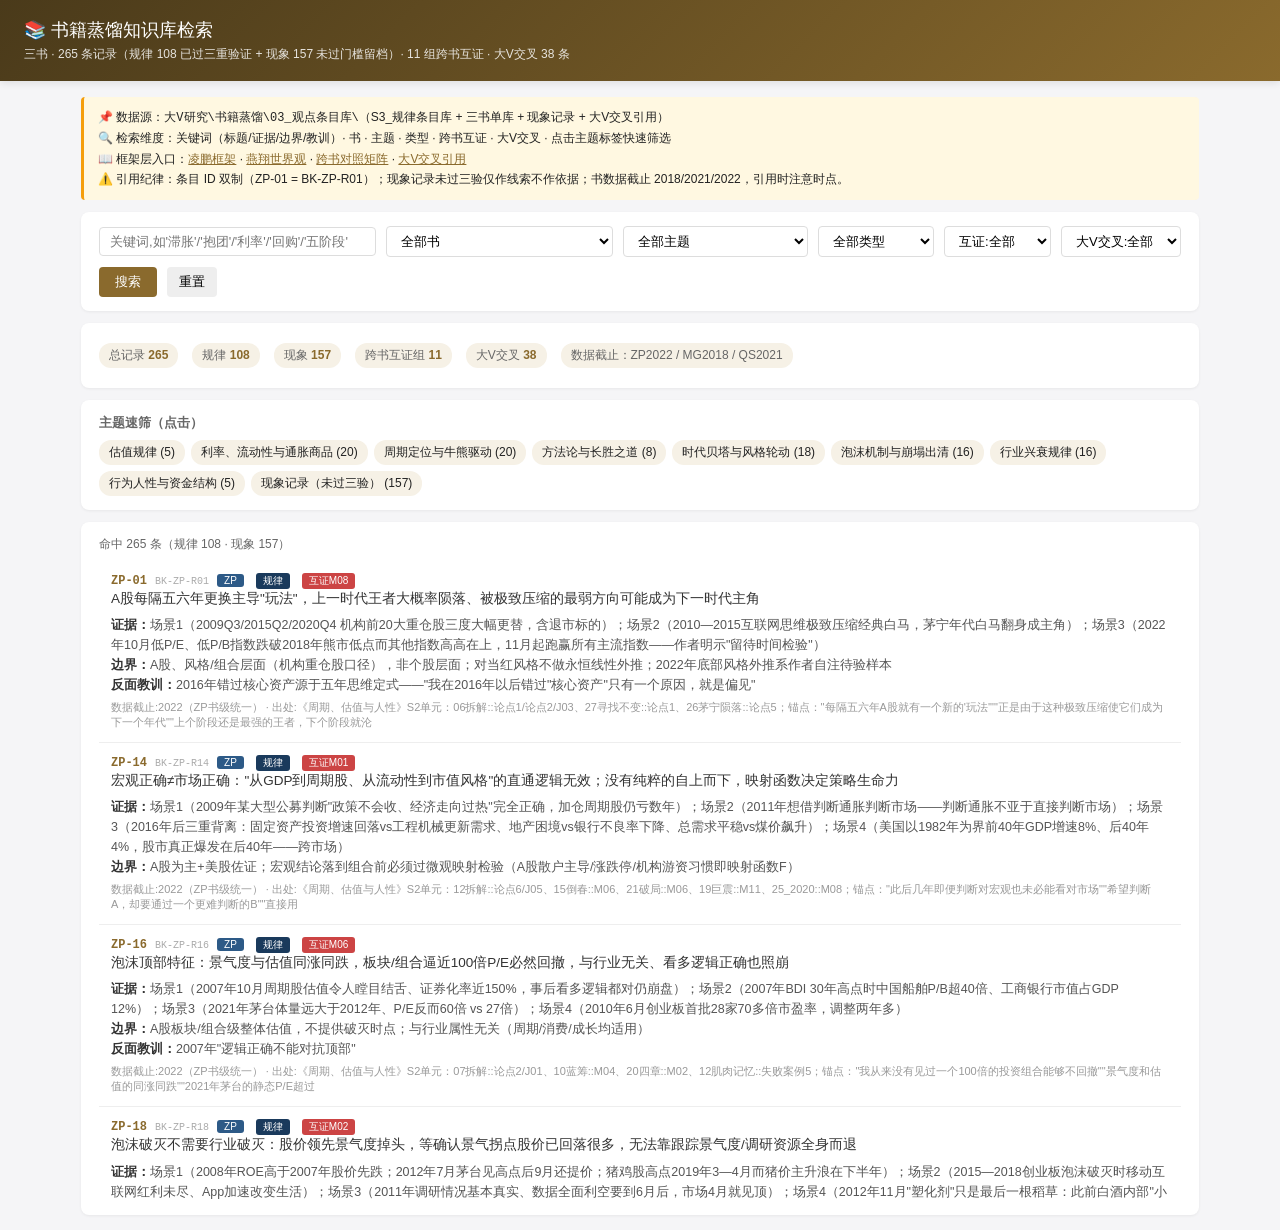
<file: 书籍蒸馏/06_检索页/index.html>
<!DOCTYPE html>
<html lang="zh-CN">
<head>
<meta charset="UTF-8">
<title>书籍蒸馏知识库检索 · v1</title>
<style>
* { box-sizing: border-box; margin: 0; padding: 0; }
body { font-family: -apple-system, "Microsoft YaHei", sans-serif; background: #f5f5f7; color: #222; font-size: 14px; }
header { background: linear-gradient(135deg, #4a3a1a, #8a6a2d); color: #fff; padding: 18px 24px; box-shadow: 0 2px 8px rgba(0,0,0,0.1); }
header h1 { font-size: 18px; font-weight: 500; }
header .sub { font-size: 12px; opacity: 0.85; margin-top: 4px; }
.container { max-width: 1150px; margin: 16px auto; padding: 0 16px; }
.panel { background: #fff; border-radius: 8px; padding: 14px 18px; margin-bottom: 12px; box-shadow: 0 1px 3px rgba(0,0,0,0.06); }
.search-row { display: flex; gap: 10px; flex-wrap: wrap; align-items: center; }
.search-row input, .search-row select { padding: 6px 10px; border: 1px solid #ddd; border-radius: 4px; font-size: 13px; background: #fff; }
.search-row input[type=text] { flex: 1; min-width: 220px; }
.stats { display: flex; gap: 14px; font-size: 12px; color: #666; padding: 6px 0; flex-wrap: wrap; }
.stats .pill { background: #f6f1e6; padding: 4px 10px; border-radius: 12px; }
.stats .pill b { color: #8a6a2d; font-weight: 600; }
.result-list { max-height: 640px; overflow-y: auto; }
.entry { padding: 12px; border-bottom: 1px solid #eee; transition: background 0.15s; }
.entry:hover { background: #fafbfc; }
.entry .head { display: flex; align-items: baseline; gap: 8px; flex-wrap: wrap; }
.entry .id { color: #8a6a2d; font-size: 12px; font-family: monospace; font-weight: 600; }
.entry .bk { color: #aaa; font-size: 10px; font-family: monospace; }
.entry .title { font-size: 13.5px; font-weight: 500; color: #333; line-height: 1.5; }
.tag { display: inline-block; font-size: 10px; padding: 1px 7px; border-radius: 3px; margin-right: 4px; color: #fff; }
.tag.book-ZP { background: #2d5a87; } .tag.book-MG { background: #5a8c5a; } .tag.book-QS { background: #8a5a87; }
.tag.type-R { background: #1a3a5c; } .tag.type-E { background: #aaa; }
.tag.mg { background: #c44; } .tag.xr-i { background: #2a8; } .tag.xr-c { background: #c44; } .tag.xr-m { background: #c84; }
.entry .body { margin-top: 6px; font-size: 12.5px; line-height: 1.6; color: #555; }
.entry .body b { color: #333; font-weight: 600; }
.entry .meta { margin-top: 5px; font-size: 11px; color: #999; }
.tag-cloud { display: flex; gap: 6px; flex-wrap: wrap; margin-top: 8px; }
.tag-cloud .tag-chip { padding: 4px 10px; background: #f6f1e6; border-radius: 12px; cursor: pointer; font-size: 12px; }
.tag-cloud .tag-chip:hover { background: #8a6a2d; color: #fff; }
.tag-cloud .tag-chip.active { background: #4a3a1a; color: #fff; }
.info-banner { background: #fff8e1; border-left: 3px solid #f59e0b; padding: 10px 14px; border-radius: 4px; font-size: 12px; margin-bottom: 12px; line-height: 1.7; }
.info-banner a { color: #8a6a2d; }
.empty { text-align: center; color: #999; padding: 40px; }
mark { background: #ffe9a8; }
</style>
</head>
<body>
<header>
  <h1>📚 书籍蒸馏知识库检索</h1>
  <div class="sub">三书 · 265 条记录（规律 108 已过三重验证 + 现象 157 未过门槛留档）· 11 组跨书互证 · 大V交叉 38 条</div>
</header>
<div class="container">
  <div class="info-banner">
    📌 数据源：<code>大V研究\书籍蒸馏\03_观点条目库\</code>（S3_规律条目库 + 三书单库 + 现象记录 + 大V交叉引用）<br>
    🔍 检索维度：关键词（标题/证据/边界/教训）· 书 · 主题 · 类型 · 跨书互证 · 大V交叉 · 点击主题标签快速筛选<br>
    📖 框架层入口：<a href="../04_框架提炼/S4_框架_周期估值与人性.md">凌鹏框架</a> · <a href="../04_框架提炼/S4_框架_燕翔两本.md">燕翔世界观</a> · <a href="../04_框架提炼/S4_跨书主题对照矩阵.md">跨书对照矩阵</a> · <a href="../03_观点条目库/S3_大V交叉引用.md">大V交叉引用</a><br>
    ⚠️ 引用纪律：条目 ID 双制（ZP-01 = BK-ZP-R01）；现象记录未过三验仅作线索不作依据；书数据截止 2018/2021/2022，引用时注意时点。
  </div>
  <div class="panel">
    <div class="search-row">
      <input type="text" id="q" placeholder="关键词,如'滞胀'/'抱团'/'利率'/'回购'/'五阶段'">
      <select id="bookFilter"><option value="">全部书</option></select>
      <select id="themeFilter"><option value="">全部主题</option></select>
      <select id="typeFilter">
        <option value="">全部类型</option><option value="规律">规律(过三验)</option><option value="现象">现象(留档)</option>
      </select>
      <select id="mgFilter">
        <option value="">互证:全部</option><option value="有">仅跨书互证</option><option value="无">无互证</option>
      </select>
      <select id="xrFilter">
        <option value="">大V交叉:全部</option><option value="印证">印证</option><option value="冲突">冲突</option><option value="互补">互补</option><option value="无">无交叉</option>
      </select>
      <button onclick="doSearch()" style="padding:6px 16px;background:#8a6a2d;color:#fff;border:none;border-radius:4px;cursor:pointer;">搜索</button>
      <button onclick="resetFilter()" style="padding:6px 12px;background:#eee;border:none;border-radius:4px;cursor:pointer;">重置</button>
    </div>
  </div>
  <div class="panel"><div class="stats" id="stats"></div></div>
  <div class="panel">
    <h3 style="font-size:13px;color:#666;margin-bottom:8px;">主题速筛（点击）</h3>
    <div class="tag-cloud" id="themeCloud"></div>
  </div>
  <div class="panel">
    <div id="resultInfo" style="font-size:12px;color:#666;margin-bottom:8px;"></div>
    <div class="result-list" id="results"></div>
  </div>
</div>
<script>
const RECORDS = [{"id": "ZP-01", "bk": "BK-ZP-R01", "book": "周期、估值与人性（凌鹏2022）", "scope": "A股2005-2022", "theme": "时代贝塔与风格轮动", "title": "A股每隔五六年更换主导\"玩法\"，上一时代王者大概率陨落、被极致压缩的最弱方向可能成为下一时代主角", "evidence": "场景1（2009Q3/2015Q2/2020Q4 机构前20大重仓股三度大幅更替，含退市标的）；场景2（2010—2015互联网思维极致压缩经典白马，茅宁年代白马翻身成主角）；场景3（2022年10月低P/E、低P/B指数跌破2018年熊市低点而其他指数高高在上，11月起跑赢所有主流指数——作者明示\"留待时间检验\"）", "source": "《周期、估值与人性》S2单元：06拆解::论点1/论点2/J03、27寻找不变::论点1、26茅宁陨落::论点5；锚点：\"每隔五六年A股就有一个新的'玩法'\"\"正是由于这种极致压缩使它们成为下一个年代\"\"上个阶段还是最强的王者，下个阶段就沦为败寇\"", "cutoff": "2022（ZP书级统一）", "boundary": "A股、风格/组合层面（机构重仓股口径），非个股层面；对当红风格不做永恒线性外推；2022年底部风格外推系作者自注待验样本", "lesson": "2016年错过核心资产源于五年思维定式——\"我在2016年以后错过\"核心资产\"只有一个原因，就是偏见\"", "verify": "①跨场景：过（2009/2015/2020三轮重仓更替+2022低估值反转，跨13年多轮独立）②预测力：过（不对当红抱团风格做永恒外推、把长期最弱风格列入下轮候选）③非常识：过（\"城头变幻大王旗\"的结构节奏+前弱变后强的操作化，超出\"涨多会跌\"）", "used": "未使用（Query回写字段，保持原样）", "mgroup": "M08", "xref": "冲突/互补", "type": "规律"}, {"id": "ZP-02", "bk": "BK-ZP-R02", "book": "周期、估值与人性（凌鹏2022）", "scope": "A股2005-2022", "theme": "周期定位与牛熊驱动", "title": "主流资产兴起遵循\"被冷落—酝酿—共识—调整—再加速\"五阶段，走完五阶段成为\"全民偶像\"时风险即出现", "evidence": "场景1（2003—2007周期股：五朵金花酝酿、998调整、2007\"5·30\"后再加速至蓝筹泡沫）；场景2（2010—2015消费/创业板：2010初露锋芒、2011调整、2012—2013加速；创业板发指数后两年被遗忘、2013异军突起）；场景3（核心资产2017年起步、2019年爆发）", "source": "《周期、估值与人性》S2单元：06拆解::论点3/论点4/J01、06总览::论点3；锚点：\"被冷落、酝酿、共识、调整和再加速\"；金句摘录字段：\"任何一类资产，经过上述五阶段，成为全民偶像，风险也就出现了\"", "cutoff": "2022（ZP书级统一）", "boundary": "A股主流资产级别（指数/主导风格），非个股；用于阶段定位与风险预警，非择时工具", "lesson": "无", "verify": "①跨场景：过（周期股/消费创业板/核心资产三段跨20年独立复现）②预测力：过（可判断任一主流资产所处阶段，共识度极高+再加速时预警而非追入）③非常识：过（五阶段完整路径刻画超出\"涨多会跌\"常识）", "used": "未使用（Query回写字段，保持原样）", "mgroup": "", "xref": "互补", "type": "规律"}, {"id": "ZP-03", "bk": "BK-ZP-R03", "book": "周期、估值与人性（凌鹏2022）", "scope": "A股2005-2022", "theme": "时代贝塔与风格轮动", "title": "资产陨落第三阶段：新王崛起、资金撤出时，便宜不是买入理由，会跌到\"意想不到的低估\"；多年高位回落的\"5年最低\"不算低", "evidence": "场景1（2013—2014创业板崛起使上证综指边缘化，旧资产已有合理性价比仍下跌）；场景2（2012年周期股\"估值5年最低\"争论——此前5至7年处估值高位，2020年估值仅剩2007年10%）；场景3（上证6124→5000为估值自然回落、2008戴维斯双杀、创业板585—4037同路径陨落）", "source": "《周期、估值与人性》S2单元：06拆解::论点5/J02、16正式切换::论点2(2)/J03、06总览::论点4/论点5；锚点：\"明明很便宜，却会进一步下跌\"；金句摘录字段：\"可谓从珠穆朗玛峰下来1000米甚至2000米都不算低。\"", "cutoff": "2022（ZP书级统一）", "boundary": "A股、旧主导风格在新吸金主线崛起期；与ZP-26（低估值有效）的书内边界＝是否存在新吸金主线＋资产是否有底线价值（不破产退市）", "lesson": "无", "verify": "①跨场景：过（上证2013—14边缘化/周期股2012估值争论/两大指数泡沫多路径，不同年代不同资产）②预测力：过（新吸金主线确立期不因低估值接旧资产，可避开2012周期股式阴跌）③非常识：过（与\"便宜就安全\"直觉相反，任务书示例的非常识原型）", "used": "未使用（Query回写字段，保持原样）", "mgroup": "", "xref": "印证", "type": "规律"}, {"id": "ZP-04", "bk": "BK-ZP-R04", "book": "周期、估值与人性（凌鹏2022）", "scope": "A股2005-2022", "theme": "周期定位与牛熊驱动", "title": "存量风格切换三条件：泥沙俱下的暴跌先行、模糊期强势品种复辟纠缠、新旧资产EPS此消彼长，缺一不可；切换是中长期过程，不抢开头", "evidence": "场景1（2010年周期转消费：2009年8月暴跌+2010Q2确立）；场景2（2013年周期转TMT：2011起两年调整+智能手机渗透率拐点+并购）；场景3（2016年核心资产崛起：\"熔断\"先行+供给侧改革EPS缺口）；三次切换均有模糊期强势品种复辟", "source": "《周期、估值与人性》S2单元：12拆解::论点2/论点3/论点4/J01—J03、16拆解::论点6/J07、12肌肉记忆::论点2/论点3/J01/J02；锚点：\"切换前往往出现泥沙俱下的暴跌\"\"大的风格切换是一个中长期过程，错过开头完全无所谓\"\"大跌之后，风格切换\"\"2012年才是真正的切换之年\"", "cutoff": "2022（ZP书级统一）", "boundary": "A股、存量博弈下的风格层面切换；增量资金推动的普涨（如2014年下半年）不适用——那属牛市扩散而非切换", "lesson": "2014年底蓝筹逆袭是\"失败的切换\"（增量普涨、未导致原强势资产下跌、2015年风格马上切回）", "verify": "①跨场景：过（2010/2013/2016三次独立切换跨十年）②预测力：过（等三条件齐备、缺EPS此消彼长即假切换，在\"确立及扩散强化\"阶段重仓参与）③非常识：过（三条件确认机制与反抢跑纪律）", "used": "未使用（Query回写字段，保持原样）", "mgroup": "", "xref": "", "type": "规律"}, {"id": "ZP-05", "bk": "BK-ZP-R05", "book": "周期、估值与人性（凌鹏2022）", "scope": "A股2005-2022", "theme": "周期定位与牛熊驱动", "title": "肌肉记忆两段律：反转初期主力仍是上轮王者；时代切换后旧王者对利好只做递减的\"肌肉记忆式\"反应直至消失——反应递减即\"一个时代的结束\"信号", "evidence": "场景1（2009年货币宽松的反转主力仍是上轮王者周期股）；场景2（2012年一次降准两次降息均无法拉动周期股，市场对货币政策反应时长从一个月→几天→无反应）；场景3（2012年底周期异动只是\"暖场工具\"，估值见底是假象、ROE后续才加速下滑）", "source": "《周期、估值与人性》S2单元：07拆解::论点7/论点8、16拆解::论点2(4)/J04、07周期为王::论点4/论点7、16正式切换::论点2(4)/J04；锚点：金句摘录字段：\"股价仍会做'肌肉记忆式'反应，但大势已去。\"\"这段时间周期股的上涨只不过是暖场工具\"\"肌肉记忆使得反转的主力还是那些周期股\"", "cutoff": "2022（ZP书级统一）", "boundary": "A股、旧主导风格；牛市反转初期（旧王者仍主导）与切换末期（利好失效）方向相反，须先判时代位置再用", "lesson": "2012年底投资者误判周期股\"估值见底\"（民生银行刚要步入10年坏账泥潭）", "verify": "①跨场景：过（2009反转期与2012切换期，同资产不同行情段，机制两翼各有实证）②预测力：过（用旧风格对利好反应时长递减判定风格\"过期\"，不再据此博弈）③非常识：过（政策利好≠风格行情的可操作判别式）", "used": "未使用（Query回写字段，保持原样）", "mgroup": "", "xref": "", "type": "规律"}, {"id": "ZP-06", "bk": "BK-ZP-R06", "book": "周期、估值与人性（凌鹏2022）", "scope": "A股2005-2022", "theme": "行为人性与资金结构", "title": "机构抱团机制链：排名考核→抱团成无奈选择→股民变基民资金闭环自我强化→非抱团股被抽血；认知基础牢固+抱团深使崩塌显著放缓，市场整体性新机会以抱团瓦解为前提", "evidence": "场景1（2016—2020股民变基民、机构拿钱再买重仓股正循环；2020年3673只股票仅54%上涨、中位数涨幅3.3%，而基金中位数收益60%——结构性泡沫反而抽血其他股票）；场景2（2021—2022茅宁陨落远慢于2008（12个月70%）与2015（半年三轮股灾），因认知基础牢固+抱团史无前例）；场景3（398只老基金仅1只连续10年排名前1/2且换过两次基金经理，两年考核制下抱团成无奈选择；机构持仓前10%集中度远超2007、2015）", "source": "《周期、估值与人性》S2单元：22_2017::M06/M08、25_2020::M03/M06、26茅宁陨落::论点3/论点4/论点9/J03/J07；锚点：\"股民变成基民，而机构拿到钱以后再次买入这些股票\"\"反而导致其他股票被进一步抽血\"\"抱团就是一个现实但无奈的选择\"\"最爱的人往往伤你最深\"\"庆父不死，鲁难未已\"", "cutoff": "2022（ZP书级统一）", "boundary": "A股、公募机构主导时代（2016年后）；散户主导或外资/私募主导阶段需修正；深抱团强势股专用", "lesson": "茅宁持续跑输但机构不放弃（\"买IBM亏了是IBM的问题\"），非抱团股被越抽越干、低估值品种无机构跟踪", "verify": "①跨场景：过（抱团形成2016—2020与抱团崩塌2021—2022为不同行情段，另有考核统计独立证据）②预测力：过（深抱团强势股泡沫破裂后勿因跌幅已深轻言见底；新牛市启动前确认抱团已瓦解）③非常识：过（\"好前提崩塌伤害更深+抱团延缓出清\"非常识）", "used": "未使用（Query回写字段，保持原样）", "mgroup": "", "xref": "互补", "type": "规律"}, {"id": "ZP-07", "bk": "BK-ZP-R07", "book": "周期、估值与人性（凌鹏2022）", "scope": "A股2005-2022", "theme": "时代贝塔与风格轮动", "title": "一切成长皆为周期：没有永恒的赛道只有永恒的周期思维，用行业周期长度参数（猪3—5年/白酒约10年/银行约20年）校准预期", "evidence": "场景1（周期长度参数：猪周期平均3—5年一轮、白酒2000年起两轮、银行90年代至今仅1.5个周期）；场景2（三阶段主角均走完同一周期过程：周期股去产能10年才迎第二春、互联网红利2021年见顶、新能源\"最景气那几年积累的产能注定厮杀\"）", "source": "《周期、估值与人性》S2单元：28三个不变::论点1/论点3/J01、12肌肉记忆::论点7（部分）；锚点：\"一切成长皆为周期\"\"盛世堆积的产能成为一种负担\"", "cutoff": "2022（ZP书级统一）", "boundary": "行业层面周期定位与预期校准；不提供择时点位；对\"渗透率叙事\"类成长赛道尤为适用", "lesson": "无", "verify": "①跨场景：过（猪/白酒/银行/周期股/互联网/新能源多行业独立样本）②预测力：过（对任何\"成长赛道\"先定位周期位置、不承认永恒赛道）③非常识：过（\"永恒赛道\"叙事恰是泡沫期主流）", "used": "未使用（Query回写字段，保持原样）", "mgroup": "", "xref": "印证", "type": "规律"}, {"id": "ZP-08", "bk": "BK-ZP-R08", "book": "周期、估值与人性（凌鹏2022）", "scope": "A股2005-2022", "theme": "时代贝塔与风格轮动", "title": "经典成长股是正股、赛道成长股是衍生品：经典成长崩溃则赛道成长危险；经典成长估值有天花板，渗透率赛道估值无天花板", "evidence": "场景1（2009.7—2015.12\"先消费后赛道\"轮动验证结构关系）；场景2（2016.2—2021.12同构再现：经典消费稳定性溢价不能太离谱，风险偏好提升期找到渗透率赛道就炒成泡沫）", "source": "《周期、估值与人性》S2单元：13三章::M02/M03；锚点：\"一旦经典成长股开始崩溃，赛道成长股也就危险了\"\"这类品种由于是新兴事物，估值没有天花板\"", "cutoff": "2022（ZP书级统一）", "boundary": "A股、消费/成长风格内部结构；泡沫期与出清期适用，无赛道成长股的环境不适用", "lesson": "无", "verify": "①跨场景：过（两轮独立年代2009—2015与2016—2021同构复现）②预测力：过（用正股状态预警赛道泡沫的脆弱性）③非常识：过（成长股内部的传导结构）", "used": "未使用（Query回写字段，保持原样）", "mgroup": "", "xref": "", "type": "规律"}, {"id": "ZP-09", "bk": "BK-ZP-R09", "book": "周期、估值与人性（凌鹏2022）", "scope": "A股2005-2022", "theme": "时代贝塔与风格轮动", "title": "构建组合的主要依据是商业模式、产业周期和估值（而非宏观与市场判断）；长期稳定掘取消费者剩余的行业优于TMT/军工/科技", "evidence": "场景1（中信29行业2004—2021平均ROE排序：\"价值陷阱\"的银行居前、市场追捧的TMT/军工/科技居末；美国百年银行业平均ROE也有10%）；场景2（美股必需消费品仅1966—1972、1980—1992两个年代跑赢，1992年后近30年未跑赢指数——\"永恒赛道\"两方向都被证伪）；场景3（茅台2013—2016逆境跌60%但起点静态P/E仅27倍）", "source": "《周期、估值与人性》S2单元：12拆解::论点7/J08/J09、14切换::M16/M17、28三个不变::论点7；锚点：\"那到底什么才是构建组合的主要依据？我认为是商业模式、产业周期和估值\"\"必需消费品只有两个年代跑赢\"\"只有这样才不至于犯时代性的错误\"\"把握周期、重视估值、控制人性\"", "cutoff": "2022（ZP书级统一）", "boundary": "行业长期配置层面；A股+美股互证；非个股选择、非择时工具", "lesson": "无", "verify": "①跨场景：过（A股18年行业排序+美股跨市场百年+个案三重独立）②预测力：过（行业选择三因子排序框架，\"周期思维优于赛道思维\"）③非常识：过（银行ROE居前/TMT居末反市场直觉）", "used": "未使用（Query回写字段，保持原样）", "mgroup": "", "xref": "印证/互补", "type": "规律"}, {"id": "ZP-10", "bk": "BK-ZP-R10", "book": "周期、估值与人性（凌鹏2022）", "scope": "A股2005-2022", "theme": "时代贝塔与风格轮动", "title": "传统行业成熟期/周期轮回收益巨大：确定性提升可下重注（收益=仓位×概率×空间），收益率不比\"时代的贝塔\"差；周期股回归模式各异，勿执着上一波印记", "evidence": "场景1（2020航运13年调整后王者归来、2021—2022煤炭供给收缩价格爆发，收益率动辄几倍）；场景2（三一2016年后周期波动小但份额+替换需求+出口叠加估值双升仍10倍；巴菲特2016年看清后重仓苹果赚千亿）；场景3（2016年白酒全行业\"第二春\"引发核心资产回归）；场景4（美股70年周期股三次兴盛、银行七轮周期约每10年一次——跨市场佐证）", "source": "《周期、估值与人性》S2单元：20四章::M06/M08/M10/M11、21破局::M05/M07/M08、12拆解::J08；锚点：\"越来越多的传统周期股回归，收益率动辄几倍\"\"仓位乘以概率再乘以空间才是最终的收益来源\"\"周期股回归有不同的模式，看看美股70年的历史也是如此\"\"过往70年，周期股（工业品和资源品）曾有三次兴盛\"；金句摘录字段：\"在此之前很少有行业能够迎来\"第二春\"\"", "cutoff": "2022（ZP书级统一）", "boundary": "行业出清后的\"剩者\"与成熟行业龙头；A股+美股；回归与GDP或总需求扩张无关（模式各异）", "lesson": "无", "verify": "①跨场景：过（航运/煤炭/三一/白酒/美股多资产多年代）②预测力：过（对成熟行业剩者给确定性溢价、敢于重注，破除\"空间不大\"偏见）③非常识：过（与A股\"追新\"主流偏好相反）", "used": "未使用（Query回写字段，保持原样）", "mgroup": "", "xref": "印证", "type": "规律"}, {"id": "ZP-11", "bk": "BK-ZP-R11", "book": "周期、估值与人性（凌鹏2022）", "scope": "A股2005-2022", "theme": "时代贝塔与风格轮动", "title": "时代贝塔识别：必须是日常生活中随处可见、有渗透率支撑的大级别行情，观察身边就不会错过；纯正标的迟早出现，不必抢概念", "evidence": "场景1（2013影视手游：时代变化一定在A股表达，大级别时代贝塔观察身边不会错过）；场景2（2013传媒手游先少后多、2014新能源先炒概念、2019渗透率超5%才聚焦宁德时代）；场景3（住房1998年开始2003年才爆发、新能源汽车2009/2014都炒过；区块链/元宇宙/ChatGPT不用急着介入）；场景4（1996小家电、2005汽车地产、2012移动互联网——新事物缺乏历史参照、估值容易失控）", "source": "《周期、估值与人性》S2单元：17成长::M02/M03/M04、20四章::M09、05之前::M06；锚点：\"大级别的时代的贝塔只要观察身边就不会错过\"\"如果真是一个时代的贝塔，万众瞩目，股票标的迟早会出现\"\"对于渗透率过低、商业模式还很不稳定的事物\"\"过往的景气度和估值参考意义不大\"", "cutoff": "2022（ZP书级统一）", "boundary": "大级别产业趋势（渗透率约5%以上量级）；A股主题炒作环境；渗透率过低、商业模式不稳阶段不适用", "lesson": "无", "verify": "①跨场景：过（影视手游/新能源/住房/区块链等多案例跨年代）②预测力：过（用\"身边可见度+渗透率\"过滤主题炒作，避免过早介入与错过真行情）③非常识：过（\"怕错过\"心理的对症解法）\n\n## 二、方法论的环境依赖", "used": "未使用（Query回写字段，保持原样）", "mgroup": "", "xref": "互补", "type": "规律"}, {"id": "ZP-12", "bk": "BK-ZP-R12", "book": "周期、估值与人性（凌鹏2022）", "scope": "A股2005-2022", "theme": "方法论与长胜之道", "title": "方法论依赖宏观环境：宏观波动放大时投资时钟有效，波动收敛后失效绝迹", "evidence": "场景1（2005—2011投资时钟一统天下、2009年完美应用）；场景2（2012—2019中国经济波动收敛、既无通胀也无通缩，时钟不转）；场景3（2013—2016股债轮动与投资时钟完全背离）；场景4（2013年后投资时钟绝迹，小盘股策略等多年有效规律被打破）", "source": "《周期、估值与人性》S2单元：07拆解::论点10/J05、13三章::M06、06拆解::论点6/J04、18逆袭::M07、06总览::论点6、07周期为王::论点10；锚点：\"既无通胀也无通缩，时钟不转了，效果自然就没了\"\"并非所有的大类资产轮动都可以被\"投资时钟\"解释\"\"2013年以后由于宏观波动的收敛，投资时钟绝迹江湖\"\"随着宏观波动的收敛，投资时钟的适用性大大降低\"", "cutoff": "2022（ZP书级统一）", "boundary": "宏观波动放大期（通胀/通缩明显）有效；波动收敛期失效；中国2012—2019即失效样本", "lesson": "作者2009年前7个月靠时钟\"如有神助\"、8月大跌后方法突然失效、此后判断长期错误", "verify": "①跨场景：过（有效期与失效期对照+股债背离段，跨机制两态）②预测力：过（先判断宏观波动状态，再决定是否启用时钟/轮动框架）③非常识：过（\"鼎盛方法论随环境失效\"的条件化元认识）", "used": "未使用（Query回写字段，保持原样）", "mgroup": "", "xref": "", "type": "规律"}, {"id": "ZP-13", "bk": "BK-ZP-R13", "book": "周期、估值与人性（凌鹏2022）", "scope": "A股2005-2022", "theme": "方法论与长胜之道", "title": "规律被全市场普及后衰减失效，被遗忘后可能复活；简单学习效应形似神不似", "evidence": "场景1（春季躁动2012年实战有效、2015年底全市场关注后酿成惨剧、近年越来越不明显）；场景2（2014年底行情留下\"切换不如死守\"的简单记忆，形似神不似随时间淡去）；场景3（逃顶经验和技巧\"随着学习效应的扩散最终会失效\"）", "source": "《周期、估值与人性》S2单元：09牛市::M02、18逆袭::M04、12拆解::论点8、06拆解::失败案例2；锚点：\"等到全市场遗忘，可能又会有效\"\"这种简单的学习，没有理解其本质，形似神不似\"", "cutoff": "2022（ZP书级统一）", "boundary": "A股、可被学习复制的行为类规律（日历效应/技术套路/博弈记忆）；基本面类规律衰减较慢", "lesson": "2015年底作者按春季躁动规律操作酿成惨剧", "verify": "①跨场景：过（春季躁动/死守记忆/逃顶术三类规律、三个时段独立）②预测力：过（评估任一有效规律的\"拥挤度\"，普及度极高时降低其权重）③非常识：过（规律本身有生命周期）", "used": "未使用（Query回写字段，保持原样）", "mgroup": "", "xref": "", "type": "规律"}, {"id": "ZP-14", "bk": "BK-ZP-R14", "book": "周期、估值与人性（凌鹏2022）", "scope": "A股2005-2022", "theme": "周期定位与牛熊驱动", "title": "宏观正确≠市场正确：\"从GDP到周期股、从流动性到市值风格\"的直通逻辑无效；没有纯粹的自上而下，映射函数决定策略生命力", "evidence": "场景1（2009年某大型公募判断\"政策不会收、经济走向过热\"完全正确，加仓周期股仍亏数年）；场景2（2011年想借判断通胀判断市场——判断通胀不亚于直接判断市场）；场景3（2016年后三重背离：固定资产投资增速回落vs工程机械更新需求、地产困境vs银行不良率下降、总需求平稳vs煤价飙升）；场景4（美国以1982年为界前40年GDP增速8%、后40年4%，股市真正爆发在后40年——跨市场）", "source": "《周期、估值与人性》S2单元：12拆解::论点6/J05、15倒春::M06、21破局::M06、19巨震::M11、25_2020::M08；锚点：\"此后几年即便判断对宏观也未必能看对市场\"\"希望判断A，却要通过一个更难判断的B\"\"直接用宏观推断微观，太过粗糙\"\"缺乏微观基础的\"自上而下\"是没有生命力的\"\"股市和经济的走势并非亦步亦趋\"", "cutoff": "2022（ZP书级统一）", "boundary": "A股为主+美股佐证；宏观结论落到组合前必须过微观映射检验（A股散户主导/涨跌停/机构游资习惯即映射函数F）", "lesson": "无", "verify": "①跨场景：过（2009公募/2011通胀/2016—20三重背离/美国40年对照，四组独立）②预测力：过（可避开\"宏观对的死仓\"）③非常识：过（专业投资者最常犯的直通错误）", "used": "未使用（Query回写字段，保持原样）", "mgroup": "M01", "xref": "印证", "type": "规律"}, {"id": "ZP-15", "bk": "BK-ZP-R15", "book": "周期、估值与人性（凌鹏2022）", "scope": "A股2005-2022", "theme": "利率、流动性与通胀商品", "title": "流动性是加速器而非启动机：宏观/微观流动性指标均无法预判行情拐点，只作解释不作前瞻", "evidence": "场景1（M1/M2/社融与股指相关性不强，2007年10月基金发行阶段高点后充裕资金未能推动市场）；场景2（A股短期爆发不需要增量资金，场内换手率提升、两融增加即可）；场景3（2007年流动性推大盘蓝筹、2015年银行资金推小盘、2020年推茅宁——市场主流是什么资金就推什么）；场景4（2020年基金发行量翻几番属微观流动性，但它是同步甚至滞后指标）", "source": "《周期、估值与人性》S2单元：09牛市::M08、14切换::M08、17成长::M15、25_2020::M03；锚点：\"无法预判！\"\"很多时候，A股的短期爆发真不需要增量资金\"\"资金永远是加速器而不是启动机\"\"微观流动性是同步甚至滞后指标，无法提前推断布局\"", "cutoff": "2022（ZP书级统一）", "boundary": "A股常规流动性环境；不适用于极端央行行为（无限QE，见现象记录）", "lesson": "2020年靠抱团资金大获其利者多难逃2021—2022年厄运（盈亏同源）", "verify": "①跨场景：过（2007/2015/2020三段+指标相关性检验）②预测力：过（不据资金流向构建组合，资金指标只作解释）③非常识：过（\"放水就涨\"的流行认知被否定）\n\n## 三、泡沫", "used": "未使用（Query回写字段，保持原样）", "mgroup": "", "xref": "", "type": "规律"}, {"id": "ZP-16", "bk": "BK-ZP-R16", "book": "周期、估值与人性（凌鹏2022）", "scope": "A股2005-2022", "theme": "泡沫机制与崩塌出清", "title": "泡沫顶部特征：景气度与估值同涨同跌，板块/组合逼近100倍P/E必然回撤，与行业无关、看多逻辑正确也照崩", "evidence": "场景1（2007年10月周期股估值令人瞠目结舌、证券化率近150%，事后看多逻辑都对仍崩盘）；场景2（2007年BDI 30年高点时中国船舶P/B超40倍、工商银行市值占GDP 12%）；场景3（2021年茅台体量远大于2012年、P/E反而60倍 vs 27倍）；场景4（2010年6月创业板首批28家70多倍市盈率，调整两年多）", "source": "《周期、估值与人性》S2单元：07拆解::论点2/J01、10蓝筹::M04、20四章::M02、12肌肉记忆::失败案例5；锚点：\"我从来没有见过一个100倍的投资组合能够不回撤\"\"景气度和估值的同涨同跌\"\"2021年茅台的静态P/E超过60倍令人瞠目结舌\"", "cutoff": "2022（ZP书级统一）", "boundary": "A股板块/组合级整体估值，不提供破灭时点；与行业属性无关（周期/消费/成长均适用）", "lesson": "2007年\"逻辑正确不能对抗顶部\"", "verify": "①跨场景：过（2007周期/2021消费/2010创业板，跨资产跨年代）②预测力：过（板块整体估值逼近极端区即进入泡沫区，可不猜破灭时点但承认回撤必然）③非常识：过（基点\"估值太高会跌\"近常识，靠\"与行业无关、看多逻辑对也照崩\"的普适性过验）", "used": "未使用（Query回写字段，保持原样）", "mgroup": "M06", "xref": "印证", "type": "规律"}, {"id": "ZP-17", "bk": "BK-ZP-R17", "book": "周期、估值与人性（凌鹏2022）", "scope": "A股2005-2022", "theme": "泡沫机制与崩塌出清", "title": "不存在\"既享受泡沫又能全身而退\"的方法：泡沫可知级别、可知必灭、不知何时灭，故无法参与；避损只能靠泡沫中克制", "evidence": "场景1（对抗（爱因霍恩/罗伯逊）、顺从（牛顿/德鲁肯米勒）、无视（巴菲特）三途各有下场——\"三个知道、一个不知道\"）；场景2（写入操作备忘录的均线逃顶术在\"股灾\"中因停牌、限制空头而全军覆没）；场景3（2013年基本面判断正确（影视手游个股无参与价值）但股票两年涨十几倍）；场景4（2020年3月初看空，市场高位横盘四个月后又再拉升、此后才崩盘——尾声时间与幅度都超预期）", "source": "《周期、估值与人性》S2单元：10蓝筹::M06/M07、19巨震::M02、12拆解::论点8/J06、17成长::M01、25_2020::M02；锚点：\"这世界上没有一种既可以享受泡沫，又可以全身而退的方法\"\"根本就没有一种\"既享受泡沫又能逃顶\"的方法\"\"这种判断很正确，但在那两年这些股票还是涨了十几倍\"\"这世界没有一种既享受又不付出的模式\"\"我们深知泡沫的尾声会很极致，时间和幅度都会超出预期\"", "cutoff": "2022（ZP书级统一）", "boundary": "大级别泡沫（板块/指数级）；\"何时破灭不可知\"作为决策前提，靠仓位克制与冗余避险", "lesson": "2009年8月、2015年6月顶部均符合经典形态，但\"鱼尾多刺\"，高手在鱼尾和下跌中段亏钱", "verify": "①跨场景：过（多轮泡沫×多种策略立场独立样本）②预测力：过（放弃逃顶依赖、看空正确仍预留尾段再拉升的仓位冗余）③非常识：过（\"知道不知道什么\"的认知分层）", "used": "未使用（Query回写字段，保持原样）", "mgroup": "", "xref": "互补", "type": "规律"}, {"id": "ZP-18", "bk": "BK-ZP-R18", "book": "周期、估值与人性（凌鹏2022）", "scope": "A股2005-2022", "theme": "周期定位与牛熊驱动", "title": "泡沫破灭不需要行业破灭：股价领先景气度掉头，等确认景气拐点股价已回落很多，无法靠跟踪景气度/调研资源全身而退", "evidence": "场景1（2008年ROE高于2007年股价先跌；2012年7月茅台见高点后9月还提价；猪鸡股高点2019年3—4月而猪价主升浪在下半年）；场景2（2015—2018创业板泡沫破灭时移动互联网红利未尽、App加速改变生活）；场景3（2011年调研情况基本真实、数据全面利空要到6月后，市场4月就见顶）；场景4（2012年11月\"塑化剂\"只是最后一根稻草：此前白酒内部\"小酒\"先涨不动、7月连小酒都涨不动、9月3日茅台停牌提价复牌大涨而他股悉数下跌）", "source": "《周期、估值与人性》S2单元：10蓝筹::M06(2)/M09、16拆解::论点9/J09、21破局::M09、15倒春::M07、16正式切换::论点9/J09；锚点：\"理性的投资还是要考虑性价比、考虑估值\"\"单一事件并非当年白酒股下跌的核心原因\"\"泡沫往往在行业一切安好的时候就已经破灭\"\"迷信资源而不相信常识，最终会吃大亏\"", "cutoff": "2022（ZP书级统一）", "boundary": "A股、兴盛多年行业的顶部区域；不适用于出清后的底部；顶部识别看内部轮动衰竭（龙头提价而板块不涨、\"小弟\"先涨不动）而非单一事件", "lesson": "无", "verify": "①跨场景：过（2008周期/2012白酒/2015创业板/2011调研依赖，四场景独立）②预测力：过（不依赖景气跟踪/调研设定卖点，改用估值与位置设定）③非常识：过（\"行业还好好的怎么会跌\"的直觉是错的）", "used": "未使用（Query回写字段，保持原样）", "mgroup": "M02", "xref": "冲突", "type": "规律"}, {"id": "ZP-19", "bk": "BK-ZP-R19", "book": "周期、估值与人性（凌鹏2022）", "scope": "A股2005-2022", "theme": "泡沫机制与崩塌出清", "title": "长期景气导致产能建设过度：聚焦需求端忽视供给端，产能释放撞上需求放缓致供需失衡；需求端故事必须叠加供给端分析", "evidence": "场景1（2007年周期股崩盘因素——城镇化论据都聚焦需求、忽视供给，之后供给侧改革才缓解）；场景2（2012年周期股盛世堆积产能的缓慢释放与2014—2015基本面恶化直接相关）；场景3（中国必需消费品资本开支占比2017—2021年大幅提升，正对应其牛市）；场景4（供需时间差机理：渗透率快升催生泡沫→渗透率放缓杀估值、竞争加剧→前期资本开支变产能→价格战去产能，周期股全过程10年、新能源\"最景气那几年积累的产能注定厮杀\"）", "source": "《周期、估值与人性》S2单元：10蓝筹::M08、16拆解::论点2(1)/J02、16正式切换::论点2(1)/J02、28三个不变::论点2/论点3；锚点：\"长期景气导致产能建设过度\"\"盛世堆积的产能成为一种负担\"\"需求释放的斜率和产能供给\"", "cutoff": "2022（ZP书级统一）", "boundary": "制造业/周期属性行业；轻资产行业弱适用；\"故事为真也拦不住下跌\"", "lesson": "2012年买周期股四大理由（城镇化等需求端故事）全失效", "verify": "①跨场景：过（2007周期/2012周期/2017—21消费/新能源机理推演，多案例跨年代）②预测力：过（判断长牛行业风险先查产能/资本开支投放节奏；渗透率放缓+在建产能集中释放期回避）③非常识：过（大众叙事几乎全部需求端）", "used": "未使用（Query回写字段，保持原样）", "mgroup": "", "xref": "印证", "type": "规律"}, {"id": "ZP-20", "bk": "BK-ZP-R20", "book": "周期、估值与人性（凌鹏2022）", "scope": "A股2005-2022", "theme": "泡沫机制与崩塌出清", "title": "泡沫出清幅度标准：代表性指数泡沫破灭跌幅常态70%起，跌70%大概率出清、机会开始大于风险；恐慌低位下注风险小于反弹确认后追高", "evidence": "场景1（2008年A股一年跌70%、很多行业跌80%；上证998—6124与创业板585—4037两大泡沫均跌超70%，出清后再涨近新高）；场景2（2018年创业板三年半跌70%；对照美日港台主流指数熊市鲜有跌超70%——仅1973—74恒生、1929—33道指、1990—92台湾、2000—02纳指四个罕见泡沫）；场景3（中概金龙指数跌77%、恒科72%、纳指2000—2002跌78%，后自2022.10.24反弹一度80%；前提\"基于产业的浪潮即便巨幅泡沫也不会推倒重来\"）", "source": "《周期、估值与人性》S2单元：11次贷::M07、13三章::M04/M05、15倒春::M09、07拆解::论点3、19巨震::M06、21破局::M09、07周期为王::论点2/J01、23_2018::M07、26茅宁陨落::论点1/J01/J04；锚点：\"泡沫破灭往往先跌一半，反弹一段时间再跌一半\"\"只要指数下跌了70%，泡沫也基本出清，机会开始大于风险\"\"创业板指数在三年半内跌掉70%，绝对算出清\"\"代表性指数跌幅超过70%时泡沫大概率已出清\"\"高手死在半山腰\"\"泡沫崩溃，绝对不是三个月、50%就能结束\"", "cutoff": "2022（ZP书级统一）", "boundary": "代表性指数且基于真实产业浪潮的泡沫（巨幅泡沫也不推倒重来）；纯题材庄股、个股不适用；A股+美股/港股互证", "lesson": "科网教训——2001.9.21纳指已跌71.8%（1423点）不敢买，反弹50%后重仓入场，最终低点1114点损失很大", "verify": "①跨场景：过（A股两大泡沫+2018创业板+中概/恒科/纳指跨市场）②预测力：过（代表性产业泡沫指数跌70%附近分批贪婪、勿等右侧追高）③非常识：过（老股民常在腰斩处抄底；\"常态70%起\"超出一般经验）", "used": "未使用（Query回写字段，保持原样）", "mgroup": "", "xref": "", "type": "规律"}, {"id": "ZP-21", "bk": "BK-ZP-R21", "book": "周期、估值与人性（凌鹏2022）", "scope": "A股2005-2022", "theme": "泡沫机制与崩塌出清", "title": "泡沫破灭主跌段不抄底、中途减仓也救不了结局：半山腰抄底与顶部买入亏损差别不大", "evidence": "场景1（2008年100元跌到20元的股票，50元抄底\"别人亏80%，你亏60%，差别并不大\"）；场景2（2008年4月两家机构一加仓一减仓，跌到1664点结果一样）；场景3（2001年纳指反弹确认后追高者最终损失更大——见ZP-20反面教训，跨市场）", "source": "《周期、估值与人性》S2单元：07拆解::论点3/J02、11次贷::M01、07周期为王::论点3/J02；锚点：\"在这个下跌的过程中，千万不能抄底\"\"跌到1664点，结果是一样的\"", "cutoff": "2022（ZP书级统一）", "boundary": "泡沫破灭主跌段（A浪及C浪）；与ZP-24方向相反（底部出清区应主动买套）——边界在是否满足出清证据群", "lesson": "无", "verify": "①跨场景：过（2008多案例+2001纳指跨市场）②预测力：过（识别主跌段后放弃中途博反弹，把精力留给出清后）③非常识：过（与\"跌这么多了可以抄底\"的直觉相反）\n\n## 四、熊市与出清", "used": "未使用（Query回写字段，保持原样）", "mgroup": "", "xref": "", "type": "规律"}, {"id": "ZP-22", "bk": "BK-ZP-R22", "book": "周期、估值与人性（凌鹏2022）", "scope": "A股2005-2022", "theme": "泡沫机制与崩塌出清", "title": "熊市呈三波杀跌结构（杀估值—戴维斯双杀—尾部信仰崩塌），第三波时间漫长；主跌发生在忧患缓解之后；反弹中边缘品种涨幅远大于老龙头＝反弹非反转", "evidence": "场景1（2011年第三波杀跌由重庆啤酒11个跌停带崩小盘股——尾部极端事件）；场景2（2011年通胀7月见顶、11月底降准，上半年忧患时没怎么跌、下半年担忧缓解时主跌来临；2008、2012、2018年5月、美国2008/2022类似）；场景3（茅指数三波：2021年第一波快速突然、第二波幅度更大伴随基本面恶化（成分股跌50%以上）、2022年7月起第三波信仰崩塌漫长）；场景4（2022年储能涨幅远超宁德时代、类似2021年3—5月边缘消费医药股创新高——边缘领涨即反弹）", "source": "《周期、估值与人性》S2单元：15倒春::M04/M08、11次贷::M03、26茅宁陨落::论点6/J06；锚点：\"熊市尾部往往会出现一些极端事件导致情绪崩盘\"\"反而在下半年一切担忧有所缓解的时候主跌来临了\"\"任何一个大熊市的结束或者大牛市的开启往往需要最后一跌\"\"一般而言第三波杀跌的时间会很漫长\"", "cutoff": "2022（ZP书级统一）", "boundary": "A股大级别熊市（含机构抱团股三波结构）；小级别调整不适用；\"边缘领涨=反弹\"用于熊市反弹辨识与减仓", "lesson": "2021年3月茅指数第一波后习惯性买\"牛回头\"者随后承受第二波", "verify": "①跨场景：过（2008/2011/2018/2021—22多轮独立熊市）②预测力：过（熊市阶段计数定位+警惕\"利好出尽式\"主跌+边缘领涨反弹减仓）③非常识：过（\"担忧缓解才是主跌\"\"边缘领涨=反弹\"反直觉）", "used": "未使用（Query回写字段，保持原样）", "mgroup": "", "xref": "", "type": "规律"}, {"id": "ZP-23", "bk": "BK-ZP-R23", "book": "周期、估值与人性（凌鹏2022）", "scope": "A股2005-2022", "theme": "泡沫机制与崩塌出清", "title": "A股阴跌型出清一般需要三年，期间的降息降准、经济企稳等利好不改变出清趋势", "evidence": "场景1（周期股2010—2012三年下跌：其间两次降息一次降准、2012年9月后经济明显企稳仍让位成长）；场景2（创业板2016—2018也是三年）；对照快速下跌型（2008、2015股灾）几个月腰斩", "source": "《周期、估值与人性》S2单元：07拆解::论点6/J03、07周期为王::论点6/J03；锚点：\"一般都是三年\"\"经历三年才可以彻底出清\"", "cutoff": "2022（ZP书级统一）", "boundary": "A股阴跌型出清（无流动性危机的缓慢出清）；快速崩塌型（2008/2015股灾）不适用；\"利好不抢跑\"纪律", "lesson": "无", "verify": "①跨场景：过（周期股与创业板两独立样本，不同年代不同资产）②预测力：过（阴跌市持币时长预期、防止中途抄底）③非常识：过（\"三年\"的具体时标与利好无效判断）", "used": "未使用（Query回写字段，保持原样）", "mgroup": "", "xref": "", "type": "规律"}, {"id": "ZP-24", "bk": "BK-ZP-R24", "book": "周期、估值与人性（凌鹏2022）", "scope": "A股2005-2022", "theme": "泡沫机制与崩塌出清", "title": "极端出清后机会大于风险：利好全面失效的缩量阴跌、估值历史极值、月度连阴极值统计多证据共振即历史级机遇；底部区域主动买\"套\"、不做测试—止损", "evidence": "场景1（2001年2245到2005年998跌4年，最后300点后市场几无完人）；场景2（2008年Q4债券受追捧、权益无人问津；1664点人人成宏观专家判断\"百年一遇\"）；场景3（2012年5—11月一次降准两次降息、汇金购入、IPO暂停、经济企稳仍阴跌至1949.6点，12月反转开启牛市）；场景4（2018年9月中旬建仓遭10月绝杀近10%回撤、事后仍认可——主动买\"套\"；年底不做测试止损全程享受2019Q1，朋友沿用2015年做法止损两次后在启动前减仓）；场景5（A股所有指数月度连阴统计：六连阴历史仅三次，2018年中小盘七连阴全球罕见）", "source": "《周期、估值与人性》S2单元：08熊市::M01、11次贷::M04/M05、16拆解::论点8/J06、23_2018::M03/M04/M06/M08/M09/M11/M13、16正式切换::论点8；锚点：\"\"跌多了也会涨\"才是硬道理\"\"在最不应该放弃的时候放弃\"\"该买的时候不买，就是不称职\"\"熊市跌掉的不仅是净值和钱财，更多的是信心和憧憬\"\"这最后的下跌还是不应该躲避，而应该主动买'套'\"\"在一个我认可的'绝对低位'建立适当头寸\"\"六连阴的只有三次\"\"商誉计提只是一项会计处理，是一次性的损失\"\"如果这一次不一样，那我们做什么都无用\"", "cutoff": "2022（ZP书级统一）", "boundary": "A股、多证据共振（利好失效+估值极值+连阴统计）下的历史级底部；中继反弹不适用；一次性会计处理（如商誉计提）不掩极值", "lesson": "2012年11月底预判2013年1月上涨、市场提前三天启动却狂妄看空错过牛市起点；2018年底创业板胜率赔率俱佳因信心被侵蚀涨50%即了结", "verify": "①跨场景：过（2005/2008/2012/2018四轮独立底部）②预测力：过（出清信号群识别+主动买套+拒绝测试止损的仓位纪律）③非常识：过（连阴统计+利好失效共振的操作化，超出\"别人恐惧我贪婪\"口号）", "used": "未使用（Query回写字段，保持原样）", "mgroup": "", "xref": "印证", "type": "规律"}, {"id": "ZP-25", "bk": "BK-ZP-R25", "book": "周期、估值与人性（凌鹏2022）", "scope": "A股2005-2022", "theme": "行为人性与资金结构", "title": "顶部和底部必有\"伟大的故事\"，那是情绪作祟；信故事不如信周期、估值和常识", "evidence": "场景1（2007年10月\"黄金10年\"、2008年10月\"百年一遇金融危机\"、2015年\"移动互联改变人生\"、2018年底\"中美再也回不去\"、2021年2月\"永恒赛道\"）；场景2（2011年\"刘易斯拐点/成本地平线\"式通胀解读，实际那轮通胀仅16个月）；场景3（2016年债灾——债券牛市与基本面关系不大，编故事追入者被套高点）；场景4（雄文陷阱：卖方集体研究断言中国杠杆率最晚2013年集中爆发未应验、人口红利拐点测算因数据源不同从2008到2020年都有——数据偏差可颠覆结论）", "source": "《周期、估值与人性》S2单元：10蓝筹::M05、15倒春::M01、21破局::M04、08熊市::M01、28三个不变::论点6、23_2018::M10、16正式切换::论点9；锚点：\"相信故事还不如相信最基本的周期、估值和常识\"\"通胀在任何时间、任何地点都只是货币现象\"\"债券泡沫严重脱离基本面，是正常的回归而已\"\"都不是认知的问题，而是对人性的掌控不足\"\"恐慌并不比狂热更理性\"\"估值低就包含了很多悲观的预期，就要'贪婪'一些\"", "cutoff": "2022（ZP书级统一）", "boundary": "A股+跨市场；极端位置的宏大叙事作反向人性指标，须与估值/周期互验，不单独使用", "lesson": "无", "verify": "①跨场景：过（四顶三底+雄文案例，多年代独立）②预测力：过（听到无法证实亦难证伪的宏大叙事时反向检查位置）③非常识：过（方向近常识，靠故事清单化+\"雄文数据陷阱\"判据过验）\n\n## 五、估值", "used": "未使用（Query回写字段，保持原样）", "mgroup": "", "xref": "互补", "type": "规律"}, {"id": "ZP-26", "bk": "BK-ZP-R26", "book": "周期、估值与人性（凌鹏2022）", "scope": "A股2005-2022", "theme": "估值规律", "title": "估值终有效：极致趋势只是让钟摆离中点更远、并未阻止回归；低估值策略长期胜率近70%，价值因子极致跑输后终将回摆；\"贵\"是价值投资最大的瑕疵", "evidence": "场景1（美股1963—2009低估值策略滚动五年综合胜率98%，唯一例外1995—2000）；场景2（申万低P/B对高P/B 2000—2022年23年16胜7败、胜率接近70%，低P/B很少连续两年大幅跑输（2019跑输44%、2020跑输74%为至暗时刻））；场景3（美股价值因子2006.7—2020.9连续14年跑输（百年未见）、此后9.2年年均9.9%跑赢；A股2021年春节后低P/B持续跑赢，2021—2023.4累计跑赢30多个百分点且有绝对收益）；场景4（招商银行、中国平安2007—2017十年净利润大增但估值消化使股价不涨；漂亮50高点买入持有20年收益也很好但中间很多股票跌70%—80%）", "source": "《周期、估值与人性》S2单元：10蓝筹::M10/M01、18逆袭::M02、12拆解::论点7、08熊市::M08、28三个不变::论点4/J03、25_2020::M09/M10、26茅宁陨落::论点7/论点8；锚点：\"估值高低本身就是最大的利空和利好消息\"\"便宜就是硬道理\"\"这23年中低估值策略16胜7败，胜率接近70%\"\"此后9.2年以年均9.9%的收益率跑赢\"\"低估值指数已经跑赢高估值指数30多个百分点\"\"当指数再次突破之前高点，估值早已大幅下降\"；金句摘录字段：\"\"贵\"就是价值投资最大的瑕疵\"\"估值是保护自己最好的方式\"", "cutoff": "2022（ZP书级统一）", "boundary": "A股+美股；前提是\"不破产退市的底线价值\"（2014年年中蓝筹估值比998点、1664点还低式极限压缩）；回摆时滞可长达十年级；新王崛起期旧资产低估值失效（见ZP-03边界）", "lesson": "A股统计——3年连续增长30%的公司再续2年概率仅14%（191/1368），为不大概率支付过高价格", "verify": "①跨场景：过（A股23年统计+美股低估值胜率+价值因子百年回摆+多案例）②预测力：过（极端高低估值分化时布局反向、价值因子极致跑输后等待回摆；投资在T下注T+5收获的时间定位法）③非常识：过（胜率结构+回摆时滞+\"贵是最大瑕疵\"超出\"低估值好\"常识）", "used": "未使用（Query回写字段，保持原样）", "mgroup": "", "xref": "印证", "type": "规律"}, {"id": "ZP-27", "bk": "BK-ZP-R27", "book": "周期、估值与人性（凌鹏2022）", "scope": "A股2005-2022", "theme": "估值规律", "title": "估值修复的时点由市场对该板块的偏见深浅决定，而非与景气拐点同步；价值只会迟到、不会缺席", "evidence": "场景1（茅台景气拐点2016年、估值2014年见底）；场景2（三一重工景气拐点2015年、估值2016年才见底）；场景3（中国神华景气2016年修复但估值一路杀到2020年——煤炭最不受待见）", "source": "《周期、估值与人性》S2单元：26茅宁陨落::论点2/J02；锚点：\"股价的反应有时候提前，有时候滞后，到底取决于什么\"", "cutoff": "2022（ZP书级统一）", "boundary": "A股、被偏见长期压制的行业；修复时滞要求更长持有期；不适用新王崛起期的旧资产（该场景低估值持续失效）", "lesson": "无", "verify": "①跨场景：过（白酒/工程机械/煤炭三行业三年份独立）②预测力：过（偏见深浅预判修复时滞与持有期设计）③非常识：过（常见做法是盯景气拐点买卖）\n\n## 六、行情判断方法", "used": "未使用（Query回写字段，保持原样）", "mgroup": "", "xref": "印证", "type": "规律"}, {"id": "ZP-28", "bk": "BK-ZP-R28", "book": "周期、估值与人性（凌鹏2022）", "scope": "A股2005-2022", "theme": "方法论与长胜之道", "title": "真正决定行情的是中期风险收益比，事件只是由头：风险收益极度不平衡时\"行情创造基本面\"，触发因素不可预知也不等于核心矛盾", "evidence": "场景1（2007年\"5·30\"——印花税计提金额微乎其微，市场连跌4天，实质是垃圾股乱涨后风险累积）；场景2（2008年熊市多利空是情绪选择性挖掘，因素一直存在只是牛市被狂热忽视）；场景3（2015年第二轮\"股灾\"——\"蒙代尔三角\"只是由头，核心是闷杀+横盘后风险未充分释放）；场景4（2018年1月29日主板冲高回落被归因道指两日大跌千点，但美股与A股关系不大——外部事件只是说辞）；场景5（\"钱荒\"、8·11汇改——市场陷入僵局时宏观变量往往成为打破僵局的重要力量）", "source": "《周期、估值与人性》S2单元：10蓝筹::M03、11次贷::M02、19巨震::M03/M09、16拆解::论点9/J09、23_2018::M01、16正式切换::论点3；锚点：\"真正决定行情的是中期的风险收益比\"\"这些因素一直都存在，只是在牛市中被狂热的情绪忽视了\"\"市场无非等一个由头\"\"宏观变量往往会成为打破市场僵局的重要力量\"", "cutoff": "2022（ZP书级统一）", "boundary": "A股；跟踪可分析的状态而非预测事件；极端不平衡时提高警惕（\"行情创造基本面\"）", "lesson": "事前识别黑天鹅不可操作（2008年）", "verify": "①跨场景：过（2007/2008/2015/2018四轮+破僵局机制）②预测力：过（跟踪风险收益比而非预测事件）③非常识：过（归因习惯的反转：事件→状态）", "used": "未使用（Query回写字段，保持原样）", "mgroup": "", "xref": "互补", "type": "规律"}, {"id": "ZP-29", "bk": "BK-ZP-R29", "book": "周期、估值与人性（凌鹏2022）", "scope": "A股2005-2022", "theme": "方法论与长胜之道", "title": "位置重于时点：模糊正确永远比精确错误有效；大势判断只在极少数关键时点有意义；大行情面前保持钝感；策略=计算胜率赔率后依资金性质下注", "evidence": "场景1（2012年9—11月精准踩点、12月却看空错过牛市起点——\"无数次精准踩点都不及年底坚定看多\"）；场景2（2015年9月反复止损至亏近4%、70%反弹只赚10%——\"看对没赚到\"）；场景3（2018年9月1350点买创业板点位不精确、回撤10%，但大格局正确是大胜）；场景4（过去10年需大势判断的点只有2012年底、2015年中、2018年初和年底四个）；场景5（大流感——1918—19美股上涨实因处于历史低位+经济繁荣；伦敦大轰炸——英国股市1940年6月见底只因0.2～0.4倍P/B、主升在1942年美国参战后：股市根本没有预见性）；场景6（2018年底创业板三年半跌70%是\"对儿A\"，据此下重注）", "source": "《周期、估值与人性》S2单元：14切换::M06、16拆解::论点3/论点4/J05/J06、19巨震::M05/M10、03前言::M01、29两次转变::论点1—4/J01—J04、23_2018::M05、24_2019::M01；锚点：\"对于投资，模糊正确永远比精确错误有效\"\"在大行情面前应该保持钝感，而不是自作聪明，自以为是\"\"左侧和右侧只有事后才能明确\"\"策略并非猜市场、做投资，而是根据各种数据和案例计算概率\"\"'大势判断'是寂寞的\"\"大势判断\"很重要，但可应用的时间不多\"\"好的投资不是未来致胜，而应该是现在就占优\"\"不是股市有预见性，而是估值和位置足够低\"\"价格肯定已经反映了大部分的利空因素\"\"投资就像下棋，一步错，步步错\"", "cutoff": "2022（ZP书级统一）", "boundary": "大级别位置判断（历史极值区）；非波段择时；用历史案例匹配得出胜率赔率、让注码站在大数定律上", "lesson": "2010年成功使体系走向更精细的误区；2012年12月看空错过起点", "verify": "①跨场景：过（2012/2015/2018三段+两次世界大战跨市场佐证）②预测力：过（以位置评估替代时点博弈、接受单次不精确）③非常识：过（对\"精准预测\"执念的系统性否定，与卖方预测文化相反）", "used": "未使用（Query回写字段，保持原样）", "mgroup": "", "xref": "冲突", "type": "规律"}, {"id": "ZP-30", "bk": "BK-ZP-R30", "book": "周期、估值与人性（凌鹏2022）", "scope": "A股2005-2022", "theme": "方法论与长胜之道", "title": "市场是连续的：任何突发行情都有前因可循；A股对信息反应最慢，债市/汇市先动，跨市场观察为逃离或加仓留出时间", "evidence": "场景1（2010年10月爆发的实质是7月\"假摔\"修复的延续，QE2早在7月已确定）；场景2（2013年\"钱荒\"5月下旬债市资金已紧、6月下旬A股才反应）；场景3（\"8·11\"汇改后离岸人民币和债市马上反应，A股一周后（8月18日）才跌、创业板七个交易日暴跌30%）；场景4（2014年沪港通年内已酝酿、11月21日后才爆发）", "source": "《周期、估值与人性》S2单元：14切换::M07、17成长::M05/M06、19巨震::M04/M09、18逆袭::M03；锚点：\"市场是连续的，从来没有无缘故的\"爱\"与\"恨\"\"许多A股市场的波动都可以在其他市场找到征兆\"\"可以借助其他金融市场来\"出逃\"\"风起于青萍之末\"", "cutoff": "2022（ZP书级统一）", "boundary": "A股作为反应最慢市场的排序判断（债市/汇市先动）；跨市场跟踪体系；极端政策直给情形（如无限QE）除外", "lesson": "无", "verify": "①跨场景：过（2010/2013/2015/2014四段独立）②预测力：过（建立跨市场跟踪系统，为A股操作争取时间窗）③非常识：过（A股\"最慢\"的排序判断与可操作推论）", "used": "未使用（Query回写字段，保持原样）", "mgroup": "", "xref": "", "type": "规律"}, {"id": "ZP-31", "bk": "BK-ZP-R31", "book": "周期、估值与人性（凌鹏2022）", "scope": "A股2005-2022", "theme": "方法论与长胜之道", "title": "实体实验+市场实验：先辨析经济回落原因（终端需求是否恶化），用中观产量背离等高频量化观察点在事中裁决争论，最终以市场实验确认方向", "evidence": "场景1（2010年4—7月螺纹钢产量增速急落而水泥不变，识别为钢厂主动减产去库存的\"假摔\"）；场景2（2011年11月30日降准当晚两个对立预断，以12月1日高开低走长上影的市场实验确认看空）；场景3（2009年刺激之争设五大行旬度信贷量（力度）+南方六大电厂旬度发电量（效果）两个观察点，1月14日数据可得即大涨3.52%破位）；场景4（微观调研难前瞻，正确流程是先宏观推断再微观验证——跑广东苏浙问订单只会更悲观）", "source": "《周期、估值与人性》S2单元：14切换::M02/M03/M04/M05、15倒春::M03、12拆解::论点9/J07、19巨震::M08、12肌肉记忆::论点9/J07；锚点：\"工业增加值的下降是钢铁厂商主动调整生产行为导致的\"\"这就是所谓的\"市场实验\"或者\"市场测试\"\"单纯争论没任何意义，需要为争论设置一些观察点\"\"正确流程应该是先宏观推断再微观验证\"", "cutoff": "2022（ZP书级统一）", "boundary": "政策/经济争论的裁决设计；观察指标需随经济结构重设；盲目、未经设计的调研没有意义", "lesson": "无", "verify": "①跨场景：过（2009/2010/2011三案例独立）②预测力：过（政策博弈期的跟踪指标设计方法）③非常识：过（观察点设计的具体方法论）", "used": "未使用（Query回写字段，保持原样）", "mgroup": "", "xref": "印证/互补", "type": "规律"}, {"id": "ZP-32", "bk": "BK-ZP-R32", "book": "周期、估值与人性（凌鹏2022）", "scope": "A股2005-2022", "theme": "方法论与长胜之道", "title": "重大机会多基于常识而非专业知识；市场判断与行业判断分离——除非全部高估，不应仅由市场因素放弃具体行业机会", "evidence": "场景1（2018年\"吃\"的行业不会消亡+产业低谷+估值极低的朴素逻辑，因对市场看空而轻易作罢，错失非洲猪瘟后\"十年一遇\"机会）；场景2（2018年底无人看好创业板（与趋势背离、商誉待披露、科创板分流），此后两年多涨两倍多——与2014年中\"蓝筹\"、2016年初\"核心资产\"同类）；场景3（重大机会识别只需《皇帝的新装》式真实：能繁母猪下降猪价必升、2014茅台不会没人喝、2022五大行不会被清算）", "source": "《周期、估值与人性》S2单元：24_2019::M03/M04、23_2018::M12；锚点：\"不要仅仅因为'市场判断'而放弃一些重大投资机会\"\"我当时对市场是看空的，所以我也就轻易作罢\"\"此时的我对市场和品种没有任何偏见\"", "cutoff": "2022（ZP书级统一）", "boundary": "A股；例外是全部高估（2007.10、2015.6）时市场判断优先；用仓位控制整体风险、用常识下注具体行业的分工", "lesson": "无", "verify": "①跨场景：过（2014/2016/2018×吃的行业/创业板多例独立）②预测力：过（市场判断与行业判断分离+常识清单的操作分工）③非常识：过（\"逆向\"外壳近常识，靠分离规则+常识清单过验）", "used": "未使用（Query回写字段，保持原样）", "mgroup": "", "xref": "", "type": "规律"}, {"id": "ZP-33", "bk": "BK-ZP-R33", "book": "周期、估值与人性（凌鹏2022）", "scope": "A股2005-2022", "theme": "行为人性与资金结构", "title": "认知只是基础，坚持认知、对抗人性才是根本：框架不适期大幅跑输是坚守的代价；越是非理性的市场，理性的方法收获越大", "evidence": "场景1（作者2014年元月历史级别买点买入茅台格力平安，半年后因\"价值陷阱\"歧视压力悉数卖出，首秀失败）；场景2（1995—2000年唯一例外期：巴菲特坚守、罗伯逊出局、德鲁肯米勒最后关头放弃）；场景3（2020年3月起看空未加回、远跑输市场（框架无法接受50倍茅台和几百倍宁德），正是坚守使其度过茅宁陨落、收获低估值硕果）；场景4（2011年知道\"货币紧缩导致经济下行\"却仍看多——理性输给压力）", "source": "《周期、估值与人性》S2单元：03前言::M02/M03、08熊市::M08、14切换::M05、15倒春::M05、18逆袭::M05/M06、25_2020::M11、28三个不变::论点8；锚点：\"认知是基础，但人性控制才是根本\"\"打造优秀的投资体系很难，坚持更难\"\"理性终究还是输给了压力\"\"投资的主要任务就是承受煎熬\"\"建立体系很难，在一个体系的逆风期坚守更难\"\"建立投资框架很难，坚守投资框架更难\"\"越是人潮涌动，理性的方法反而会收获更大\"", "cutoff": "2022（ZP书级统一）", "boundary": "以有完整框架为前提；不适期大幅跑输是坚守的代价；\"越是人潮涌动，理性的方法反而会收获更大\"为可检验命题（市场非理性程度与理性方法回报正相关）", "lesson": "\"统一场论\"不可行——融合各路高手所长的体系耗费近5年失败", "verify": "①跨场景：过（2011/2014/1995—2000/2020多场景独立）②预测力：过（预判自己逆风期行为比预判市场更重要：仓位与安全边际设计、不因跑输弃框架）③非常识：过（接近常识边缘，靠\"越非理性市场理性方法收获越大\"的反向命题与亲历案例过验）\n\n## 七、结构性知识", "used": "未使用（Query回写字段，保持原样）", "mgroup": "", "xref": "印证", "type": "规律"}, {"id": "ZP-34", "bk": "BK-ZP-R34", "book": "周期、估值与人性（凌鹏2022）", "scope": "A股2005-2022", "theme": "行业兴衰规律", "title": "银行股投资的本质是不良贷款处理周期（约10年为单位的长周期），而非GDP周期；不良出清后即便GDP低迷也有利润释放行情", "evidence": "场景1（中国两次不良周期——90年代末手术式（四大AMC剥离，到2007年四大行6倍P/B）与2012年起调理式（10年处理、净利润未负增长））；场景2（日本1997—2003处理约100万亿日元不良后，GDP低迷三年银行指数仍几倍涨幅——跨市场）", "source": "《周期、估值与人性》S2单元：09牛市::M05/M06/M07；锚点：\"这是银行股投资的本质，其他都是表象\"\"银行业是个长周期的行业\"", "cutoff": "2022（ZP书级统一）", "boundary": "银行业；以不良处理阶段（约10年单位）而非GDP判断大周期；中日两国样本，欧美银行需验证", "lesson": "无", "verify": "①跨场景：过（中国两轮+日本一轮，跨国跨周期独立）②预测力：过（以不良处理阶段判断银行股大周期与利润释放窗口）③非常识：过（银行分析的主流框架是息差/规模）", "used": "未使用（Query回写字段，保持原样）", "mgroup": "", "xref": "印证", "type": "规律"}, {"id": "ZP-35", "bk": "BK-ZP-R35", "book": "周期、估值与人性（凌鹏2022）", "scope": "A股2005-2022", "theme": "行为人性与资金结构", "title": "\"冬季躁动\"机制：公募11月年度考核使资金向当年胜者聚集，叠加长假制度，形成12月初至春节前胜者组合的加仓行情", "evidence": "场景1（2013年底创业板12月至春节前涨20%）；场景2（2017年底上证50十九连阳）；场景3（2020年底宁组合/茅指数分别涨54%和36%）", "source": "《周期、估值与人性》S2单元：25_2020::M04；锚点：\"这个与公募基金的考核机制以及中国的假期制度有关\"", "cutoff": "2022（ZP书级统一）", "boundary": "A股、公募主导环境+中国长假制度；胜者组合（当年强势风格）加仓行情；受ZP-13普及衰减规律制约，日历类规律拥挤度上升后权重应下调", "lesson": "无", "verify": "①跨场景：过（2013/2017/2020三个年度独立复现）②预测力：过（每年12月初—春节前的日历效应布局窗口）③非常识：过（考核+假期的机制化解释，与众所周知的\"春季躁动\"机制不同）\n\n---\n\n## 附：入库明细速览\n\n| ID | 一句话 | 原候选 |\n|---|---|---|\n| ZP-01 | 五六年一换玩法，王者陨落前弱崛起 | 半1C03+半2C01 |\n| ZP-02 | 兴起五阶段，全民偶像即风险 | 半1C01+半2C02 |\n| ZP-03 | 新王崛起期便宜不是买入理由 | 半1C02+半2C03/C17 |\n| ZP-04 | 切换三条件缺一不可，不抢开头 | 半1C06+半2C07/C08 |\n| ZP-05 | 肌肉记忆递减=时代结束信号 | 半1C07+半2C11 |\n| ZP-06 | 抱团机制链与崩塌放缓 | 半2C06 |\n| ZP-07 | 一切成长皆为周期 | 半2C28 |\n| ZP-08 | 经典成长正股/赛道成长衍生品 | 半1C27 |\n| ZP-09 | 组合三因子：商业模式/产业周期/估值 | 半1C25+半2C27 |\n| ZP-10 | 传统成熟期收益巨大敢重注 | 半1C28 |\n| ZP-11 | 时代贝塔身边可见+渗透率 | 半1C26 |\n| ZP-12 | 投资时钟依赖宏观波动状态 | 半1C04+半2C19 |\n| ZP-13 | 规律普及衰减、遗忘复活 | 半1C05 |\n| ZP-14 | 宏观正确≠市场正确 | 半1C21+半2C18 |\n| ZP-15 | 流动性是加速器非启动机 | 半1C22+半2C39 |\n| ZP-16 | 100倍组合必回撤、与行业无关 | 半1C08 |\n| ZP-17 | 无\"既享受泡沫又全身而退\"之法 | 半1C11+半2C05 |\n| ZP-18 | 泡沫破灭不需要行业破灭 | 半1C12+半2C46 |\n| ZP-19 | 长期景气产能过度 | 半1C14+半2C13 |\n| ZP-20 | 跌70%大概率出清 | 半1C09+半2C04 |\n| ZP-21 | 主跌段千万不能抄底 | 半1C10+半2C04 |\n| ZP-22 | 熊市三波、边缘领涨=反弹 | 半1C18+半2C49 |\n| ZP-23 | 阴跌出清三年、利好不改趋势 | 半1C44+半2C51 |\n| ZP-24 | 极端出清主动买套 | 半1C17+半2C22/C23 |\n| ZP-25 | 顶底必有伟大故事 | 半1C16+半2C24 |\n| ZP-26 | 估值终有效、低P/B胜率70% | 半1C24+半2C14 |\n| ZP-27 | 估值修复时点由偏见深浅定 | 半2C15 |\n| ZP-28 | 风险收益比决定行情、事件只是由头 | 半1C15+半2C21 |\n| ZP-29 | 位置重于时点、定位优于预测 | 半1C32+半2C20 |\n| ZP-30 | 市场连续、A股反应最慢 | 半1C30 |\n| ZP-31 | 观察点裁决争论 | 半1C31+半2C29 |\n| ZP-32 | 市场判断与行业判断分离 | 半2C25 |\n| ZP-33 | 坚守框架、越非理性市场理性收获越大 | 半1C33+半2C45 |\n| ZP-34 | 银行股本质是不良处理周期 | 半1C37 |\n| ZP-35 | 冬季躁动（考核+假期机制） | 半2C40 |", "used": "未使用（Query回写字段，保持原样）", "mgroup": "", "xref": "", "type": "规律"}, {"id": "MG-01", "bk": "BK-MG-R01", "book": "美股70年（燕翔2019）", "scope": "美股1948-2018", "theme": "周期定位与牛熊驱动", "title": "长端利率是美股估值的第一驱动：利率大幅上行期估值系统性压缩、下行期系统性抬升，可致\"盈利大涨而指数原地踏步\"", "evidence": "场景1（第三章 1969-1981：估值两轮下行恰是 10 年期国债收益率上行两大阶段；盈利涨近 170% 而估值降超一半，指数原地踏步）；场景2（第四章 1982-1987：10 年期利率降 520 基点，PE 由 8.1 倍升至 15.6 倍，盈利无明显改善）；场景3（第六章 1995-2000：10 年期收益率 7.84%→4.66% 降 318 基点，PE 由 17.4 倍升至 29 倍以上）；场景4（第七章 2004-2007：加息周期长端利率 4.3%→5.0% 是估值缓降主因）", "source": "《美股70年》第三章（1969-1981）、第四章（1982-1987）、第六章（1995-2000）、第七章（2001-2008）；锚点：\"造成估值下降的原因主要是长端利率的大幅抬升\"、\"长端利率的大幅下降是造成估值大幅持续攀升的主要原因\"、\"加息周期下长端利率的回升是造成估值调整的主要原因\"", "cutoff": "2018", "boundary": "美股/发达市场（利率市场化环境）；失效条件——信心坍塌期利率—估值负相关失效（2002 年会计造假风暴：10 年期收益率降 130 基点而 PE 反而\"跳水\"，须等信心修复）", "lesson": "2002 年货币宽松+长端利率下行未能阻止估值大幅\"跳水\"（第七章，H2-C08 并入本条失效条件）", "verify": "①跨场景：过（70年代/82-87/95-00/04-07 四段独立行情段）②预测力：过（由利率趋势推导估值方向与指数空间；可判\"盈利牛+利率熊\"组合下指数难涨）③非常识：过（\"盈利涨170%指数原地踏步\"的量化拆解与失效条件判断非常识）", "used": "未使用", "mgroup": "", "xref": "", "type": "规律"}, {"id": "MG-02", "bk": "BK-MG-R02", "book": "美股70年（燕翔2019）", "scope": "美股1948-2018", "theme": "利率、流动性与通胀商品", "title": "加息周期不必然杀估值杀市：经济加速或盈利上行周期的正面力量可对冲利率利空", "evidence": "场景1（第二章 1958-1968：10 年期利率升 300 基点期间估值整体提升，集中在 1958/1961/1963/1967 经济加速年）；场景2（第一章 1955：低通胀下持续繁荣与持续收紧并存，5-7 月仍创历史新高）；场景3（第七章 2004-2007：盈利提升对冲加息利空，美股仍走出行情）；场景4（第八章 2016：盈利上行周期正面力量打过加息负面力量，未现\"加息、利空、下跌\"路径）", "source": "《美股70年》第二章（1958-1968）、第一章（1948-1957）、第七章（2001-2008）、第八章（2009-2018）；锚点：\"这几年也是美国经济好转或者增长加速的时期\"、\"基本面的正面力量打过了加息的负面力量\"", "cutoff": "2018", "boundary": "美股/发达市场；前提是通胀受控、利率回升幅度可控；通胀失控型加息（70 年代）仍系统性杀估值（见 MG-01）", "lesson": "无", "verify": "①跨场景：过（1955/1958-68/2004-07/2016 跨三代加息期）②预测力：过（加息期先判盈利周期方向与通胀状态再定多空，不默认\"加息=杀估值\"）③非常识：过（一般认知\"加息=杀估值\"，本书以多代样本反向证立）", "used": "未使用", "mgroup": "", "xref": "", "type": "规律"}, {"id": "MG-03", "bk": "BK-MG-R03", "book": "美股70年（燕翔2019）", "scope": "美股1948-2018", "theme": "周期定位与牛熊驱动", "title": "股价本身就是最领先的指标：行情启动于基本面最差时，衰退获官方确认时反而是买点而非卖点", "evidence": "场景1（第一章 1953：NBER 定义衰退 7 月开始，同年 9 月股市已见底）；场景2（第二章 1958：4 月行情启动时基本面最差，大企业税前利润同比 -40%）；场景3（第二章 1960：无消息大跌=领先定价衰退，事后 NBER 确认 4 月起衰退）；场景4（第三章 1980：NBER 确认衰退时按领先逻辑应是买点而非卖点）", "source": "《美股70年》第一章（1948-1957）、第二章（1958-1968）、第三章（1969-1981）；锚点：\"但到同年9月股市就已经见底，反映出很强的领先性\"、\"很多时候股票价格本身是一个最领先的指标\"、\"此时反而应该成为买点而非卖点\"", "cutoff": "2018", "boundary": "美股/发达市场（统计体系完善、市场对衰退复苏反应领先）；失效条件——主要矛盾在通胀和利率时股市不领先基本面（1981，见 MG-08）", "lesson": "1981 年利率主导期股市跟随利率而非领先基本面（第三章）", "verify": "①跨场景：过（1953/1958/1960/1965/1980 跨年代多场景）②预测力：过（衰退官宣/数据最差时逆向买入；无消息大跌先假设市场领先定价而非误跌）③非常识：过（\"股市领先经济\"近常识，但\"官宣衰退=买点\"\"无消息大跌=领先定价\"的应用层非常识）", "used": "未使用", "mgroup": "M02", "xref": "", "type": "规律"}, {"id": "MG-04", "bk": "BK-MG-R04", "book": "美股70年（燕翔2019）", "scope": "美股1948-2018", "theme": "泡沫机制与崩塌出清", "title": "基本面、货币、利率\"三无恙\"的大跌根源是估值过高：属系统性消化调整，估值高到\"多年未被突破\"级别风险最大", "evidence": "场景1（第二章 1962：三项排除法后指向估值——1961 年底估值要到 30 年后才再被突破）；场景2（第六章 1995Q4：高利率下估值率先打高的科技股引发市场极强获利了结心态）", "source": "《美股70年》第二章（1958-1968）、第六章（1995-2000）；锚点：\"1962年市场的大跌是对前期大幅上涨的一次系统性消化调整\"、\"估值被率先打高的科技股引发了市场极强的获利了结心态\"", "cutoff": "2018", "boundary": "美股/发达市场；适用于\"找不到基本面/政策利空\"的下跌场景；排除法前提是三变量确无恙", "lesson": "无", "verify": "①跨场景：过（1962/1995Q4 不同年代两类行情）②预测力：过（三无恙大跌优先按估值消化处理、不轻易抄底）③非常识：过（三无恙排除法+估值突破年限的操作框架非常识）", "used": "未使用", "mgroup": "M06", "xref": "", "type": "规律"}, {"id": "MG-05", "bk": "BK-MG-R05", "book": "美股70年（燕翔2019）", "scope": "美股1948-2018", "theme": "行为人性与资金结构", "title": "高利率环境引发对成长性/确定性的渴求，资金抱团高 ROE 龙头或高成长板块（\"漂亮50\"式行情跨年代复现）；识别特征=指数分化+领涨组合基本面相对优势；且不等于蓝筹白马", "evidence": "场景1（第三章 1970-1972：漂亮50 组合涨 92% vs 标普 62% vs 道指 49%，组合 ROE 约 20% 对整体 12%；AT&T、通用汽车、美国钢铁等蓝筹白马不在名单且跑输）；场景2（第六章 1997 初：道指标普涨 10% 而纳指走平，科技业绩增速落后=典型大票行情特征）；场景3（第六章 2000Q1：纳指 +22% vs 道指 -11%，新经济抱团背后是高利率环境对成长性的渴求）", "source": "《美股70年》第三章（1969-1981）、第六章（1995-2000）；锚点：\"优质“龙头”企业（高ROE）价值重估的逻辑“故事”\"、\"“漂亮50”并不等于蓝筹白马\"、\"反映的是高利率环境中对成长性的渴求\"", "cutoff": "2018", "boundary": "美股/发达市场；抱团对象以高 ROE/高成长为标准，非市值或蓝筹标签；利率环境是驱动变量", "lesson": "无", "verify": "①跨场景：过（1970-72/1997/2000 三段独立抱团行情）②预测力：过（高利率+成长稀缺→预判抱团高 ROE/高成长组合；指数分化+基本面相对优势识别行情性质）③非常识：过（\"抱团由利率环境驱动\"\"漂亮50≠蓝筹白马\"均反直觉）", "used": "未使用", "mgroup": "", "xref": "", "type": "规律"}, {"id": "MG-06", "bk": "BK-MG-R06", "book": "美股70年（燕翔2019）", "scope": "美股1948-2018", "theme": "利率、流动性与通胀商品", "title": "经济繁荣/上行期降息对股市是火上浇油：短期刺激大涨，代价是通胀与利率随后创新高、政策再转向", "evidence": "场景1（第二章 1968：8 月\"技术性\"降息刺激股市快涨，11 月 10 年期利率创新高、12 月美联储再转向加息、股市当月跌约 4 个百分点）；场景2（第六章 1998：经济繁荣时为金融风险三次降息，助燃泡沫行情）", "source": "《美股70年》第二章（1958-1968）、第六章（1995-2000）；锚点：\"降息造成的问题最后还是来了，通胀在不断上升\"、\"有一种火上浇油的感觉\"", "cutoff": "2018", "boundary": "美股/发达市场；须区分衰退期对症降息与繁荣期防御性/技术性降息，仅后者适用", "lesson": "1968 年 12 月政策再转向当月股市下跌约 4 个百分点", "verify": "①跨场景：过（1968/1998 两代繁荣期降息）②预测力：过（繁荣期降息是行情加速器，同时是通胀-利率反噬的前置信号，可作反向预警）③非常识：过（\"降息=利好\"的常识反面，自毁性机制非常识）", "used": "未使用", "mgroup": "", "xref": "", "type": "规律"}, {"id": "MG-07", "bk": "BK-MG-R07", "book": "美股70年（燕翔2019）", "scope": "美股1948-2018", "theme": "利率、流动性与通胀商品", "title": "预期/流动性可以驱动一时行情但终究与现实趋同：验证节点行情逻辑切换到盈利；基本面足够强时可接力支撑", "evidence": "场景1（第四章 1984-1985：利率真正下来后投资者转担心盈利、大选日即全年最高点；1985 降息预期未兑现股市调整 7.3%）；场景2（第八章 2010：QE1 尾声市场完全忽略利空，催化动力从流动性转变为盈利，单季盈利增速历史高点）；场景3（第八章 2013：上半年惯性宽松下估值拔高，下半年经济企稳复苏接力支撑）", "source": "《美股70年》第四章（1982-1987）、第八章（2009-2018）；锚点：\"预期可以驱动一时的行情，但终究要与现实趋同\"、\"市场上涨的催化动力逐渐从流动性转变为盈利\"、\"美国经济的企稳复苏则是支撑指数持续走高的主要动力\"", "cutoff": "2018", "boundary": "美股/发达市场；预期驱动上涨在验证节点（议息会议、数据公布、QE 退出）附近最脆弱", "lesson": "1985 年降息预期落空、股市调整 7.3%", "verify": "①跨场景：过（1984/1985/2010/2013 跨年代四场景）②预测力：过（宽松行情中后段切换跟踪盈利数据而非流动性指标；利好兑现日警惕逻辑切换）③非常识：过（\"利率下来了反而开始跌\"反直觉）", "used": "未使用", "mgroup": "", "xref": "", "type": "规律"}, {"id": "MG-08", "bk": "BK-MG-R08", "book": "美股70年（燕翔2019）", "scope": "美股1948-2018", "theme": "周期定位与牛熊驱动", "title": "股市主导变量随主要矛盾切换：利率主导期股市完全跟着利率走且不领先基本面；基本面主导期与利率脱钩；同一变量在不同时期符号可相反", "evidence": "场景1（第三章至第四章 1982：第二次石油危机后高通胀高利率期股市完全跟着利率走，1982 年 8 月连续降息 800 基点后拐点出现）；场景2（第四章 1984：增速下滑被定价为利好——经济降温换利率下行；里根加税讨论中加税变利好）；场景3（第四章 1987：盈利改善背景下股市与利率强负相关被打破，主驱动转基本面）；场景4（第六章 1999：CPI 成为最关注基本面指标，行情围绕 CPI 展开）", "source": "《美股70年》第三章（1969-1981）、第四章（1982-1987）、第六章（1995-2000）；锚点：\"利率变化对股市行情有决定性影响\"、\"市场的逻辑是经济降温是利好，有利于未来利率下行\"、\"股市与利率的强负相关关系，在1987年开始被打破\"、\"CPI是1999年美股最关注的基本面指标，没有之一\"", "cutoff": "2018", "boundary": "美股/发达市场；元层规律——使用前先识别当下主要矛盾（通胀/利率 vs 盈利 vs 汇率），再选跟踪变量", "lesson": "无", "verify": "①跨场景：过（70s-82/1984/1987/1999 多段行情段）②预测力：过（给出\"先识别主要矛盾再定变量符号\"的程序，可解释\"利好利空反着读\"现象）③非常识：过（同一变量不同时期符号相反的元层规律非常识）", "used": "未使用", "mgroup": "M02", "xref": "", "type": "规律"}, {"id": "MG-09", "bk": "BK-MG-R09", "book": "美股70年（燕翔2019）", "scope": "美股1948-2018", "theme": "周期定位与牛熊驱动", "title": "利率与盈利才是美股核心变量：盈利增速转负或大幅缩水是深度回调的触发阈值；大跌可由盈利杀驱动而估值被动上升，此时 PE 指标失真", "evidence": "场景1（第六章 1998：Q2 盈利增速 -1.5% 首次转负引发全年最深回调，标普道指近 20%、纳指近 30%）；场景2（第十二章信息科技 2001-2003：互联网泡沫破灭 ROE 2001 年达历史低点 -28%，大跌主要受盈利缩水拖累，估值被动上升贡献为正；行业 PE 为负值或异常高，估值择时失效）", "source": "《美股70年》第六章（1995-2000）、第十二章（信息科技）；锚点：\"1998年，美股市场最关注的其实就是盈利这一个变量\"、\"大幅下跌主要是受盈利的大幅缩水所拖累\"", "cutoff": "2018", "boundary": "美股/发达市场；盈利剧变期应放弃 PE 锚、以盈利趋势作判断；外部事件冲击不改变盈利与利率决定的路径", "lesson": "1992-1994、2001-2003 科技行业 PE 为负或异常高，按估值抄底失效", "verify": "①跨场景：过（1998 大盘 / 2001-03 科技板块，不同行情段不同层面）②预测力：过（盈利增速转负作深度回调预警；回撤期看 EPS 趋势不看 PE 高低）③非常识：过（\"大跌=估值杀\"是直觉，\"盈利杀+估值被动升\"的机制是增量）", "used": "未使用", "mgroup": "", "xref": "", "type": "规律"}, {"id": "MG-10", "bk": "BK-MG-R10", "book": "美股70年（燕翔2019）", "scope": "美股1948-2018", "theme": "利率、流动性与通胀商品", "title": "财政状况通过利率影响股市：巨额赤字可使通胀下行而利率仍大幅上行；财政盈余缓解挤出效应、使利率更低", "evidence": "场景1（第四章 1984：CPI 高点仅 4.8% 且下行，但赤字担忧推动 10 年期利率升至约 14%）；场景2（第六章 1993-1998：赤字率 3.75%→盈余 0.77%，缓解挤出效应、鼓励私人投资、利率得以更低）", "source": "《美股70年》第四章（1982-1987）、第六章（1995-2000）；锚点：\"极高的财政赤字使得市场对于通胀上行产生了巨大的担忧\"、\"缓解了政府对民间投资的挤出效应\"", "cutoff": "2018", "boundary": "美股/发达市场（国债市场深度定价财政风险）；财政货币化环境不同的新兴市场需另验", "lesson": "无", "verify": "①跨场景：过（1984 赤字 / 1993-98 盈余，反向双证跨年代）②预测力：过（通胀回落的放松周期里若财政大幅扩张，不能线性外推利率下行）③非常识：过（利率跟随赤字而非当期通胀的背离现象非常识）", "used": "未使用", "mgroup": "", "xref": "", "type": "规律"}, {"id": "MG-11", "bk": "BK-MG-R11", "book": "美股70年（燕翔2019）", "scope": "美股1948-2018", "theme": "利率、流动性与通胀商品", "title": "为汇率问题大力抬短端利率时，出现短端升、长端平/落的走势，期限利差大幅收窄甚至倒挂", "evidence": "场景1（第三章 1978：美元危机下连续加息，Q4 十年期与 3 个月期收益率倒挂）；场景2（第五章 1988：加息主因维系美元汇率而非通胀，短端 6.0%→8.5%、长端持平 9.0%，利差大幅收窄）", "source": "《美股70年》第三章（1969-1981）、第五章（1988-1994）；锚点：\"此时出现了短端利率大幅上行而长端利率却回落的情况\"、\"美股为什么在经济增速下行叠加利率上行的背景下，仍然继续上涨\"（A1 注明第二锚为该卡设问句，论据含利差收窄机制）", "cutoff": "2018", "boundary": "美股/美元体系（储备货币国特有的汇率动机加息）；为通胀加息时曲线形态不同", "lesson": "无", "verify": "①跨场景：过（1978/1988 两代汇率动机加息）②预测力：过（区分\"为汇率加息\"与\"为通胀加息\"预判曲线形态与股市反应）③非常识：过（加息动机决定曲线形态非常识）", "used": "未使用", "mgroup": "", "xref": "", "type": "规律"}, {"id": "MG-12", "bk": "BK-MG-R12", "book": "美股70年（燕翔2019）", "scope": "美股1948-2018", "theme": "周期定位与牛熊驱动", "title": "大牛市启动条件清单：基本面见底+利率显著高估（下行空间大）+估值不高/财政整饬，条件共振后蓄势待发，只欠催化剂", "evidence": "场景1（第三章 1976：复苏+利率回落+估值不高三者齐备，休息整固半年后一进入 1976 年即爆发）；场景2（第四章 1985 年 9 月：基本面低点已过+利率显著高估+控制赤字决心已下，《广场协议》为东风）", "source": "《美股70年》第三章（1969-1981）、第四章（1982-1987）；锚点：\"在休息整固了半年之后，股市行情一进入1976年就爆发了\"、\"孕育股市大牛市行情的条件已经基本成熟\"", "cutoff": "2018", "boundary": "美股/发达市场；条件清单齐备仍需外部催化剂触发，缺催化剂则等待", "lesson": "无", "verify": "①跨场景：过（1976/1985 两代牛市起点）②预测力：过（条件清单+催化剂双重确认的程序化加仓框架）③非常识：过（清单化框架非常识）", "used": "未使用", "mgroup": "", "xref": "", "type": "规律"}, {"id": "MG-13", "bk": "BK-MG-R13", "book": "美股70年（燕翔2019）", "scope": "美股1948-2018", "theme": "利率、流动性与通胀商品", "title": "累进税制下高通胀通过实际税率上升侵蚀居民消费能力：消费股不抗通胀；通胀下行则反向释放，成就消费股大牛市", "evidence": "场景1（第一章 1948-1957：战时个税最高档 84.4%-91%+高税收冲击收入与消费，消费股普遍跑输）；场景2（第三章 1969-1981：必需消费 1969-75 超额 +35%，1976 年起显著跑输、恰为通胀最高时段）；场景3（第四章 1980 年代：通胀大幅下行提高消费能力，为消费股大牛市第一因）；场景4（第三章 70 年代例外：必需品零售、传媒、消费者服务三个子行业仍获超额收益）", "source": "《美股70年》第一章（1948-1957）、第三章（1969-1981）、第四章（1982-1987）；锚点：\"高税收在很大程度上对居民个人收入和消费支出造成了负面冲击\"、\"这段时间内正好是美国通货膨胀非常高的时候\"、\"持续较高的通货膨胀是居民收入的杀手\"、\"成就消费股大牛市的原因大致有这三个\"、\"必需品零售、传媒、消费者服务三个子行业相对表现更好\"", "cutoff": "2018", "boundary": "美股/累进个税制发达市场（税制转嫁机制依赖）；A 股税制与消费结构不同，适用性由阶段 B 判断", "lesson": "无", "verify": "①跨场景：过（50 年代战争税/70 年代大通胀/80 年代通胀下行三代场景）②预测力：过（高通胀期回避消费股尤其可选，通胀拐点向下时配置消费龙头）③非常识：过（证伪流行常识\"消费股抗通胀\"）", "used": "未使用", "mgroup": "M05", "xref": "", "type": "规律"}, {"id": "MG-14", "bk": "BK-MG-R14", "book": "美股70年（燕翔2019）", "scope": "美股1948-2018", "theme": "时代贝塔与风格轮动", "title": "消费龙头长期超额收益=海外扩张+行业集中度提升→净利率提高的以十年为单位的盈利周期；成功本质是买对上升的 ROE 曲线", "evidence": "场景1（第四章 1982-1987：海外扩张分享发展中国家红利+集中度提升净利率提高，后者 90 年代兑现）；场景2（第五章 1988-1994：巴菲特 14.7 倍 PE 买可口可乐，1988-1998 戴维斯双击收益 932%）；场景3（第九章必需消费：净利润率 80 年代中期 U 形拐点主要靠软饮料、液态乳品等细分集中度提升；宝洁海外营收占比 1985 年 24%→1993 年 50%）；场景4（第八章铁路：产业集中后提价+降本，进入\"10 年为单位\"的盈利上升周期）", "source": "《美股70年》第四章（1982-1987）、第五章（1988-1994）、第九章（必需消费）、第八章（2009-2018）；锚点：\"成就消费股大牛市的原因大致有这三个\"、\"买对了可口可乐公司上升的ROE曲线\"、\"净利润率的止跌回升主要得益于行业集中度的提升\"、\"海外营收占比由1985年的24％大幅提高至1993年的50％\"、\"进入了一个“10年为单位”的大的盈利上升周期\"", "cutoff": "2018", "boundary": "美股/全球化红利期消费龙头与整合期传统行业；集中度→净利率的兑现存在时滞（80 年代末现、90 年代兑现）", "lesson": "1998 年 48 倍未卖出可口可乐，估值一路降至 13 倍、此后 20 年跑输标普 500——ROE 曲线正确不豁免估值极限", "verify": "①跨场景：过（消费两代场景+铁路跨板块复现）②预测力：过（选股看海外收入弹性+行业整合度+ROE 趋势三要素）③非常识：过（兑现时滞与 48 倍教训非常识）", "used": "未使用", "mgroup": "", "xref": "", "type": "规律"}, {"id": "MG-15", "bk": "BK-MG-R15", "book": "美股70年（燕翔2019）", "scope": "美股1948-2018", "theme": "行业兴衰规律", "title": "可选消费对宏观经济、消费信贷利率、房地产高度敏感：利率下行+低油价+低基数共振则爆发大行情（汽车两代行情复现）", "evidence": "场景1（第一章 1948-1957：郊区化+州际公路+极低油价三因素叠加，汽车股明显跑赢）；场景2（第三章 70 年代：20% 利率下可选消费明显跑输——宏观高相关+依赖信贷+与地产汽车相关）；场景3（第四章 1982-1987：利率降+油价降+极度悲观低股价，福特克莱斯勒 10 倍股）", "source": "《美股70年》第一章（1948-1957）、第三章（1969-1981）、第四章（1982-1987）；锚点：\"意味着汽车需求大幅增加\"、\"第一，相比必需消费，可选消费与宏观经济的相关性更强\"、\"有一种天时、地利、人和共振的感觉\"", "cutoff": "2018", "boundary": "美股/发达市场消费信贷体系；行业逻辑正确不保证个股正确", "lesson": "80 年代汽车行业逻辑正确但个股分化极大", "verify": "①跨场景：过（50s/70s/80s 三代行情）②预测力：过（利率油价双降+行业极度悲观=可选消费最大弹性组合）③非常识：过（三因素共振框架非常识）", "used": "未使用", "mgroup": "", "xref": "", "type": "规律"}, {"id": "MG-16", "bk": "BK-MG-R16", "book": "美股70年（燕翔2019）", "scope": "美股1948-2018", "theme": "周期定位与牛熊驱动", "title": "能源/周期板块超额收益由商品价格（油价）驱动而非美国宏观经济：油价飙升期能源最强但挤压整体盈利；大型外部需求体是商品超级周期的引擎", "evidence": "场景1（第三章 1973/1979：两次石油危机爆发年能源净利暴增（需求刚性、利润率降但营收大增），能源板块 70 年代表现最好）；场景2（第十三章：油价与能源超额指数拐点方向密切——70 年代危机 +178%、1980 年后 -63%、21 世纪初 +235%、危机后 -64%；90 年代经济繁荣十年能源持续跑输创新低）；场景3（第十三章：2001 年中国经济腾飞后对全球大宗商品需求大幅增长、油价大幅攀升，造就周期板块第二春）", "source": "《美股70年》第三章（1969-1981）、第十三章（周期）；锚点：\"石油公司是显著受益于油价上涨的\"、\"超额收益率主要取决于油价的变化\"、\"2001年中国经济腾飞崛起后，对全球大宗商品的需求大幅增长\"", "cutoff": "2018", "boundary": "美股能源/周期板块；\"经济好→周期股好\"被 90 年代样本证伪（与 MG-24 同源）；油价飙升同时挤压整体盈利（2000 年 9-12 月）", "lesson": "90 年代经济繁荣十年能源持续跑输", "verify": "①跨场景：过（70s 危机/80-90s 回落/21 世纪初中国驱动，年代章+行业章双线）②预测力：过（做能源股跟踪油价方向与拐点而非 GDP；识别大型外部需求体的驱动）③非常识：过（90 年代繁荣期能源跑输的反直觉证据+需求刚性净利暴增机制）", "used": "未使用", "mgroup": "M01", "xref": "", "type": "规律"}, {"id": "MG-17", "bk": "BK-MG-R17", "book": "美股70年（燕翔2019）", "scope": "美股1948-2018", "theme": "行业兴衰规律", "title": "监管/准入管制周期直接决定管制型行业的盈利与行情拐点：管制保护造就在位者丰厚利润，撤管即保护终结，监管停滞即超额回归", "evidence": "场景1（第二章 1938-1978：民航委员会禁止新航司进入+票价下限+低油价，在位航司获丰厚利润）；场景2（第七章 1993-2008：美国电力市场化改革 1993 年推行后超额收益持续下降至 2000 年，2001 年起随改革停滞至 2008 年持续稳定超额收益——2004-2007 繁荣+加息期公用事业跑赢的最重要解释）", "source": "《美股70年》第二章（1958-1968）、第七章（2001-2008）；锚点：\"这就使得在位的航空公司获得了丰厚的利润\"、\"从2001年开始随着电力市场化改革的停滞，一直到2008年\"", "cutoff": "2018", "boundary": "美股管制型行业（民航/电力/公用事业）；对管制型行业，监管周期是优先于经济周期的第一观察变量", "lesson": "1993 年电力市场化改革推行后行业超额收益持续下降 7 年", "verify": "①跨场景：过（民航/电力两行业跨年代复现）②预测力：过（识别\"管制护城河\"超额利润并以管制退出/推行作卖出信号、以监管停滞作买入信号）③非常识：过（2004-07 繁荣+加息期公用跑赢的监管解释非常识）", "used": "未使用", "mgroup": "", "xref": "", "type": "规律"}, {"id": "MG-18", "bk": "BK-MG-R18", "book": "美股70年（燕翔2019）", "scope": "美股1948-2018", "theme": "行业兴衰规律", "title": "科技革命转型期与泡沫破灭后期，板块指数长期无超额且时间成本极高：龙头快速更替、看对行业却选不对个股；但任何时点仍有个股牛股，弱势期靠自下而上", "evidence": "场景1（第三章 70 年代：IBM 柯达施乐大幅跑输、小市值计算机公司跑赢，科技股内部结构差异巨大）；场景2（第四章 1982-1987：70 年代最佳个股损失惨重——存储技术 -95%、科技亚特兰大 -56%，看对行业选不对个股）；场景3（第十二章：1969-1992 年 23 年趋势性跑输超额指数 -67%；2002-2016 年 14 年横盘 +3%；60 年超额年化 -1.1% 所有行业基本垫底）；场景4（第七章 2001-2008：科技整体最差但苹果、迈克菲、高知特、赛门铁克等表现出色）；场景5（第十三章跨板块印证：80 年代至 21 世纪初化工结构升级最大受益方向的龙头艺康、PPG 股价横盘大幅跑输——行业占比提升逻辑≠个股赚钱逻辑）", "source": "《美股70年》第三章（1969-1981）、第四章（1982-1987）、第十二章（信息科技）、第七章（2001-2008）、第十三章（周期）；锚点：\"科技股内部的收益率表现结构差异非常大\"、\"投资者很有可能会是看对行业却选不对个股\"、\"总体表现在所有行业中基本垫底\"、\"科技股永恒的魅力就在于，它时时刻刻都会有牛股出现\"、\"股价表现却不尽如人意\"", "cutoff": "2018", "boundary": "美股科技/结构升级行业；泡沫破灭后不逢低长期持有指数，须等相对 ROE 回升确认（见 MG-23）；转型期个股风险急剧放大，需分散或买新卖旧", "lesson": "70 年代最佳个股在 1982-1987 损失惨重；1969-1992 成长信仰持有者承担 23 年时间成本", "verify": "①跨场景：过（70s 转型/82-87 龙头更替/1969-92 与 2002-16 两段长期弱势/化工跨板块印证）②预测力：过（泡沫破灭后不长期持有指数等景气确认；转型期买新卖旧或分散；板块弱势不弃个股研究）③非常识：过（\"科技长期必赢\"普遍信仰的强反证）", "used": "未使用", "mgroup": "", "xref": "印证", "type": "规律"}, {"id": "MG-19", "bk": "BK-MG-R19", "book": "美股70年（燕翔2019）", "scope": "美股1948-2018", "theme": "泡沫机制与崩塌出清", "title": "科技泡沫的供需框架：形成需技术到达爆发点与需求双轮+宽松货币火上浇油；破灭于巨额支出与羸弱需求不匹配被持续紧缩戳破、盈利预警跨行业扩散证伪\"故事\"", "evidence": "场景1（第二章 60 年代：第一轮科技\"泡沫\"由电子技术进步与婴儿潮需求共同构成）；场景2（第六章 1995-2000：半导体 PPI 拐点后价格大幅下降+高增长低通胀政策宽松，\"能想到的有利条件基本都有\"的罕见共振）；场景3（第六章 2000：泡沫本质=巨额支出与羸弱需求不匹配，盈利预警从科技扩散至传统行业+油价施压，\"故事\"证伪）", "source": "《美股70年》第二章（1958-1968）、第六章（1995-2000）；锚点：\"也是有供给和需求两方面因素共同构成的\"、\"互联网企业巨额支出和羸弱需求的不匹配\"、\"“故事”没有成为现实，而是成了“泡沫”\"", "cutoff": "2018", "boundary": "美股科技/新经济泡沫；对照样本——有真实收获季的生物科技（1998-2000，22 种新药上市）证明\"技术突破+兑现\"可免于泡沫命运", "lesson": "2000 年 9-12 月盈利预警跨行业扩散+紧缩\"失速刹车\"压垮行情", "verify": "①跨场景：过（60s 电子泡沫/2000 互联网+生物科技对照）②预测力：过（判泡沫看\"支出-需求匹配度+紧缩周期位置\"；盈利预警跨行业扩散是破灭确认信号）③非常识：过（供需错配量化框架+\"利好全齐即泡沫对照清单\"非常识）", "used": "未使用", "mgroup": "M07", "xref": "", "type": "规律"}, {"id": "MG-20", "bk": "BK-MG-R20", "book": "美股70年（燕翔2019）", "scope": "美股1948-2018", "theme": "周期定位与牛熊驱动", "title": "地产是周期之母：地产销售的信用派生使楼市与股市正向相关（非\"跷跷板\"）；银行股超额收益由地产周期驱动而非经济周期（相关系数 0.73）", "evidence": "场景1（第五章机理：驳斥资金流入流出说——每笔交易买卖轧平为零，信用派生（基本面向好+货币总量增加）才是正道）；场景2（第十一章金融：1963 年以来银行板块超额收益指数与新建住房销售数量指数重合度非常高、相关系数 0.73；不动产抵押借款占银行信贷近半（2009 年一度 59%））；场景3（第五章+第六章：1991 年起长地产景气周期，地产链家装零售家得宝、劳氏为 10 倍股；金融超额收益核心驱动力=资产证券化创新+地产景气大周期，贯穿 1991-2006）", "source": "《美股70年》第五章（1988-1994）、第十一章（金融）、第六章（1995-2000）；锚点：\"多数情况下，房地产销售与股市整体走势应该是正向关系\"、\"驱动银行股超额收益的核心力量就是房地产周期\"、\"不动产抵押借款占据了近半壁江山\"、\"在1988~1994年都可谓是10倍股\"、\"核心驱动力是资产证券化的金融创新叠加了美国房地产景气的大周期\"", "cutoff": "2018", "boundary": "美股/以不动产抵押为主体的银行信贷结构；A 股银行贷款结构不同，地产→银行传导需阶段 B 先验证贷款结构", "lesson": "地产周期见顶即金融超额终结（1991-2006 周期结束于次贷危机）", "verify": "①跨场景：过（机理论证+金融板块量化+地产链消费，年代章×行业章双线）②预测力：过（做银行股核心跟踪新建住房销售等地产变量而非 GDP；驳斥\"卖股买房\"跷跷板叙事）③非常识：过（0.73 量化+信用派生机制证伪流行认知）", "used": "未使用", "mgroup": "M01", "xref": "", "type": "规律"}, {"id": "MG-21", "bk": "BK-MG-R21", "book": "美股70年（燕翔2019）", "scope": "美股1948-2018", "theme": "行业兴衰规律", "title": "利率下行是公用事业/高股息资产超额收益的必要不充分条件：需衰退或比价优势配合；无套利均衡下利率下行可精确测算高股息资产抬升空间", "evidence": "场景1（第四章 1982-1987：均衡股息率 5%→4% 则股价可涨 25%；公用事业超额收益与 10 年期国债收益率明显负相关）；场景2（第十四章：三段超额行情（1974-1978、1980-1986 和 2000 年、2009 年）均发生在利率下行宽松阶段，但降息期未必超额、加息期也可能跑赢）", "source": "《美股70年》第四章（1982-1987）、第十四章（公用事业）；锚点：\"无风险利率就是公用事业公司的股息率资产比价\"、\"利率下行是公用事业板块获得超额收益的必要不充分条件\"", "cutoff": "2018", "boundary": "美股/发达市场利率市场化环境；利率下行单独出现不足，须叠加衰退或比价优势；监管条件可覆盖利率条件（2004-2006 加息期跑赢反例，见 MG-17）", "lesson": "降息期既可能超额也可能疲弱（第十四章否定面统计）", "verify": "①跨场景：过（82-87 比价测算+第十四章三段超额统计）②预测力：过（利率下行+第二条件同现才超配；无套利比价法可测算涨幅空间）③非常识：过（\"必要不充分\"双向判定+无套利测算方法非常识）", "used": "未使用", "mgroup": "", "xref": "印证", "type": "规律"}, {"id": "MG-22", "bk": "BK-MG-R22", "book": "美股70年（燕翔2019）", "scope": "美股1948-2018", "theme": "周期定位与牛熊驱动", "title": "长期牛市/板块绝对收益主要由盈利贡献、估值贡献次要：全板块复现（可选消费为唯一反例）", "evidence": "场景1（第一、二章 1948-1968：股价上涨主要靠业绩；1958-1968 的 165% 涨幅中盈利与估值贡献大体各半）；场景2（第九章等六板块 1968-2018 量化：必需消费盈利 8.5%/估值 4.8%、金融 10.2%/0.4%、医疗 11.0%/0.6%、工业 7.5%/2.6%、周期 7.7%/1.8%，六个阶段一致）；场景3（第八章 2009-2018：10 年慢牛估值 16.7 倍→16.5 倍，基本完全依靠盈利驱动）；场景4（第十章反例：可选消费年化 10.7% 中盈利仅 1.9%、估值 8.8%，结构截然相反）", "source": "《美股70年》第一章（1948-1957）、第二章（1958-1968）、第九章（必需消费）、第十一章（金融）、第十三章（周期）、第十五章（工业）、第十六章（医疗保健）、第八章（2009-2018）、第十章（可选消费）；锚点：\"上市公司盈利与估值的贡献大体上各占一半\"、\"绝对收益率基本完全来自盈利的稳定增长\"、\"这波牛市基本完全依靠上市公司盈利驱动\"、\"盈利仅贡献了1.9%，而估值贡献了8.8%\"", "cutoff": "2018", "boundary": "美股/发达市场；长期持仓收益假设应锚定盈利增速而非估值扩张；对估值驱动型板块（可选消费类）买入估值要求更高", "lesson": "无", "verify": "①跨场景：过（大盘三代+六板块量化+唯一反例对照）②预测力：过（推导长期收益假设与板块买入估值要求）③非常识：过（六大类板块量化占比+反例结构超出一般认知）", "used": "未使用", "mgroup": "M03", "xref": "", "type": "规律"}, {"id": "MG-23", "bk": "BK-MG-R23", "book": "美股70年（燕翔2019）", "scope": "美股1948-2018", "theme": "时代贝塔与风格轮动", "title": "板块绝对收益看 ROE 水平、超额收益看相对大盘 ROE 走势：股息率提升只能稳住 ROE 不能推升；类固收化板块估值到位后 ROE 再高也无超额", "evidence": "场景1（第九章必需消费：80 年代初至 90 年代初 ROE 相对改善获显著超额；21 世纪净利润增速震荡下行而 ROE 靠股息率提升维稳——相对稳定故无超额）；场景2（第十二章信息科技：相对 ROE 水平很好解释超额收益率指数变化，利率与 GDP 均不能——驱动力来自自下而上的行业逻辑）", "source": "《美股70年》第九章（必需消费）、第十二章（信息科技）；锚点：\"相对走势可以较好地解释消费板块的超额收益率情况\"、\"持续的绝对收益源自其长期稳定的高ROE水平\"、\"驱动力主要来自自下而上的行业逻辑\"、\"股息率的提升仅能保证ROE的稳定，并不能带来ROE的持续上升\"、\"当市场的估值到位时，板块即使ROE再高也没有了超额收益\"", "cutoff": "2018", "boundary": "美股/发达市场；类固收化（高分红低成长）板块应按债券比价而非成长逻辑定价；ROE 数学条件——股息率不变时当且仅当下期盈利增速高于当期 ROE，ROE 才能维持或增长", "lesson": "无", "verify": "①跨场景：过（必需消费 vs 信息科技跨板块+同板块两阶段对照）②预测力：过（跟踪板块 ROE/大盘 ROE 比值拐点作超配/低配信号）③非常识：过（相对 ROE 框架与类固收定价超出景气叙事/估值判断的一般做法）", "used": "未使用", "mgroup": "M10", "xref": "", "type": "规律"}, {"id": "MG-24", "bk": "BK-MG-R24", "book": "美股70年（燕翔2019）", "scope": "美股1948-2018", "theme": "周期定位与牛熊驱动", "title": "宏观经济周期/利率/GDP 无法稳定解释板块超额收益：宏观映射式行业轮动被多板块胜率统计系统性证伪", "evidence": "场景1（第十一章金融：银行股按经济周期——7 次复苏 4 胜 3 负、7 次繁荣 3 胜 4 负、7 次衰退 4 次小幅赢但 3 次深跌，胜率无偏向）；场景2（第十二章科技：1982 年以来利率单边下行而科技超额大起大落且累计为负；60 年代增速下行科技跑赢、90 年代高增长也是科技时代——无稳定关系）；场景3（第十三章周期：能源与原材料超额与 GDP 周期阶段无稳定映射）；场景4（第十四章公用事业：降息期既可能超额也可能疲弱，加息期既可能跑输也可能跑赢）", "source": "《美股70年》第十一章（金融）、第十二章（信息科技）、第十三章（周期）、第十四章（公用事业）；锚点：\"进行银行股的投资存在较大的不确定性\"、\"信息科技股行情好坏和利率的变化并无必然的关系\"、\"难以得到科技股行情和经济表现好坏存在稳定关系的结论\"、\"难以简单地套用经济周期去解释板块的超额收益率\"、\"并不能有效地判断公用事业板块是否能获得超额收益\"", "cutoff": "2018", "boundary": "美股/发达市场；行业配置须落到行业自身变量（油价/地产/相对 ROE/监管），非宏观变量映射", "lesson": "无", "verify": "①跨场景：过（金融/科技/周期/公用四板块证伪群）②预测力：过（拒绝\"复苏买银行、宽松买成长、经济好买周期\"类规则）③非常识：过（对主流直觉做法的系统性证伪）", "used": "未使用", "mgroup": "M01", "xref": "", "type": "规律"}, {"id": "MG-25", "bk": "BK-MG-R25", "book": "美股70年（燕翔2019）", "scope": "美股1948-2018", "theme": "周期定位与牛熊驱动", "title": "巨量回购通过抬升 EPS/ROE 与改变二级市场供求支撑长期牛市：盈利增速不足时回购是维持抬升 ROE 的另一条路径", "evidence": "场景1（第八章规模：2009-2018 财年累计回购 5.6 万亿美元、占净利润 55% 左右）；场景2（第八章苹果：净利润复合增速仅 6.1%，2018 财年回购 753 亿美元超当年净利润，ROE 从 2013 年 30% 升至 2018 年 56%）；场景3（第八章军工：现金流好转带来回购+高股息，广义股息率可达 10% 以上）", "source": "《美股70年》第八章（2009-2018）；锚点：\"累计的股票回购（包括普通股和优先股）金额高达5.6万亿美元\"、\"从2013年的30％大幅提高到了2018年的56％\"、\"广义股息率（回购加股息）可以达到10％以上\"、\"回购如何铸就了美股10年慢牛\"", "cutoff": "2018", "boundary": "美股/库存股回购制度环境（库存股不分红、不参与 EPS 计算）；A 股回购制度与节奏不同，适用性由阶段 B 判断", "lesson": "无", "verify": "①跨场景：过（市场整体+科技个案+军工跨板块三层证据）②预测力：过（回购规模是慢牛市场的跟踪变量；高回购+盈利稳→EPS 与 ROE 可持续抬升）③非常识：过（回购占净利润 55%、超当年净利润等量级事实超出一般认知）", "used": "未使用", "mgroup": "", "xref": "", "type": "规律"}, {"id": "MG-26", "bk": "BK-MG-R26", "book": "美股70年（燕翔2019）", "scope": "美股1948-2018", "theme": "行业兴衰规律", "title": "衰退/危机期稳定盈利板块（公用事业、必需消费、医疗保健）大概率跑赢大盘：防御属性源于盈利低波动而非标签", "evidence": "场景1（第十四章公用事业：1966 年以来 7 次衰退期 6 次跑赢，超额 +37.6%~+0.9%；7 次复苏繁荣期大概率跑输）；场景2（第七章 2001/2008：两次危机中必需消费避险属性极强）；场景3（第十六章医疗保健：两次危机期间 ROE 下跌幅度十分有限，行业与整体 ROE 差值于 2001、2008 年达峰值）", "source": "《美股70年》第十四章（公用事业）、第七章（2001-2008）、第十六章（医疗保健）；锚点：\"是典型的逆周期板块，在经济衰退期里具有较强的防御属性\"、\"由于种种因素，公用事业股走出了进攻属性\"、\"这一点与美股中必需消费板块极为相似\"", "cutoff": "2018", "boundary": "美股/发达市场；防御性来自 ROE 低波动而非市盈率或板块标签；复苏繁荣期同类板块大概率跑输", "lesson": "无", "verify": "①跨场景：过（三板块×多次衰退危机）②预测力：过（衰退信号确认时超配低盈利波动板块）③非常识：过（\"7 次衰退 6 次跑赢\"胜率量化+波动率来源辨析有增量）", "used": "未使用", "mgroup": "", "xref": "", "type": "规律"}, {"id": "MG-27", "bk": "BK-MG-R27", "book": "美股70年（燕翔2019）", "scope": "美股1948-2018", "theme": "估值规律", "title": "板块相对大盘的估值溢价/折价是数十年稳态：结构性便宜不构成买入理由、结构性贵不构成看空理由", "evidence": "场景1（第十一章金融：90% 多时间 PE 处于整体之下，均值 13 倍 vs 整体 21 倍，折价为 50 余年常态）；场景2（第十六章医疗保健：近 90% 时间 PE 处于整体之上，均值 26 倍）；场景3（第十二章信息科技：近 90% 时间 PE 高于整体，均值 29 倍，高估值属常态溢价）；场景4（第十四章公用事业：90% 多时间 PE 低于整体，均值 13 倍）", "source": "《美股70年》第十一章（金融）、第十六章（医疗保健）、第十二章（信息科技）、第十四章（公用事业）；锚点：\"在90％多的时间里，金融板块PE均处于美股整体水平之下\"、\"且在近90％的时间里，医疗保健板块PE处于美股整体水平之上\"、\"在90％多的时间里，公用事业板块PE均处于美股整体水平之下\"、\"标准差为7.6%，在笔者所统计的板块中位列第一\"", "cutoff": "2018", "boundary": "美股/发达市场；须以行业相对估值的历史稳态区间为判断基准，而非\"均值必回归\"直觉", "lesson": "金融股便宜不构成买入理由（11 章 J05）", "verify": "①跨场景：过（金融/医疗/科技/公用四板块跨行业复现）②预测力：过（金融便宜不买、医疗科技贵不空的操作规则）③非常识：过（\"便宜必回归/太贵必跌\"直觉的重要反向判断）", "used": "未使用", "mgroup": "", "xref": "", "type": "规律"}, {"id": "MG-28", "bk": "BK-MG-R28", "book": "美股70年（燕翔2019）", "scope": "美股1948-2018", "theme": "估值规律", "title": "泡沫判别双判据：涨幅分解看估值贡献占比；\"浪潮\"与\"泡沫\"看回调后超额收益是否完全回吐", "evidence": "场景1（第八章 2009-2018 科技：涨 370% 中业绩贡献超 260%、估值提升不到 30%，故不认为是新泡沫）；场景2（第八章生物科技：前三次浪潮超额收益\"从哪里来回哪里去\"，第 4 次 2015 年回调后不再回到原点，故称\"浪潮\"而非\"泡沫\"）", "source": "《美股70年》第八章（2009-2018）；锚点：\"上市公司业绩增长超过260%，估值提升贡献不到30％\"、\"超额收益基本上是从哪里来回哪里去\"", "cutoff": "2018", "boundary": "美股/发达市场；判据为判别工具，前瞻使用需配合估值位置与盈利验证", "lesson": "无", "verify": "①跨场景：过（科技 vs 生物科技跨板块对照）②预测力：过（热门板块是否泡沫的两步检验程序）③非常识：过（超出\"涨多了就是泡沫\"的常识）", "used": "未使用", "mgroup": "", "xref": "", "type": "规律"}, {"id": "MG-29", "bk": "BK-MG-R29", "book": "美股70年（燕翔2019）", "scope": "美股1948-2018", "theme": "泡沫机制与崩塌出清", "title": "系统性危机可终结一个板块的超额收益时代：估值与 ROE 中枢下台阶后不回归，\"买板块等修复\"策略长期失效", "evidence": "场景1（第七章/第十一章金融 2008：市净率从 3 倍多降至危机后 1~1.5 倍似乎再也回不去；ROE 中枢由约 11% 降一台阶至 7% 左右；2011-2018 超额指数横向震荡十年无显著超额）；场景2（第十三章能源跨板块印证：1980 年后超额指数 -63%、2008 年后 -64%，危机驱动的大级别涨幅不可外推）", "source": "《美股70年》第七章（2001-2008）、第十一章（金融）、第十三章（周期）；锚点：\"终结了美股金融板块16年的超额收益之路\"、\"金融危机对金融板块的影响最为直接\"、\"并未获得显著的超额收益\"", "cutoff": "2018", "boundary": "美股/发达市场；指银行体系型系统性危机，非一般性回调；危机确认初期应果断降低配置", "lesson": "次贷危机后金融\"便宜等修复\"持有者十年无超额", "verify": "①跨场景：过（金融+能源两板块两次危机复现）②预测力：过（危机确认后超跌近腰斩是路径而非终点，不作\"便宜等修复\"持有理由）③非常识：过（\"超跌必反弹/便宜必修复\"常识的重要反面）", "used": "未使用", "mgroup": "M09", "xref": "", "type": "规律"}, {"id": "MG-30", "bk": "BK-MG-R30", "book": "美股70年（燕翔2019）", "scope": "美股1948-2018", "theme": "时代贝塔与风格轮动", "title": "周期板块大级别跑赢后均深度回吐：超额收益是价格脉冲式的，不宜作长期核心持仓", "evidence": "场景1（第十三章能源：1980.11-1986.7 超额指数 278→102 点（-63%）回吐能源危机全部涨幅；2008 年后 234→85 点（-64%））；场景2（第十三章原材料：1988-2000 单阶段 120→38 点（-68%）；60 年整体超额 -1.3% 所有行业最差，2018 年底超额指数 66 点低于基期 100 点）", "source": "《美股70年》第十三章（周期）；锚点：\"在笔者统计的所有行业中表现垫底\"、\"超额收益率主要取决于油价的变化\"", "cutoff": "2018", "boundary": "美股能源/原材料板块；周期内波段与长期持有结论不同", "lesson": "1980 年顶部持有能源股者 6 年回吐全部超额涨幅", "verify": "①跨场景：过（能源+原材料跨板块两次大回吐）②预测力：过（周期板块大涨后兑现而非长期持有）③非常识：过（-63%/-64%/-68% 回吐+60 年超额为负的量化事实超出\"周期股要波段\"的一般认知）", "used": "未使用", "mgroup": "M09", "xref": "印证", "type": "规律"}, {"id": "MG-31", "bk": "BK-MG-R31", "book": "美股70年（燕翔2019）", "scope": "美股1948-2018", "theme": "时代贝塔与风格轮动", "title": "行业结构变迁决定细分行业长期命运：趋势性/高技术细分强势、周期性/低技术纯制造细分萎缩，萎缩行业中\"低估值修复\"策略长期失效", "evidence": "场景1（第十章可选消费：趋势性因素占比高的细分（互联网与直销零售市值 0→26%）远远跑赢；周期性因素占比高的细分（汽车 44%→6%）持续跑输）；场景2（第十三章原材料：特种化学品市值 44 倍增长、占比 15%→45%；钢铁 11%→7%、纸和林木 8%→1%、多元化学 26%→3%）", "source": "《美股70年》第十章（可选消费）、第十三章（周期）；锚点：\"趋势性因素占比较高的细分行业表现较为强势\"、\"技术含量较高的新材料等行业市值占比在不断提升\"", "cutoff": "2018", "boundary": "美股/成熟产业结构；处于结构性萎缩的行业不因便宜而买——新王崛起时旧资产便宜不是买入理由", "lesson": "萎缩低技术细分中\"均值回归/低估值修复\"策略长期失效", "verify": "①跨场景：过（可选消费+原材料跨板块复现）②预测力：过（对细分行业先判结构变迁方向（技术含量/趋势性占比）再定多空）③非常识：过（与任务书示例同构的强反直觉判断）", "used": "未使用", "mgroup": "", "xref": "", "type": "规律"}, {"id": "MG-32", "bk": "BK-MG-R32", "book": "美股70年（燕翔2019）", "scope": "美股1948-2018", "theme": "周期定位与牛熊驱动", "title": "业绩大涨+估值大幅回落=股价滞涨，但为下一轮慢牛留出空间：低估值起点+盈利驱动是长牛的结构基础", "evidence": "场景1（第七章 2001-2008：业绩大幅增长而估值从 25 倍降至 17 倍不到，股价未有大涨幅，为 2009 年起 10 年慢牛打好基础、留出空间）；场景2（第八章 2009-2018：慢牛起点与终点估值大致相当 16.7 倍→16.5 倍，涨幅全部由盈利兑现）", "source": "《美股70年》第七章（2001-2008）、第八章（2009-2018）；锚点：\"这为后面2009年美国开始的10年慢牛打好了基础，留出了空间\"、\"这波牛市基本完全依靠上市公司盈利驱动\"", "cutoff": "2018", "boundary": "美股/发达市场；低估值本身不是催化，需盈利周期配合；跨章同构印证——1982 年大牛市亦起步于估值压至 8.1 倍低位后（第四章材料）", "lesson": "无", "verify": "①跨场景：过（2001-08 留空间与 2009-18 兑现两段互证+1982 同构）②预测力：过（长期滞涨且估值大幅消化+盈利仍在增长的市场，具备下一轮长牛的结构条件）③非常识：过（跨周期结构判断非常识）", "used": "未使用", "mgroup": "", "xref": "", "type": "规律"}, {"id": "MG-33", "bk": "BK-MG-R33", "book": "美股70年（燕翔2019）", "scope": "美股1948-2018", "theme": "利率、流动性与通胀商品", "title": "同一逻辑正反都能解释行情，即逻辑不成立：叙事证伪方法论", "evidence": "场景1（第十二章引 A 股 2013：钱荒利率上行时流行说法\"钱少只能炒小票\"）；场景2（第十二章引 A 股 2017：同样利率上行，说法变成\"钱少只能炒确定性\"——同一变量两个方向行情都能被解释）", "source": "《美股70年》第十二章（信息科技）；锚点：\"同样的一件事情，正反都可以说，只能说明这个逻辑完全不成立\"", "cutoff": "2018", "boundary": "方法论通则，市场无关（书中以 A 股利率叙事为例，规则本身适用于任何市场的流行叙事检验）", "lesson": "无", "verify": "①跨场景：过（2013/2017 同变量两方向行情的双实例证伪）②预测力：过（检验任一流行叙事：能双向解释即无预测力，应弃用）③非常识：过（可迁移的证伪工具，超出一般投资者方法论）", "used": "未使用", "mgroup": "", "xref": "印证", "type": "规律"}, {"id": "QS-01", "bk": "BK-QS-R01", "book": "全球股市启示录（燕翔2022）", "scope": "全球跨市场·截止2021", "theme": "周期定位与牛熊驱动", "title": "经济成熟与全球化使股市普遍与本国宏观脱敏、全球同步性史无前例加强；未成熟市场（A股）至今未躲过任何一次短周期下行初期的冲击", "evidence": "场景1（总览/2008年后——单一本地区宏观指标无法描述经济动态，盈利最大变量转为供给侧慢变量）；场景2（美/80年代末——服务化后储贷危机均未妨碍股市）；场景3（德/2009-2020——几次重要调整均与国际股市同步，本国增长与利率解释力弱）；场景4（美/1982-2020——40余年超20%调整仅四次，仅危机式衰退引发大跌）；场景5（A股/2004-2018——每次短周期下行初期全部大幅下跌，反证成熟度阶梯）", "source": "《全球股市启示录》总览章+美章+德章+共性章+框架章；锚点：\"各个国家和地区股市普遍表现出与宏观经济脱敏的特征\"、\"全球股市的同步性正在史无前例地加强\"、\"美股与宏观经济走势的关联度开始明显降低了\"、\"国际市场对德国股市的影响，要大于德国本国基本面\"、\"一个最关键的因素，就是股市表现要能够与短期经济波动脱敏\"、\"A股市场尚没有成功地躲过一次经济下行周期的冲击\"", "cutoff": "2021", "boundary": "脱敏与\"仅危机式衰退大跌\"适用于成熟发达市场（美英德日韩）；A股及新兴市场仍处周期耦合阶段，套用脱敏框架会低估下行风险；宏观波动率随发展阶段系统性下降，新兴市场成熟后自上而下框架有效性同步下降", "lesson": "中国2012年后 GDP、工业增加值、M2 先后失去波动，基于宏观指标的 N×M 情景规律全面失灵（框架章·失败案例3）", "verify": "①跨场景：过（总览/美/德 vs A股反证，不同国家不同时代）②预测力：过（发达市场系统性风险只盯危机式冲击、不因普通衰退恐慌；对新兴市场先判周期耦合属性再定框架）③非常识：过（\"股市与本国GDP脱敏\"反一般直觉）", "used": "未使用", "mgroup": "", "xref": "", "type": "规律"}, {"id": "QS-02", "bk": "BK-QS-R02", "book": "全球股市启示录（燕翔2022）", "scope": "全球跨市场·截止2021", "theme": "利率、流动性与通胀商品", "title": "汇率方向本身不决定股市方向：升贬值市场可各有牛市逻辑；持续升值预期（资本流入+流动性宽松）比方向本身更有利；快速贬值的冲击是短期的、无持久性", "evidence": "场景1（港/1985广场协议后——大幅贬值的美国香港与大幅升值的日本韩国股市都大涨，贬值讲出口逻辑、升值讲资产逻辑）；场景2（台湾/出口强劲期——汇率多数是出口的结果而非原因）；场景3（日韩台/80年代末+中国/2005-2007——本币持续升值预期引发资本流入型大行情）；场景4（英/1992——快速贬值引发流动性风险与恐慌但冲击短期无持久性，可逆向思考）", "source": "《全球股市启示录》港章+台章+共性章；锚点：\"汇率变化与股市之间没有必然关系\"、\"现实中多数情况下，汇率都是出口的结果而不是原因\"、\"还是汇率升值特别是本币持续升值的预期，对股市更为有利\"", "cutoff": "2021", "boundary": "一般规律适用于资本可流动经济体；\"升值预期更有利\"需资本项开放配合；快速贬值的逆向买点须排除系统性危机（书内仅1992英国一例支持）", "lesson": "英国1988-1989升值+对冲宽松为1992年汇率危机埋下隐患（与QS-04联动）", "verify": "①跨场景：过（港/台/日韩/中/英，不同国家不同时代）②预测力：过（汇率升贬不作为判断股市方向的充分依据；快速贬值恐慌性下跌可逆向）③非常识：过（一般认知把升贬值直接映射利好利空）", "used": "未使用", "mgroup": "", "xref": "", "type": "规律"}, {"id": "QS-03", "bk": "BK-QS-R03", "book": "全球股市启示录（燕翔2022）", "scope": "全球跨市场·截止2021", "theme": "利率、流动性与通胀商品", "title": "固定汇率或追赶型经济体的货币政策被国际收支掣肘，形成持续贸易顺差后约束才解除", "evidence": "场景1（英/1955——经济变好→进口增加→汇率无法调整→国际收支失衡逼货币收紧压缩需求，与日本布雷顿森林体系下处境相同）；场景2（韩/追赶期——发展初期货币政策被动受国际收支影响，1984年贸易转为顺差后约束解除）", "source": "《全球股市启示录》英章+韩章；锚点：\"英国的货币政策始终会被国际收支掣肘\"、\"对韩国经济的发展非常有利\"", "cutoff": "2021", "boundary": "适用于盯住汇率/资本项受限的经济体（布雷顿森林期、联系汇率制、有管理浮动）；浮动汇率+资本自由流动的发达经济体不适用", "lesson": "无", "verify": "①跨场景：过（英1950s/韩1970-80s，不同国家不同时代）②预测力：过（盯住汇率经济体的宽松空间判断须先看国际收支）③非常识：过（货币政策自主性与汇率制度挂钩的机制分析超出一般投资者认知）", "used": "未使用", "mgroup": "", "xref": "", "type": "规律"}, {"id": "QS-04", "bk": "BK-QS-R04", "book": "全球股市启示录（燕翔2022）", "scope": "全球跨市场·截止2021", "theme": "利率、流动性与通胀商品", "title": "货币大幅升值冲击→对冲式双宽松→升值预期引发外资流入→流动性滞留金融系统→资产泡沫（日/台/英跨国同机制）", "evidence": "场景1（日/1985-1989——广场协议后五次降息贴现率4.5%→2.5%，经济向上+宽松+日元升值引发外资持续流入）；场景2（台/1985-1990——与日本机制非常相似，加权指数四年涨13.4倍）；场景3（台/机制细节——央行被动买入美元投放的基础货币主要停留在金融系统而非流向实体）；场景4（英/1988-1989——股市大涨归因英镑持续升值（类比广场协议后的日本），并为1992年汇率危机埋下隐患）", "source": "《全球股市启示录》日章+台章+英章；锚点：\"经济向上、货币宽松，叠加日元升值导致的外资持续流入\"、\"都是源于1985年“广场协议”后的本地货币汇率大升值\"、\"这部分“央行”投放的货币主要停留在金融系统中\"、\"主要原因或许是当时的英镑持续升值\"", "cutoff": "2021", "boundary": "东亚后发追赶型经济体（日/台/韩类）与升值冲击叠加对冲宽松的环境；浮动汇率大国不完全适用", "lesson": "台湾1985、1986年多次降息对冲升值属政策失当，\"现在我们知道这种措施产生了非常不好的副作用，是失当的\"", "verify": "①跨场景：过（日/台/英，不同国家）②预测力：过（对升值冲击以大宽松对冲的经济体，警惕资产泡沫与后续汇率危机）③非常识：过（完整传导链+跨国复现）\n\n## 二、泡沫机制", "used": "未使用", "mgroup": "", "xref": "", "type": "规律"}, {"id": "QS-05", "bk": "BK-QS-R05", "book": "全球股市启示录（燕翔2022）", "scope": "全球跨市场·截止2021", "theme": "泡沫机制与崩塌出清", "title": "泡沫上行途中的深度回撤与权威警告都不改变趋势，听信离场会错过主升浪", "evidence": "场景1（台/1987-1988——全球股灾三个月跌50%、加税无量下跌44.6%，两次深跌均未终结泡沫）；场景2（美/1996-2000——格林斯潘\"非理性繁荣\"警告事后没错，当时接受就错过最动人的主升浪）", "source": "《全球股市启示录》台章+美章；锚点：\"连续19个交易日无量下跌\"、\"就将会错过美股历史上最动人的主升浪\"", "cutoff": "2021", "boundary": "泡沫主升段（货币未大幅紧缩前）；须与QS-06/QS-32联动使用——警告与深跌不是离场信号，紧缩加码与CPI破3%才是", "lesson": "无", "verify": "①跨场景：过（台/美，不同国家不同时代）②预测力：过（泡沫终结前估值警告与中途暴跌不是离场充分条件）③非常识：过（与\"高估值就应离场\"的常识操作相反）", "used": "未使用", "mgroup": "", "xref": "", "type": "规律"}, {"id": "QS-06", "bk": "BK-QS-R06", "book": "全球股市启示录（燕翔2022）", "scope": "全球跨市场·截止2021", "theme": "泡沫机制与崩塌出清", "title": "终结泡沫的是大胆货币紧缩（连续加息+加税）且加息到见顶存在时滞；赶超型经济体泡沫常跨国同期破灭", "evidence": "场景1（台/1989-1990——经济走下坡并非充分条件，两次大幅加息贴现率4.5%→7.75%+证券交易税1.5‰→6‰刺破，8个月跌约80%）；场景2（日/1989——年内连续三次加息并未很快阻止资产价格上涨，指数直到1989年12月29日才见顶38957点）；场景3（韩/1989-1992——催化剂为通胀上行引发货币收紧，叠加日台泡沫崩盘加强跌势）；场景4（韩/跨国共振——两次股灾同期日本和台湾也发生资产价格泡沫破灭）", "source": "《全球股市启示录》台章+日章+韩章；锚点：\"8个月的时间里台湾加权指数累计跌幅高达约80%\"、\"并没有很快阻止资产价格上涨\"、\"还是之前韩国股市发展太快涨太多了\"、\"高增长赶超型国家和地区在发展中往往会面临共同的风险因素\"", "cutoff": "2021", "boundary": "全球共性（8次泡沫复盘支持，见QS-32）；加息初期不急于离场、紧缩加码后必须离场的时滞规律适用于政策工具直达的快速紧缩", "lesson": "日本连续三次加息后市场才见顶——早离场错过末段、晚离场遭遇崩盘，须以紧缩梯度为界", "verify": "①跨场景：过（台/日/韩，不同国家）②预测力：过（判断泡沫行情终结盯通胀与紧缩政策拐点而非经济回落）③非常识：过（\"经济下行不终结泡沫、加息才终结\"+\"加息时滞\"均反直觉）", "used": "未使用", "mgroup": "", "xref": "", "type": "规律"}, {"id": "QS-07", "bk": "BK-QS-R07", "book": "全球股市启示录（燕翔2022）", "scope": "全球跨市场·截止2021", "theme": "周期定位与牛熊驱动", "title": "高增长不等于好股市：股市表现关键在通胀-利率路径与产业结构位置，而非增速本身", "evidence": "场景1（德/1960-1982——增速降档非主因，通胀抬升致利率上行+中游产业受损才是22年徘徊关键）；场景2（韩/1976-1985——经济奇迹高光期股市年化仅约5.7%，通胀回落后1985年才迎来大牛市开端）；场景3（日/1961-1967——高通胀中枢下经济两轮大起大落而指数六年震荡）；场景4（台/1967-1982——泡沫前理性阶段股市年化约9.8%，低于实际增速更低于名义增速）", "source": "《全球股市启示录》德章+韩章+日章+台章；锚点：\"经济增速下行并不是股市表现不佳的唯一原因\"、\"韩国股市即将迎来大牛市的开端\"、\"股市整体都是跟着经济周期在走\"、\"股市的年化收益率低于平均实际经济增速，更低于名义经济增速\"", "cutoff": "2021", "boundary": "全球共性（德日韩台四国验证）；评估新兴市场股市潜力先查通胀与利率路径、再查产业位置，而非只看GDP增速", "lesson": "无", "verify": "①跨场景：过（德/韩/日/台，四国不同时代）②预测力：过（\"不能用经济增速推断股市回报\"的筛查判断）③非常识：过（\"高增长≠高收益\"具系统性跨国证据）", "used": "未使用", "mgroup": "M01", "xref": "", "type": "规律"}, {"id": "QS-08", "bk": "BK-QS-R08", "book": "全球股市启示录（燕翔2022）", "scope": "全球跨市场·截止2021", "theme": "周期定位与牛熊驱动", "title": "股市唯一的基本面是企业利润：长牛由盈利增长驱动（35年估值贡献年化仅1.0%）；盈利足够强劲时高利率与政策利空都压不住牛市", "evidence": "场景1（美/1988-2019——标普500全收益年化10.6%=盈利7.2%+股息回购2.5%+估值1.0%）；场景2（A股/2016-2020——GDP增速破2009年低点但上市公司盈利上升、龙头ROE不断提升，造就结构性牛市）；场景3（美/1950——价格管制、征税、货币收紧均极大负面，企业利润大增仍驱动股市回升超过前高）；场景4（韩/1986-1988——利率两位数高位且继续上行，指数三年涨67%、93%、73%，五年累计648%）", "source": "《全球股市启示录》共性章+框架章+美章+韩章；锚点：\"推动股市'长牛'的根本力量就是企业盈利的不断增长\"、\"股票市场中的基本面只有一个那就是企业利润\"、\"促使股市上涨的主要原因就是当时经济实在太好了\"、\"保持在两位数以上的高位且继续上行\"", "cutoff": "2021", "boundary": "长期收益与牛市持续性判断适用；短期拐点仍由流动性与估值出清主导（见QS-32）；盈利驱动牛可容忍政策紧缩，估值驱动牛不可", "lesson": "无", "verify": "①跨场景：过（美两代/韩/A股，不同国家不同时代）②预测力：过（长期持股收益预期建立在盈利增长上；判断牛市持续性先分辨盈利驱动还是估值驱动）③非常识：过（\"估值35年仅贡献每年1.0%\"的量化对比非常识）", "used": "未使用", "mgroup": "M03", "xref": "印证", "type": "规律"}, {"id": "QS-09", "bk": "BK-QS-R09", "book": "全球股市启示录（燕翔2022）", "scope": "全球跨市场·截止2021", "theme": "利率、流动性与通胀商品", "title": "利率与股市的相关系数随周期阶段在±1间反转，单因子不提供方向信息；利率高位回落期利率拐点影响可大于经济周期本身；利率应作为结果而非原因", "evidence": "场景1（美/1955-2020——标普500与10年期美债收益率一年期相关系数在接近+1与接近-1间反复变化）；场景2（德/1981-1982——衰退最严重但利率大幅下行，股市不跌反涨）；场景3（德/1993-1995——经济见底+利率下行大涨47%，经济尚可但利率上行跌7%）；场景4（英/1991-1999——无衰退+利率趋势性下行营造九年单边牛市）；场景5（A股/2013钱荒vs2017资管新规——同一\"钱少\"叙事正反解释相反风格，说明逻辑不成立）；场景6（美/1974-1983——史上最长最大的小盘行情发生在两次石油危机高通胀高利率环境）", "source": "《全球股市启示录》共性章+德章+英章+美章；锚点：\"利率不是影响股市表现的唯一因素甚至不是主要因素\"、\"利率与股市的相关系数取决于股市行情所处的经济周期\"、\"当时市场相比基本面更关注利率变化\"、\"利率变化对股市的影响要大于经济周期变化\"、\"因为没有出现经济衰退，所以即使经济短周期有所下行\"、\"还是应该把利率作为一个结果而不是原因来考虑\"", "cutoff": "2021", "boundary": "全球共性；\"利率拐点主导行情\"分支适用于大通胀之后利率高位趋势性回落的周期（利率低位时失效）；风格判断回到盈利（ROE趋势）而非流动性叙事", "lesson": "英国2000-2002年降息（6.0%→4.0%）富时100仍三年累计跌43%，\"利率下行看多股市\"失效（共性章·失败案例5）", "verify": "①跨场景：过（美/德/英/A股，不同国家不同时代）②预测力：过（先判行情所处周期阶段再解读利率信号；可识别\"钱少/钱多\"类正反皆可的说辞）③非常识：过（\"利率不提供独立方向信息\"证伪流行单因子叙事）", "used": "未使用", "mgroup": "M04", "xref": "", "type": "规律"}, {"id": "QS-10", "bk": "BK-QS-R10", "book": "全球股市启示录（燕翔2022）", "scope": "全球跨市场·截止2021", "theme": "泡沫机制与崩塌出清", "title": "泡沫顶部估值透支远期回报：高估值起点下宏观平稳+货币宽松也挡不住多年估值消化；上轮泡沫顶部资产可二十年不回归，便宜不是买入理由", "evidence": "场景1（美/1982-1987——指数涨幅绝大部分是估值抬升，1987年估值历史最高后以股灾形式纠正）；场景2（英/2000-2002——经济平稳且降息6.0%→4.0%，富时100三年仍累计跌43%，单纯消化估值）；场景3（全球电信/1997-2000——英国电信、沃达丰、韩国电信大涨后，有的甚至20年后市值仍未突破当时高点）", "source": "《全球股市启示录》美章+英章+行业章（消费科技）；锚点：\"总体上是以估值驱动而非盈利驱动的\"、\"最后导致了1987年10月用股灾的形式进行了纠正和修复\"、\"单纯因为持续消化估值，出现大幅的下跌\"、\"有的甚至20年后市值仍未突破当时的高点\"", "cutoff": "2021", "boundary": "适用于经历估值极端泡沫的资产/市场的起点条件；指数级消化期可跨3~20年；对任何技术浪潮顶部资产的长周期回报预期设限", "lesson": "无", "verify": "①跨场景：过（美1987/英2000-02/全球电信，不同国家不同资产）②预测力：过（泡沫高位起点下宽松不构成看多理由）③非常识：过（\"降息+经济好仍连跌三年\"\"二十年不回归\"超出常识）\n\n## 三、金融与行业规律", "used": "未使用", "mgroup": "M06", "xref": "", "type": "规律"}, {"id": "QS-11", "bk": "BK-QS-R11", "book": "全球股市启示录（燕翔2022）", "scope": "全球跨市场·截止2021", "theme": "行业兴衰规律", "title": "银行股跟着房地产周期走：地产周期结束后银行（及券商投行）无一例外持续跑输、新业务无法替代；无地产周期的市场金融从未有强势行情（德国反例）", "evidence": "场景1（美/1991-2006——金融超额随史上最强地产周期兴起，2007年后持续回落）；场景2（英/2011-2020——地产周期结束后市值最大5家银行股价全部下跌（渣打-64%））；场景3（日/1990后——1989年底市值前十大中6家银行1家券商，2020年底前十大一家金融公司也没有）；场景4（韩/1989-2020——金融30多年趋势性大幅跑输，与日本非常相似）；场景5（德/反面印证——无强烈房地产周期，金融板块1986-2020基本没有明显超额强势行情）；场景6（港/1991-2003——金融主升浪对应本地地产大周期，2004年后超额总体向下）；场景7（台/2006-2020——金融板块长期显著跑输大盘）；场景8（行业章·全球——地产周期结束后银行未找到更好投放渠道，普遍信贷增速下降、息差下降，转型中间业务与个人业务无法替代）", "source": "《全球股市启示录》美章+英章+日章+韩章+德章+港章+台章+行业章（金融医疗）+框架章；锚点：\"我们认为更多的是反映了房地产周期的变化\"、\"银行板块的超额收益伴随着房地产向上的景气周期而产生\"、\"与日本股市金融板块的长期低迷非常相似\"、\"德国股市金融板块的表现要更弱\"、\"1991～2003年，这段时间是港股金融板块表现最好的主升浪时期\"、\"台湾地区股市金融板块长期看也是显著跑输大盘的\"、\"银行股的表现就是跟着房地产周期走的，全球各股市都如此\"、\"在本国房地产周期结束后，银行板块似乎无一例外都是持续跑输大盘\"、\"金融监管、金融开放、金融创新并不是券商投行板块的核心驱动力\"", "cutoff": "2021", "boundary": "全球共性（美英日韩德港台+全球总结，直接融资为主市场同样成立；美国次贷危机后、中国2010年后同现）；判断银行/金融股前景先判断该国地产周期位置与信用扩张渠道是否存在；中国需结合地产阶段单独判断（数据截止2021）", "lesson": "日经225长期未超前高的重要原因是金融占比过大需很长时间消化；ABS、MBS、CDS等金融创新都要建立在房地产底层资产之上", "verify": "①跨场景：过（八国别+全球总结，本书最密跨国证据链）②预测力：过（地产周期结束后低估值不构成银行股趋势性买入理由）③非常识：过（\"无一例外持续跑输+新业务无法替代+券商同理\"的完整论证超出行业轮动认知）", "used": "未使用", "mgroup": "M11", "xref": "互补", "type": "规律"}, {"id": "QS-12", "bk": "BK-QS-R12", "book": "全球股市启示录（燕翔2022）", "scope": "全球跨市场·截止2021", "theme": "时代贝塔与风格轮动", "title": "股市长期表现由产业结构转型升级决定：缺科技龙头拖累整体，握住优势产业则长牛；国家名片级龙头在竞争力走弱后集体跑输", "evidence": "场景1（英/21世纪——GDP不差于美德日而股市糟糕，主因产业结构转型升级没跟上，信息技术市值占比仅4%）；场景2（台/2009-2020——长牛逻辑不是利率低也不是增速高，而是把握住电子产业优势）；场景3（日/1990后——股市起落本质是从金融地产主导转向消费科技主导的产业转型升级过程）；场景4（美/超长周期——原油公司曾占市值前十的六席，如今前30已无原油公司）；场景5（韩/2011-2020——现代汽车净利润2013年见顶后递减过半，汽车家电龙头集体跑输）", "source": "《全球股市启示录》英章+台章+日章+美章+韩章；锚点：\"反映的主要还是其产业结构转型升级没有跟上时代发展的脚步\"、\"信息技术板块市值占比仅4%，没有大市值龙头科技公司\"、\"应该不是利率低，也不是经济增速高\"、\"实际上就是日本经济和产业转型升级的过程\"、\"现代经济的转型在股票市场中表现得淋漓尽致\"、\"韩国企业在汽车和家电等行业竞争优势是走弱的\"", "cutoff": "2021", "boundary": "全球共性；判断一国指数十年级表现先看上市公司的产业代表性与升级方向，而非宏观增速；对\"国家名片\"型龙头警惕竞争优势拐点", "lesson": "无", "verify": "①跨场景：过（英/台/日/美/韩，五国不同时代）②预测力：过（判断次序转换：先产业代表性后宏观）③非常识：过（\"看股市先看产业结构而非GDP\"反直觉）", "used": "未使用", "mgroup": "", "xref": "", "type": "规律"}, {"id": "QS-13", "bk": "BK-QS-R13", "book": "全球股市启示录（燕翔2022）", "scope": "全球跨市场·截止2021", "theme": "时代贝塔与风格轮动", "title": "板块超额收益高度阶段化、无永恒超额板块，且跨国高度同步，均绑定全球宏观变量（利率、大宗）与产业浪潮；上一个浪潮的超额不可外推", "evidence": "场景1（美/1982-2020——四阶段领涨板块均与利率环境、全球化与产业浪潮绑定）；场景2（德/1986-2020——三阶段轮动与互联网泡沫、大宗牛市、后危机低增长一一对应）；场景3（日/数十年——广场协议前制造业领先，1990后周期金融淡出、消费科技医疗接棒，原材料超额\"M\"形最长一轮由2000-2007中国高增长驱动）；场景4（港/1986-2020——本地地产→H股能源必需消费→科技医疗双轮驱动）；场景5（行业章·全球六板块35年——可选消费1985-2020年化仅高全球0.3pct、能源2009-2020超额一路走低、金融2007年后严重落后、医疗各地区超额期大体同步）", "source": "《全球股市启示录》美章+德章+日章+港章+行业章（消费科技/金融医疗）；锚点：\"美股行业板块轮动大致可以分为四个阶段\"、\"领涨板块从医疗保健、必需消费到2015年以后转向了信息技术\"、\"整体上呈现英文大写字母\"M\"形走势\"、\"科技股正式成为了港股的主导板块品种\"、\"得益于互联网零售、电动汽车等一批新兴消费产业的优异表现\"、\"能源板块的股价走势与全球能源价格的走势关系十分密切\"、\"尤其是2007年次贷危机以来，金融板块的表现更是严重落后于大盘\"、\"虽然原材料行业可以阶段性大幅跑赢大盘，但长期来看\"、\"医疗保健板块是一个回撤幅度小、年化收益高的优质投资方向\"", "cutoff": "2021", "boundary": "全球共性；做任一市场的行业配置须先定位全球利率周期、大宗周期与产业浪潮位置；单一市场历史板块表现外推无效", "lesson": "无", "verify": "①跨场景：过（美/德/日/港+全球六板块，多国多板块多时代）②预测力：过（持有板块前先确认其产业浪潮/宏观驱动所处阶段）③非常识：过（六板块35年分期证据链+跨国同步的组织超出\"行业有轮动\"的一般认知）", "used": "未使用", "mgroup": "M08", "xref": "", "type": "规律"}, {"id": "QS-14", "bk": "BK-QS-R14", "book": "全球股市启示录（燕翔2022）", "scope": "全球跨市场·截止2021", "theme": "周期定位与牛熊驱动", "title": "出口导向型市场的牛熊共同绑定外需（2000年代中国需求是周边出口型经济体共同主驱动）；中国需求下台阶+逆全球化则长期横盘", "evidence": "场景1（德/2003-2007——本国经济已下滑但股市涨到2007年底，DAX突破2000年高点而富时100没有，因出口占比高更受益中国崛起）；场景2（韩/2003-2007——行情主要推动力是中国经济快速崛起，对华出口十年增638%）；场景3（韩/2011-2019——九年横盘既非增长也非利率问题，主因外贸依存度86%遇中国需求下台阶与逆全球化）；场景4（台/2002-2007——高增长靠外需\"内冷外热\"，核心在祖国大陆快速强劲崛起）；场景5（港/2001-2007——周期板块史上最好阶段由H股能源驱动，2008年后明显回落）", "source": "《全球股市启示录》德章+韩章+台章+港章；锚点：\"更加受益于当时的全球经济复苏和中国经济崛起\"、\"主要推动力是中国经济的快速崛起\"、\"还是其出口导向型的经济特征\"、\"核心在于祖国大陆经济的快速强劲崛起\"、\"周期板块整体超额收益是明显回落的\"", "cutoff": "2021", "boundary": "适用于高外贸依存度经济体（韩台德港类）；外需驱动源会迁移（2015后大宗定价多极化，见QS-37），判断时须先识别当期主导需求源", "lesson": "无", "verify": "①跨场景：过（德/韩/台/港，四经济体）②预测力：过（出口导向型市场的牛熊先判断全球尤其中国需求周期）③非常识：过（多国行情统一归因到一个外生需求源的跨国归纳）", "used": "未使用", "mgroup": "", "xref": "", "type": "规律"}, {"id": "QS-15", "bk": "BK-QS-R15", "book": "全球股市启示录（燕翔2022）", "scope": "全球跨市场·截止2021", "theme": "泡沫机制与崩塌出清", "title": "泡沫只属于特定时期的特定资产：破灭后市场结构剧烈分化，非泡沫资产照常长牛", "evidence": "场景1（日/1990后——周期性问题让位于结构性问题，每次下跌创新低）；场景2（日/1989-2020——金融板块跌77%，医疗保健涨387%、信息技术涨161%，板块分化极大）；场景3（日/归因——\"失去的三十年\"说到底就是金融板块的下跌，丰田、尤妮佳何曾失去过时代）；场景4（日/丰田——1990年前跑输大盘，真正持续超额出现在泡沫破灭后，从泡沫顶点算仍5.4倍）", "source": "《全球股市启示录》日章；锚点：\"此时的日本经济周期性问题已经完全让位于结构性问题\"、\"板块间行情表现分化非常大\"、\"说到底就是金融板块的下跌\"、\"\"泡沫\"是特定时期里对特定资产的，并不具有很强的普适意义\"", "cutoff": "2021", "boundary": "书内证据集中于日本1990后单一泡沫episode（以不同资产类别为独立验证：金融/医疗/科技/个股）；机制（信用紧缩集中于泡沫部门）可推广，跨国第二完整样本书内未展开，外推须谨慎", "lesson": "无", "verify": "①跨场景：过（金融板块vs医疗vs科技vs丰田个股，同一episode内不同资产类别反向表现）②预测力：过（判断泡沫破灭不必全面看空，区分泡沫资产与非泡沫资产分别定价）③非常识：过（与指数级恐慌直觉相反）", "used": "未使用", "mgroup": "", "xref": "", "type": "规律"}, {"id": "QS-16", "bk": "BK-QS-R16", "book": "全球股市启示录（燕翔2022）", "scope": "全球跨市场·截止2021", "theme": "时代贝塔与风格轮动", "title": "增长停滞的成熟巨头/高而稳ROE资产是类固收资产：现金奶牛化可获绝对收益、难获超额收益；期望收益≈ROE-估值折损，买入估值直接决定回报", "evidence": "场景1（美/传统龙头——霍尼韦尔、联合太平洋等成长性一般，靠持续提高股息与回购十年涨214%~456%）；场景2（美/消费龙头——五大必需消费龙头剔除股息后涨幅骤降（宝洁195%→116%），已演变为类固收资产）；场景3（德/巴斯夫模式——净利润不增→减少资本开支→增加股息分红→类固收，获超额可能性很小；西门子同）；场景4（韩/三星电子——营收利润不增，股息从2012年1.2万亿升至9.6万亿韩元，越来越有公用事业型稳定特色）；场景5（美/必需消费1995年以来——板块ROE差不多是标普500的1.7倍但盈利趋势未向上，股价有绝对收益但完全没有超额收益）；场景6（A股/银行——ROE 11%但在下降、PB也降，考虑估值折损后期望收益可能只有6%~8%）", "source": "《全球股市启示录》美章+德章+韩章+英章+行业章（消费科技）+框架章；锚点：\"这些传统公司依然可以获得如此丰厚的股价涨幅\"、\"这些龙头消费公司基本上已经演变成现金流较好的类固收资产\"、\"要获得股价的超额收益可能性很小\"、\"成为一个\"现金奶牛\"型类固收资产\"、\"股息分红高达9.6万亿和9.7万亿韩元\"、\"必需消费板块股价有绝对收益但完全没有超额收益\"、\"基本上属于类固收资产，能赚业绩的钱，赚不了估值的钱\"", "cutoff": "2021", "boundary": "全球共性（美德韩英+A股银行）；前提是ROE走平或下行——ROE向上板块既赚业绩又赚估值（见QS-33）；对成熟龙头的预期收益率应向债券看齐，勿为\"优秀公司\"支付趋势溢价", "lesson": "无", "verify": "①跨场景：过（美/德/韩/英/A股银行，五市场）②预测力：过（识别\"巴斯夫模式\"筛选类固收标的并避免误当成长股）③非常识：过（\"好公司=好股票\"被证伪）", "used": "未使用", "mgroup": "", "xref": "印证/互补", "type": "规律"}, {"id": "QS-17", "bk": "BK-QS-R17", "book": "全球股市启示录（燕翔2022）", "scope": "全球跨市场·截止2021", "theme": "行业兴衰规律", "title": "必需消费的超额收益呈周期性波动：危机恐慌阶段明显超额、市场企稳后再度跑输——避险板块要择时；2009年后该属性只提供绝对收益、超额消失", "evidence": "场景1（美/2000、2008——必需消费由成长转价值后成类固收避险资产，两轮危机时超额、企稳后跑输，同构重演）；场景2（德/1986-2020——必需消费超额收益呈明显周期性波动，多轮高超额与跑输交替）；场景3（英/长期——龙头效率持续提升造就股价长期\"慢牛\"）", "source": "《全球股市启示录》美章+德章+英章+行业章（消费科技）；锚点：\"必需消费品板块成为稳定型的类固收避险资产\"、\"必需消费板块的超额收益有明显的周期性波动特征\"、\"龙头公司经营稳健效率持续提升，使得股价有长期\"慢牛\"的走势\"、\"必需消费行业凭借较稳定的盈利能力呈现出偏防守属性\"", "cutoff": "2021", "boundary": "危机阶段轮动适用于全球；\"任何时候都避险\"不成立；美国2009年后必需消费仅余绝对收益（与QS-16衔接）", "lesson": "无", "verify": "①跨场景：过（美/德/英，三国不同危机轮次）②预测力：过（必需消费超配时点在危机/恐慌阶段而非繁荣阶段）③非常识：过（\"避险板块要择时\"超出一般认知）", "used": "未使用", "mgroup": "", "xref": "", "type": "规律"}, {"id": "QS-18", "bk": "BK-QS-R18", "book": "全球股市启示录（燕翔2022）", "scope": "全球跨市场·截止2021", "theme": "行业兴衰规律", "title": "消费板块行情的宏观前提是居民收入增速回升/走出通缩，而非利率下行；消费牛股靠新产品新模式与品牌出海，不是利率逻辑", "evidence": "场景1（日/2008后——必需消费大牛市与安倍经济学后走出通缩同步，物价回升、居民收入结束长期下降趋势）；场景2（行业章·全球40多年——必需消费在居民可支配收入增速提升阶段往往获超额收益）；场景3（日/反例——国民净收入增速经常垫底，必需消费股价也垫底：1995年以来年化不足5%，远低于美国11%、中国9%）；场景4（日/消费升级两方向——个性化（化妆品）与品牌出海（尤妮佳海外占比9.8%→超60%），靠\"新产品\"\"新模式\"符合需求内在规律）", "source": "《全球股市启示录》日章+行业章（消费科技）；锚点：\"居民收入结束了此前长期的下降趋势\"、\"日本消费从大众化消费转向了个性化消费\"、\"并不是简单的利率下行估值抬升逻辑\"、\"在居民可支配收入增速的提升阶段往往能够获得超额收益\"、\"决定消费股长期趋势的是两个变量\"", "cutoff": "2021", "boundary": "全球共性；判断消费板块行情级别看通胀/收入周期拐点；选消费股看产品创新与出海而非贴利率下行标签（与QS-09利率结果论互证）", "lesson": "无", "verify": "①跨场景：过（日本+全球40年跨国对照，不同国家不同时代）②预测力：过（以居民收入增速拐点作为消费股相对表现的宏观标尺）③非常识：过（证伪\"利率降消费股涨\"的流行逻辑）", "used": "未使用", "mgroup": "", "xref": "", "type": "规律"}, {"id": "QS-19", "bk": "BK-QS-R19", "book": "全球股市启示录（燕翔2022）", "scope": "全球跨市场·截止2021", "theme": "利率、流动性与通胀商品", "title": "\"利率趋零则估值无穷大\"得不到经验支持：零利率下消费股市盈率总体稳定；全球指数PE下限统计支撑10~13倍、上限无统一基准", "evidence": "场景1（日/零利率天然实验——盈利稳定+长期零利率负利率环境下市盈率总体稳定，因利率下降时盈利往往同步下降）；场景2（全球/2020底横截面——市盈率从10倍至90倍皆有，但10分位数主要集中在10~13倍（希勒PE 9.2、富时100 11.3、恒生10.1、上证综指12.0））；场景3（美/1880-2020——希勒PE拉长到140年，上行趋势消失；利率下行估值上行是联合假设问题）；场景4（日德/长期负利率下股指估值并未无止境上升）", "source": "《全球股市启示录》日章+共性章；锚点：\"得不到经验的支持\"、\"市盈率10分位数主要集中在10~13倍\"", "cutoff": "2021", "boundary": "全球共性；盈利同步恶化时利率下降不推估值（利率-盈利联合假设）；指数级PE接近10~13倍下限区域具备统计支撑", "lesson": "无", "verify": "①跨场景：过（日本天然实验+全球横截面+美股140年+日德负利率，多国多口径）②预测力：过（低利率不构成估值抬升的充分依据，防\"利率下行=估值扩张\"线性外推）③非常识：过（直接证伪流行估值逻辑）", "used": "未使用", "mgroup": "", "xref": "", "type": "规律"}, {"id": "QS-20", "bk": "BK-QS-R20", "book": "全球股市启示录（燕翔2022）", "scope": "全球跨市场·截止2021", "theme": "行业兴衰规律", "title": "医疗保健在多数市场是长牛板块（老龄化+财富握于老龄人口+使用价值随收入上升），但前提是该市场有龙头公司：无龙头则不长牛（台湾反例）", "evidence": "场景1（日/机制——老龄化需求+财富掌握在老龄人口手中，医疗品对富人使用价值更大为行业独有特征）；场景2（美/特征——医疗超额\"趋势向上、波动很大\"，长周期持续向上的板块极其少有）；场景3（韩/结构——医疗牛股高度集中于制药与生物科技，涨幅榜前20全部是这两个行业）；场景4（台/反例——无龙头、市值普遍偏小，医疗板块长期跑输，与其他国家和地区\"长牛\"不同）；场景5（行业章·全球——1985底~2020底年化约11.9%、高全球3.2pct，回撤小收益高领先所有板块）", "source": "《全球股市启示录》日章+美章+韩章+台章+行业章（金融医疗）；锚点：\"这个商品对富人的使用价值就更大\"、\"其他18家全部是在这两个行业\"、\"多数股市医疗保健板块都是“长牛”\"、\"医疗保健板块是一个回撤幅度小、年化收益高的优质投资方向\"、\"老龄人口一方面对医疗保健有更大的需求，另一方面又掌握了社会的主要财富\"、\"一个人越有钱，他会觉得自己的健康更值钱\"、\"都不得不面临一个长期需求饱和的问题\"、\"这些因素共同推动了全球医疗费用的持续增长\"", "cutoff": "2021", "boundary": "多数市场成立（日美韩+全球统计）；台湾类\"有需求无龙头\"市场失效；支付体系（医保控费）能兑现需求为前提；老龄化见顶或收入停滞则弱化", "lesson": "无", "verify": "①跨场景：过（日/美/韩/台反例/全球统计，多国含反例边界）②预测力：过（评估医疗板块先查龙头公司与市值结构，再套老龄化逻辑）③非常识：过（\"无龙头则长牛逻辑失效\"的反例边界+商业属性提炼）", "used": "未使用", "mgroup": "", "xref": "", "type": "规律"}, {"id": "QS-21", "bk": "BK-QS-R21", "book": "全球股市启示录（燕翔2022）", "scope": "全球跨市场·截止2021", "theme": "行业兴衰规律", "title": "科技股行情由自下而上的技术变革驱动、与本国宏观周期关联小；触发器=核心硬件/服务价格大幅下降+新终端/新计算范式；两波全球共振（互联网/移动互联网）、美股主导他国跟随", "evidence": "场景1（美/主导——两波大行情四个阶段，其他国家科技股多数跟着美股走）；场景2（德/两波——1994-2000暴涨暴跌（信息技术涨13.8倍）与2015-2020更平稳）；场景3（日/索尼——科技股大起大落看不出1990年泡沫破灭影响；真正周期波动的是科技股，周期股长期看并不\"周期\"）；场景4（韩/持续超额——信息技术几乎持续跑赢，仅四次阶段性回调且均由全球周期与商品行情引起）；场景5（台/时长——1997-2001科技行情比全球其他国家地区更长）；场景6（行业章·触发器——半导体产品价格大幅下降成为信息技术推广的强大经济诱因；移动互联网+云计算催生FAANG）", "source": "《全球股市启示录》美章+德章+日章+韩章+台章+行业章（消费科技）；锚点：\"美股科技股行情可以概括为两波大行情四个阶段\"、\"当前的科技股行情走势更加平稳\"、\"周期股的股价走势其实长期看并不\"周期\"\"、\"几乎持续跑赢市场整体\"、\"这一轮台湾地区的科技股行情在时间上比全球其他国家地区的要更长\"、\"迅速下降的信息技术产品价格成为信息技术推广的强大经济诱因\"、\"成就了一批以提供计算机及网络软硬件设施为代表的成长股\"、\"这一轮最大的变化就是移动互联网时代的来临与云计算的兴起\"", "cutoff": "2021", "boundary": "全球共性；配置科技股盯全球技术周期与美股节奏，而非本国宏观周期；判断持续性看\"降价普及+新终端/新计算范式\"是否在途", "lesson": "无", "verify": "①跨场景：过（美德日韩台+全球两波，五国两浪潮）②预测力：过（两把尺识别科技行情触发与延续）③非常识：过（\"科技股才是真周期股、周期股反而不周期\"的概念反转）", "used": "未使用", "mgroup": "", "xref": "", "type": "规律"}, {"id": "QS-22", "bk": "BK-QS-R22", "book": "全球股市启示录（燕翔2022）", "scope": "全球跨市场·截止2021", "theme": "行业兴衰规律", "title": "高异质板块\"板块没行情、个股有机会\"：同业个股阿尔法差异巨大且独立于行业beta，须弃板块轮动、自下而上选股+同业横比分离beta", "evidence": "场景1（美/工业——与市场走平但十年10倍股约23个）；场景2（英/工业——内部细分多且杂乱、关联度低，行业属性不突出、个股阿尔法较突出）；场景3（德/工业——个股差异可能是所有板块中最大，讨论板块整体走势意义不大）；场景4（韩/化妆品——爱茉莉太平洋高点后跌49%/71%，同期LG生活健康大涨98%成市值第一）；场景5（韩/券商——梅瑞兹证券激进扩张涨637%，三星证券、NH证券同期分别跌37%和32%，是个股阿尔法行情不是券商行情）；场景6（美/生物科技——阿尔法多、贝塔少）；场景7（英/可选消费——个股弹性大、业务几乎完全不相关）", "source": "《全球股市启示录》美章+英章+德章+韩章；锚点：\"这是一个典型的\"板块没行情、个股有机会\"的行业板块\"、\"行业属性不突出、个股阿尔法较突出的特点\"、\"去讨论这个板块行业整体的走势意义不大\"、\"\"板块没行情、个股有机会\"\"、\"但在个股之间阿尔法的差异也可以是巨大的\"、\"这是一个个股的阿尔法行情，并不是券商行情好\"、\"股价反映公司的阿尔法多、行业的贝塔少\"、\"可选消费公司有很强的阿尔法差异属性\"", "cutoff": "2021", "boundary": "工业/可选消费/生物科技/券商等高异质板块适用；同业横比是归因前提；不因板块beta平淡而放弃个股挖掘", "lesson": "无", "verify": "①跨场景：过（美/英/德/韩，四国多板块）②预测力：过（赛道投资不能只买行业不选公司；个股归因前先做同业横比分离beta）③非常识：过（同业龙头命运相反的跨国案例组织超出\"要选好公司\"的常识表述）", "used": "未使用", "mgroup": "", "xref": "", "type": "规律"}, {"id": "QS-23", "bk": "BK-QS-R23", "book": "全球股市启示录（燕翔2022）", "scope": "全球跨市场·截止2021", "theme": "行业兴衰规律", "title": "\"给掘金人卖铲子\"商业模式：处于产业链必备环节+技术壁垒，业绩依赖市场活动总量扩张而非行业景气；后地产时代金融机会集中于交易所/金融数据/资管三方向", "evidence": "场景1（美/金融数据——标普全球、穆迪、明晟在金融板块跑输的十年分别涨9.9、11.4、11.3倍，受益发债与资管总量扩张）；场景2（德/赛多利斯——生物制药产业链必备仪器耗材，2010-2020营收增254%、净利增629%、股价涨52.4倍）；场景3（行业章·三方向——港交所、德交所、伦交所过去十年涨幅都很大+专门资产管理公司；底层=人均GDP提高+贫富差距扩大使\"可被管理资产规模\"不断变大）", "source": "《全球股市启示录》美章+德章+行业章（金融医疗）；锚点：\"都是属于典型的给\"掘金人\"卖\"铲子\"的服务型生意模式\"、\"属于给掘金人卖铲子的商业模式\"、\"一是证券交易所\"\"二是金融数据服务类公司\"\"三是专门的资产管理公司\"、\"全世界\"可以用来被管理的资产规模\"在不断变大\"", "cutoff": "2021", "boundary": "全球共性；识别条件=必备环节+技术/垄断壁垒+底层总量扩张趋势；在产业趋势明确但赢家难判的领域优先识别卖铲子公司", "lesson": "无", "verify": "①跨场景：过（美金融数据/德生物设备/港欧交易所，跨行业跨国）②预测力：过（金融板块内选股绕开融资类、聚焦资管/数据/交易所链条）③非常识：过（跨行业同一机制识别）", "used": "未使用", "mgroup": "", "xref": "", "type": "规律"}, {"id": "QS-24", "bk": "BK-QS-R24", "book": "全球股市启示录（燕翔2022）", "scope": "全球跨市场·截止2021", "theme": "方法论与长胜之道", "title": "价格指数严重失真：含股息全市场加权口径的真实回报远好于价格指数，指数表现差不等于市场表现差", "evidence": "场景1（日/1989-2020——日经225跌约30%，按市值加权全部上市公司累计涨幅13%）；场景2（港/2011-2020——恒指十年仅涨18%全球倒数第二，但只能说恒生指数表现不好，不能说港股表现不好）；场景3（港/全收益口径——2002年后全港股收益曲线与恒指差距迅速拉开，到2020年底早已创新高）；场景4（港/失真原因——样本过少与行业覆盖偏差）", "source": "《全球股市启示录》日章+港章；锚点：\"相比下跌30％左右还是要好很多\"、\"只能说恒生指数表现不好，不能说港股表现不好\"、\"但如果从全部港股收益曲线来看，早就创新高了\"、\"一价定律在现实中有各种不能实现的原因\"", "cutoff": "2021", "boundary": "全球共性，股息率高、上市结构变化快、样本少的市场失真更大（日港尤甚）；评估任何长期弱势市场先核查指数编制与股息口径", "lesson": "无", "verify": "①跨场景：过（日/港，两国市场）②预测力：过（先核口径再下\"市场不行\"结论）③非常识：过（多数投资者不知失真幅度可达数倍）", "used": "未使用", "mgroup": "", "xref": "", "type": "规律"}, {"id": "QS-25", "bk": "BK-QS-R25", "book": "全球股市启示录（燕翔2022）", "scope": "全球跨市场·截止2021", "theme": "行业兴衰规律", "title": "顺周期行业个股可通过高端化/市占率提升/商业模式创新穿越周期（周期个股阿尔法三路径）", "evidence": "场景1（日/大金——金融危机后成长性主要依靠\"高端化\"，净利率破历史新高）；场景2（美/宣伟——建筑涂料市占率2000年20%→2020年50%以上，十年涨8.8倍为板块最大）；场景3（英/Ashtead——设备租赁顺周期行业中净利润逆势1亿→9.7亿英镑，十年涨22.4倍）", "source": "《全球股市启示录》日章+美章+英章；锚点：\"金融危机以后大金工业的成长性主要依靠的就是\"高端化\"\"、\"宣伟的成长逻辑主要依靠龙头效应的市场占有率不断提高\"、\"这是一个典型的个股商业模式阿尔法的案例\"", "cutoff": "2021", "boundary": "周期板块选股checklist：高端化定位/份额提升空间/商业模式差异，三者居一才有个股阿尔法；打破\"周期股无成长\"刻板印象", "lesson": "无", "verify": "①跨场景：过（日/美/英，三国三路径）②预测力：过（checklist式选股标准）③非常识：过（路径化打破刻板印象）", "used": "未使用", "mgroup": "", "xref": "印证", "type": "规律"}, {"id": "QS-26", "bk": "BK-QS-R26", "book": "全球股市启示录（燕翔2022）", "scope": "全球跨市场·截止2021", "theme": "行业兴衰规律", "title": "隐形冠军机制：中间产品隐藏于价值链后端+聚焦深耕+全球化是成长关键；小市场国家借此孕育大牛股", "evidence": "场景1（德/土壤——出口传统+制造业高占比+极为激烈的内部竞争与产业集群）；场景2（德/成长路径——产品单一、单地区市场有限，全球化是成长为隐形冠军的关键环节）；场景3（日/科技牛股映射——跟随者定位下，表现好的科技公司更多是细分领域的隐形冠军）；场景4（港/创科实业——把握电动工具无绳化契机的典型隐形冠军，十年涨11.5倍）", "source": "《全球股市启示录》德章+日章+港章；锚点：\"德国工业体系面临极为激烈的内部竞争\"、\"全球化则是企业成长为隐形冠军的关键环节\"、\"更多都是细分领域的隐形冠军\"、\"公司把握住了电动工具无绳化的行业契机\"", "cutoff": "2021", "boundary": "制造强国/强区域+出口传统的土壤；全球化是成长关键环节（逆全球化环境折价）；在制造强国筛选\"中间品+全球份额第一梯队+低调\"的中小市值标的", "lesson": "无", "verify": "①跨场景：过（德机制/日映射/港案例，三国）②预测力：过（筛选标准明确）③非常识：过（隐形冠军概念超出一般股民认知）\n\n## 四、通胀、商品与周期", "used": "未使用", "mgroup": "", "xref": "", "type": "规律"}, {"id": "QS-27", "bk": "BK-QS-R27", "book": "全球股市启示录（燕翔2022）", "scope": "全球跨市场·截止2021", "theme": "利率、流动性与通胀商品", "title": "必须严格区分PPI通胀与CPI通胀：PPI定盈利（利好）、CPI定货币政策（利空）；\"PPI升而CPI不起\"是股市最优宏观组合", "evidence": "场景1（中国/2016供给侧改革、2020疫情后——两度出现PPI上升但无法传导到CPI，企业盈利大增而货币政策无收紧压力）；场景2（A股/历史——上市公司盈利同比增速与PPI同比高度正相关，高科技/医药/消费品本质上都是工业企业）；场景3（机理——PPI向CPI传导能否打通是巨大结构性问题；\"成本上升损害中游盈利\"论是因果倒置）", "source": "《全球股市启示录》共性章；锚点：\"PPI维度的通胀是利好通缩是利空，而CPI维度的通胀是利空\"、\"PPI应该是所有宏观经济指标中对上市公司整体盈利影响最大的指标\"", "cutoff": "2021", "boundary": "A股/工业结构偏重的市场最强；PPI→CPI传导结构变化时需重验", "lesson": "无", "verify": "①跨场景：过（2016/2020两个独立政策周期+历史相关性）②预测力：过（PPI回升CPI平稳可加仓；CPI抬头才警惕收紧）③非常识：过（PPI/CPI二分法及传导机制非常识）", "used": "未使用", "mgroup": "", "xref": "", "type": "规律"}, {"id": "QS-28", "bk": "BK-QS-R28", "book": "全球股市启示录（燕翔2022）", "scope": "全球跨市场·截止2021", "theme": "利率、流动性与通胀商品", "title": "社融（信贷）增速见底回升是A股上涨的充分条件——仅对底部有效、顶部无效（中国特色）", "evidence": "场景1（A股/六次验证——2005年中、2009年初、2012年中、2016年中、2019年初、2020年一季度后，社融增速见底回升均对应随后一波牛市，基本没有错过，且社融领先盈利近一年）；场景2（A股/顶部反向不成立——高点看到社融增速下降后续股市不一定跌，M1、M2顶部前瞻意义同样不理想）；场景3（A股/PPI深度负增长（约-5%）时政策超预期宽松——2002年降息、2008下半年快速转向、2014年11月降息）", "source": "《全球股市启示录》共性章；锚点：\"社融上升在A股市场基本上可以说是股市上涨的充分条件\"、\"金融指标对基本面指标有领先性是中国特色\"", "cutoff": "2021", "boundary": "仅A股（金融指标领先基本面是中国特色）；只用作底部信号不作顶部信号；2022年后需重验", "lesson": "无", "verify": "①跨场景：过（A股六个独立周期底部）②预测力：过（社融底拐点加仓的核心择时信号）③非常识：过（\"充分条件\"强表述及其\"仅底部有效\"边界非常识）", "used": "未使用", "mgroup": "", "xref": "", "type": "规律"}, {"id": "QS-29", "bk": "BK-QS-R29", "book": "全球股市启示录（燕翔2022）", "scope": "全球跨市场·截止2021", "theme": "利率、流动性与通胀商品", "title": "通胀的量级决定影响：CPI到3%~4%不构成看空理由，只有供给冲击式双位数恶性通胀才是系统性灾难，勿动辄对标70年代滞胀", "evidence": "场景1（70年代两次石油危机——油价2.7→13、12.9→40+美元/桶，美日德工业生产两位数下滑，1973~1974、1980~1981境外几乎都是大熊市）；场景2（1990年第三次石油危机——油价15.3→34.5美元/桶脉冲后四个月回原位，全球股市未受大冲击）；场景3（A股/1993~1994——极高通胀中行情惨淡，保值贴息使存款利率最高近30%）", "source": "《全球股市启示录》共性章；锚点：\"千万不能动不动就去跟20世纪70年代石油危机时期的通胀去做比较\"", "cutoff": "2021", "boundary": "全球共性；区分温和通胀（3%~4%内不改看多逻辑）与供给冲击式双位数通胀（系统性减仓）", "lesson": "1990年脉冲式油价冲击被误当70年代式灾难（共性章·失败案例7）", "verify": "①跨场景：过（70年代美日德/1990全球/A股93-94，多国多时代）②预测力：过（量级阈值化判断）③非常识：过（对\"滞胀焦虑\"的反向纠偏）", "used": "未使用", "mgroup": "", "xref": "", "type": "规律"}, {"id": "QS-30", "bk": "BK-QS-R30", "book": "全球股市启示录（燕翔2022）", "scope": "全球跨市场·截止2021", "theme": "利率、流动性与通胀商品", "title": "通胀上行期配置顺序上游>中游>下游：能源股与CPI高度正相关，消费股在通胀上行期一般跑输大盘", "evidence": "场景1（美/能源2001底~2008年7月——油价18.5→130+美元/桶期间能源股超额收益惊人）；场景2（巴西、阿根廷/恶性通胀期——以资源矿产公司为主的市场股指取得与通胀率相近的涨幅）；场景3（双机制——高通胀是居民收入杀手（工资刚性+累进税负上升），且消费品每次都涨不过资源品）", "source": "《全球股市启示录》共性章；锚点：\"消费股在通胀上行期间一般都是跑输大盘的\"", "cutoff": "2021", "boundary": "全球共性；例外：1998~2000互联网泡沫期能源无超额", "lesson": "无", "verify": "①跨场景：过（美/巴西/阿根廷，不同国家不同通胀类型）②预测力：过（通胀上行期回避下游消费、超配上游资源的相对收益配置）③非常识：过（\"消费股不抗通胀\"反直觉）", "used": "未使用", "mgroup": "M05", "xref": "", "type": "规律"}, {"id": "QS-31", "bk": "BK-QS-R31", "book": "全球股市启示录（燕翔2022）", "scope": "全球跨市场·截止2021", "theme": "估值规律", "title": "估值是交易的结果而非交易的原因：低估值+盈利下行=价值陷阱（估值底不可知）；低估值+景气低点=看涨期权；解锁条件是ROE/盈利拐点，估值只用于测算赔率", "evidence": "场景1（A股/低估值策略四阶段——2000~2007有效、2008~2014大幅跑输、2015~2018再度有效、2019~2020显著跑输）；场景2（A股/2012~2015周期股——ROE持续下行中按低PB买入，估值一再创新低）；场景3（美股/周期股1960s~2001——等了差不多40年才再有级行情，期间大量\"超跌修复\"机会都是点缀）；场景4（银行股——无商业模式景气向上逻辑，单纯低估值或超跌只蕴含短期交易性机会）；场景5（框架章/解锁条件——只有哪天板块的ROE见底回升了，板块才会有趋势性机会）", "source": "《全球股市启示录》共性章+框架章+行业章（金融医疗）；锚点：\"估值是一个市场交易的结果，而不是交易的原因\"、\"不是坚守低估值坚信价值均值回归的胜利\"、\"看估值投资往往会掉入'价值陷阱'\"、\"交易性的机会都是点缀，时代的贝塔已经远离\"、\"一个时代过去就过去了，也没有必要过分眼馋低估值\"、\"只有哪天板块的ROE可以见底回升了，板块才会有趋势性机会\"、\"因为有了学习效应之后市场的远期预期一致了\"", "cutoff": "2021", "boundary": "全球共性（A股+美股验证）；估值低了还能再低、高了还能再高，以估值单一因素判断涨跌本质上是质疑市场有效性；方向判断交给基本面景气方向", "lesson": "伯利恒钢铁2001年破产——差两年没扛到美国钢铁2002~2007涨近20倍，不在时代方向上的价值坚守终成价值陷阱", "verify": "①跨场景：过（A股两段/美股40年/银行股，跨市场跨时代）②预测力：过（抄底周期股看ROE拐点而非低PB；低估值品种修复要等经济上行周期）③非常识：过（系统性证伪\"便宜是硬道理\"）", "used": "未使用", "mgroup": "", "xref": "互补", "type": "规律"}, {"id": "QS-32", "bk": "BK-QS-R32", "book": "全球股市启示录（燕翔2022）", "scope": "全球跨市场·截止2021", "theme": "泡沫机制与崩塌出清", "title": "股市大跌（泡沫破灭）的必要条件是基本面拐点或流动性拐点必有其一：高估值是信号但非充分条件；行情最高点CPI>3%是重要预警", "evidence": "场景1（8次重大泡沫复盘——美漂亮50、美1987、互联网泡沫、次贷、中国2007、中国2015杠杆牛、日本1989、台湾1990——8次大跌无一例外出现基本面或流动性拐点，6次同时出现）；场景2（顶部CPI信号——8次行情最高点CPI分别为3.6%、4.3%、3.8%、3.6%、6.5%、1.4%、3.6%、3.3%，除中国2015年（行政化去杠杆）外均超3%）；场景3（反证——1992年1月标普PE创新高后继续大涨、2009年高估值后十年长牛）；场景4（A股/2015杠杆牛——几乎完全由流动性驱动，行政化去杠杆后一年内最大跌幅超30%）", "source": "《全球股市启示录》共性章；锚点：\"基本面拐点或流动性拐点必有其一\"", "cutoff": "2021", "boundary": "全球共性（美中日台八案例）；股市高点多数同步或滞后基本面高点，不必抢跑；CPI阈值例外为行政化去杠杆情形", "lesson": "无", "verify": "①跨场景：过（八案例跨美中日台三国四地）②预测力：过（大顶检查清单：连续加息/流动性收紧+基本面拐点+CPI破3%）③非常识：过（\"高估值非充分条件+双拐点必要条件+CPI阈值\"的完整结构）", "used": "未使用", "mgroup": "M07", "xref": "互补", "type": "规律"}, {"id": "QS-33", "bk": "BK-QS-R33", "book": "全球股市启示录（燕翔2022）", "scope": "全球跨市场·截止2021", "theme": "时代贝塔与风格轮动", "title": "市场对ROE的趋势而非绝对值定价：ROE向上板块既赚业绩又赚估值、其拐点即行情拐点，上行中的下跌是调整而非反转", "evidence": "场景1（A股/创业板2013~2016年中——ROE持续向上而主板不断下降驱动大行情（并非纯粹炒作），但ROE绝对值始终没有超过主板）；场景2（机制——ROE从30%降至27%的公司可能大跌、从3%升至6%的可能大涨：有效市场中当前估值已反映过去财务状况）；场景3（A股/2015两次股灾+2016两次熔断后——反弹的都是创业板公司（ROE上行趋势未结束），2016年下半年创业板景气拐点出现风格才彻底切换）；场景4（A股/领涨板块史——2001~2004钢铁、2005~2007银行、2006~2010家电、2013~2015创业板、2016~2020消费、2020新能源，皆ROE向上期）", "source": "《全球股市启示录》框架章；锚点：\"市场是对ROE的趋势而非绝对值在进行定价\"、\"在ROE上行过程中，投资者就是时间的朋友\"、\"ROE的拐点多数情况下就是行情的拐点\"", "cutoff": "2021", "boundary": "书内验证集中于A股；机制源于有效市场定价逻辑，可跨市场推广但发达市场需重验；ROE是度量景气周期的工具、是结果不是原因", "lesson": "无", "verify": "①跨场景：过（A股多板块多轮周期：创业板/银行/消费/新能源）②预测力：过（板块选择第一标准是ROE方向；ROE上行板块大跌可逢低布局，拐点确认才是系统性离场信号）③非常识：过（与\"看估值高低选板块\"的大众方法相反）", "used": "未使用", "mgroup": "M10", "xref": "印证", "type": "规律"}, {"id": "QS-34", "bk": "BK-QS-R34", "book": "全球股市启示录（燕翔2022）", "scope": "全球跨市场·截止2021", "theme": "时代贝塔与风格轮动", "title": "盈利核心驱动力已从总需求变为供给侧慢变量（集中度提升、消费升级、科技创新），与经济增长、通胀、货币政策关联度都不大；慢变量使盈利周期与板块超额持续时间极长，均值回归式轮动判断弄巧成拙", "evidence": "场景1（A股与全球/领涨板块——这几年领涨板块、大牛股基本都遵循集中度提升/消费升级/科技创新三条逻辑）；场景2（美/1990年后——标普500 EPS与美国名义GDP之比持续抬升：经济成熟后主要矛盾是同样增速下盈利能力不断提高）；场景3（A股/均值回归式想法逐一证伪——\"高估值涨多了水往低处流\"\"消费股涨了三年今年该不行了\"\"大金融趴了这么久该起来了\"）；场景4（2021年——PPI同比已超前两轮复苏高点但利率不断下行、全球皆然：学习效应后市场远期预期一致，押注经济重回上行周期的资金基本没有了）", "source": "《全球股市启示录》框架章+共性章；锚点：\"盈利增长的核心驱动力发生了变化，从总需求变成了供给端变化\"、\"推动股市'长牛'的根本力量就是企业盈利的不断增长\"、\"用均值回归思维频繁进行板块轮动判断，反而容易弄巧成拙\"、\"因为有了学习效应之后市场的远期预期一致了\"", "cutoff": "2021", "boundary": "发达市场与中国2012后适用；失效条件：总需求波动回归（强刺激/再通胀）则需求框架复有效", "lesson": "无", "verify": "①跨场景：过（A股+全球+美股，多市场）②预测力：过（结构性机会从供给侧慢变量中寻找；慢变量主导期勿按日历/涨幅做板块轮动）③非常识：过（证伪\"涨多了会轮动\"的散户最大常识）", "used": "未使用", "mgroup": "", "xref": "互补", "type": "规律"}, {"id": "QS-35", "bk": "BK-QS-R35", "book": "全球股市启示录（燕翔2022）", "scope": "全球跨市场·截止2021", "theme": "行业兴衰规律", "title": "寿险利润以利差为主：资产端利率趋势性下行+负债端寿命不断加长双重趋势性压制，全球保险长期难跑赢大盘（短期靠逆周期行为托底）", "evidence": "场景1（利润结构——利差是利润最主要来源：资产端固收为主被长期利率下行压制，负债端折现率下降需增提准备金、生命表更新不及时使给付快速增长）；场景2（两大趋势——全球利率趋势性下降（德日长期零负利率）、人均预期寿命1950年46岁→2019年72.6岁；地区分化：德英港超额较出色、日韩台持续跑输）；场景3（短期逆周期托底——经济下行期利率下降与信用风险上升短期反而提高保险产品相对竞争力，但只在短期起作用）", "source": "《全球股市启示录》行业章（金融医疗）；锚点：\"保险公司的利润来自死差、费差和利差，其中利差是利润最主要的来源\"、\"普遍都面临着两个不太有利的趋势性变化\"、\"只在短期内对提升保险公司业绩起作用\"", "cutoff": "2021", "boundary": "利差型寿险为主的市场适用；财险/投资型业务占比高者不适用；利率长期下行环境中寿险板块难有趋势性超额", "lesson": "无", "verify": "①跨场景：过（德英港 vs 日韩台地区分化+全球利率/寿命数据）②预测力：过（寿险板块难有趋势性超额；个股分化看业务结构）③非常识：过（利差机制+\"长短期机制相反\"的辨证结构）", "used": "未使用", "mgroup": "", "xref": "互补", "type": "规律"}, {"id": "QS-36", "bk": "BK-QS-R36", "book": "全球股市启示录（燕翔2022）", "scope": "全球跨市场·截止2021", "theme": "利率、流动性与通胀商品", "title": "商品价格大涨几乎都是总需求推动的（61年约11次大涨仅3次供给冲击），与宏观数据高度拟合；警惕\"价格涨=供给必然不足\"的倒推逻辑", "evidence": "场景1（世界银行基本金属指数/1960~2020——约11次大涨中仅三次供给收缩驱动（1967美国铜业大罢工、1973、1978~79两次石油危机），且1967年那次仍在总需求回暖中实现）；场景2（方法论警示——\"只要价格涨了，你会发现相关研究中供给总是不足的；价格跌了，基本又都是产能过剩\"）", "source": "《全球股市启示录》行业章（消费科技）；锚点：\"价格大涨都是总需求推动的，与宏观数据高度拟合\"、\"只要商品价格涨了，你会发现相关研究中供给总是不足的\"", "cutoff": "2021", "boundary": "全球共性；仅石油危机类供给冲击例外；需求易度量、供给难度量，判断商品行情首要盯可度量的总需求指标", "lesson": "无", "verify": "①跨场景：过（61年11轮周期统计，跨时代多独立事件）②预测力：过（对供给收缩类叙事保持怀疑）③非常识：过（倒推逻辑的证伪与11次样本统计）", "used": "未使用", "mgroup": "", "xref": "互补", "type": "规律"}, {"id": "QS-37", "bk": "BK-QS-R37", "book": "全球股市启示录（燕翔2022）", "scope": "全球跨市场·截止2021", "theme": "利率、流动性与通胀商品", "title": "资本深化决定周期品之\"量\"与大宗定价主导权：定价权五阶段切换（战后美国→70年代油价→G7→2000~2014中国→2015后多极化）；人均铜消费在人均GDP约1万美元达发达国家水平后走平", "evidence": "场景1（二战后~60年代——美国经济全球占比极高，商品价格基本完全取决于美国总需求）；场景2（80年代后——随日德崛起扩展成西方发达国家总需求共同决定；发达国家越过重工业时代后价格20多年横盘无趋势）；场景3（2000~2014——中国\"资本深化\"使每单位总需求的资源品需求量更大，中国需求占基本金属全球需求普遍过半，单国宏观数据即可解释全球价格）；场景4（2015后——中国资本深化完成，定价进入\"多极化\"，需中国+G7合并观察）；场景5（量的规律——全球周期股大行情都出现在资本深化阶段（战后发达国家、改革开放后中国））", "source": "《全球股市启示录》行业章（消费科技）；锚点：\"商品价格走势基本完全取决于美国总需求变化\"、\"年代工业大宗商品价格基本上是跟着原油价格走的\"、\"扩展成西方发达国家总需求共同决定\"、\"中国高速发展中开始了“资本深化”过程\"、\"全球大宗商品定价开始进入“多极化”阶段\"、\"长期看影响周期品公司成长性的主要是“量”的问题\"", "cutoff": "2021", "boundary": "全球共性；判断商品有无大行情的核心是识别哪个经济体处于资本深化阶段；2015后单看中国需求会失真", "lesson": "无", "verify": "①跨场景：过（五阶段跨时代跨经济体）②预测力：过（识别资本深化阶段判断商品行情；多极化后合并观察）③非常识：过（五阶段+机制+1万美元人均铜消费见顶）", "used": "未使用", "mgroup": "", "xref": "", "type": "规律"}, {"id": "QS-38", "bk": "BK-QS-R38", "book": "全球股市启示录（燕翔2022）", "scope": "全球跨市场·截止2021", "theme": "利率、流动性与通胀商品", "title": "A股周期见顶顺序：宏观基本面最先见顶、股价指数次之、商品价格最后——存在商品价格还在涨而周期股已涨不动的阶段", "evidence": "场景1（2006~2008年商品大涨——验证\"基本面→指数→商品价格\"次序）；场景2（2009~2011年——同序验证）；场景3（2016~2018年——基本面高点约2017年10月、指数高点2018年1月、商品价格涨到2018年5月左右）", "source": "《全球股市启示录》行业章（消费科技）；锚点：\"一般都是基本面最先见顶，其次是股价指数，最后是商品价格\"", "cutoff": "2021", "boundary": "仅A股三轮周期验证，外推其他市场需验证；\"基本面\"指宏观数据而非上市公司盈利；周期股离场时点早于商品价格见顶", "lesson": "无", "verify": "①跨场景：过（A股三个独立周期三轮精确验证）②预测力：过（周期股离场早于商品见顶的时序规则）③非常识：过（三要素排序+三次精确验证）", "used": "未使用", "mgroup": "", "xref": "印证", "type": "规律"}, {"id": "QS-39", "bk": "BK-QS-R39", "book": "全球股市启示录（燕翔2022）", "scope": "全球跨市场·截止2021", "theme": "时代贝塔与风格轮动", "title": "周期/原材料长期跑输大盘：超额收益只出现在大级别需求扩张或供给冲击窗口（战后重建/70年代石油危机/80年代末复苏/2001~2007中国入世四阶段）", "evidence": "场景1（原材料/1985~2020——年化约8%、较全球低0.7pct，长期未能跑赢；2001~2008中国入世、2009~2010强刺激为仅有的阶段性超额窗口）；场景2（二战后四阶段——战后恢复重建重工业投资、70年代两次石油危机（70年代末美股前十大中7家石油能源）、1986~1989复苏（非大级别）、2001~2007中国入世第二春）", "source": "《全球股市启示录》行业章（消费科技）；锚点：\"虽然原材料行业可以阶段性大幅跑赢大盘，但长期来看\"、\"二战之后全球周期股行情表现较好的时段主要集中在以下四个阶段\"", "cutoff": "2021", "boundary": "全球共性；周期股配置窗口绑定大级别需求扩张（重建/城镇化工业化）或供给冲击，其余时间低配；与QS-37资本深化判断联动", "lesson": "无", "verify": "①跨场景：过（全球35年+二战后四阶段跨时代）②预测力：过（窗口判定式配置规则）③非常识：过（四窗口的历史条件化归纳）\n\n## 五、方法论级规律", "used": "未使用", "mgroup": "M09", "xref": "", "type": "规律"}, {"id": "QS-40", "bk": "BK-QS-R40", "book": "全球股市启示录（燕翔2022）", "scope": "全球跨市场·截止2021", "theme": "时代贝塔与风格轮动", "title": "一切阿尔法建立在贝塔之上：大师的超额收益也依附时代贝塔，贝塔消失后股神也长期跑输", "evidence": "场景1（美/巴菲特2001~2020——整整20年相比标普500全收益没有超额收益，2008年后持续跑输（260% vs 434%）：持仓集中消费+金融，两板块超额收益期结束后无人能免）；场景2（美/彼得·林奇——1977~1990年化约26.5%，但重仓汽车股（前五大重仓始终有2~3家车企），是汽车股成就了林奇）；场景3（美/板块轮动史——西方股市普遍经历\"周期-消费-医疗保健与科技\"主导板块轮动；1980年底前十大7家石油公司，\"在石油危机下，再强的择股能力，谁又能跟时代抗衡呢\"）；场景4（美/伯利恒钢铁——同行美国钢铁2002~2007涨近20倍，伯利恒2001年破产：差两年没扛过去）", "source": "《全球股市启示录》框架章；锚点：\"整整20年相比标普500全收益指数是没有超额收益的\"、\"可以说是汽车股成就了彼得·林奇\"、\"普遍经历了'周期-消费-医疗保健与科技'这样的主导行业板块轮动\"、\"交易性的机会都是点缀，时代的贝塔已经远离\"", "cutoff": "2021", "boundary": "全球共性；评估任何投资人/组合先剥离其所处时代贝塔；选阿尔法先选贝塔（在时代风口行业找牛股）", "lesson": "伯利恒钢铁式价值坚守终成价值陷阱（框架章·失败案例2）", "verify": "①跨场景：过（巴菲特/林奇/板块史/伯利恒，同一市场不同投资人不同时代）②预测力：过（评估框架与选股次序的双重输出）③非常识：过（\"股神也跑输\"的量化证据链反直觉）\n\n---\n\n## 附：门禁口径说明", "used": "未使用", "mgroup": "M08", "xref": "印证", "type": "规律"}, {"id": "ZP-D01", "bk": "BK-ZP-E01", "book": "周期、估值与人性（凌鹏2022）", "scope": "", "theme": "现象记录（未过三验）", "title": "行业时代级下行先杀估值、后兑现基本面；\"伟大故事仍在兑现＋短期基本面没问题＋静态低估值\"都不是持有理由", "evidence": "D01 · 行业时代级下行先杀估值、后兑现基本面；\"伟大故事仍在兑现＋短期基本面没问题＋静态低估值\"都不是持有理由\n- 场景：2012—2015周期股（城镇化率10年从49.7%升至63.89%仍跌跌不休；业绩2012—2013并不差、2014—2015才恶化；2012年底\"估值见底\"误判；民生银行刚步入10年坏账泥潭）｜锚点：金句摘录字段：\"他们不知道当一个行业下行时是先杀估值，然后基本面才兑现。\"（原候选：半1C13+半2C12）\n- 卡关：**第①验**——全部场景同属2012—2015周期股同一下行段，仅机制侧面不同（故事/业绩时序/估值），无独立第二场景。机制价值高，建议阶段B用美股或其他行业下行样本补验。", "source": "", "cutoff": "", "boundary": "", "lesson": "", "verify": "", "mgroup": "", "xref": "", "type": "现象"}, {"id": "ZP-D02", "bk": "BK-ZP-E02", "book": "周期、估值与人性（凌鹏2022）", "scope": "", "theme": "现象记录（未过三验）", "title": "维稳行情（汇金增持、IPO暂停、降印花税）短期有提振、中长期难改趋势", "evidence": "D02 · 维稳行情（汇金增持、IPO暂停、降印花税）短期有提振、中长期难改趋势\n- 场景：表2-27三次汇金增持、表2-28 IPO暂停、表2-29印花税统计；2011.10—11与2018.6—7降准后均只有不到10%的短期反弹｜锚点：\"'维稳行情'短期可以有所期待，中长期难改趋势\"（原候选：半1C19+半2C10）\n- 卡关：**第③验**——\"政策底不是市场底\"已成老股民共识，统计证据化不构成非常识增量。", "source": "", "cutoff": "", "boundary": "", "lesson": "", "verify": "", "mgroup": "", "xref": "", "type": "现象"}, {"id": "ZP-D03", "bk": "BK-ZP-E03", "book": "周期、估值与人性（凌鹏2022）", "scope": "", "theme": "现象记录（未过三验）", "title": "政策常在行情疯狂时监管、低迷时支持；政策是外因助推器，内因是周期位置和估值", "evidence": "D03 · 政策常在行情疯狂时监管、低迷时支持；政策是外因助推器，内因是周期位置和估值\n- 场景：2008年11月4万亿出台时市场反应不敏感；2016年供给侧改革前商品已处极低位置、产能投放自然放缓｜锚点：\"只是外因和助推器，内因是其自身的周期位置和估值状况\"（原候选：半1C20）\n- 卡关：**第③验**——\"政策逆周期\"人尽皆知，外因/内因之分增量有限。", "source": "", "cutoff": "", "boundary": "", "lesson": "", "verify": "", "mgroup": "", "xref": "", "type": "现象"}, {"id": "ZP-D04", "bk": "BK-ZP-E04", "book": "周期、估值与人性（凌鹏2022）", "scope": "", "theme": "现象记录（未过三验）", "title": "需求和企业盈利才是关键：资金成本下跌救不了需求疲弱的市场，利率攀升也难阻盈利改善的股市", "evidence": "D04 · 需求和企业盈利才是关键：资金成本下跌救不了需求疲弱的市场，利率攀升也难阻盈利改善的股市\n- 场景：2006.4—2007.10央行8次加息、ROE持续上升股市持续上涨；反例2008.8—10 A股与90年代日本降息熊市｜锚点：\"需求和企业盈利才是关键\"（原候选：半1C23）\n- 卡关：**第③验**——\"盈利驱动股市\"近价值投资常识；\"利率—股指无线性关系\"部分已被ZP-15覆盖。", "source": "", "cutoff": "", "boundary": "", "lesson": "", "verify": "", "mgroup": "", "xref": "", "type": "现象"}, {"id": "ZP-D05", "bk": "BK-ZP-E05", "book": "周期、估值与人性（凌鹏2022）", "scope": "", "theme": "现象记录（未过三验）", "title": "主题投资五要素（高位横盘/概念新/回撤35%—50%上车/无法证伪阶段沿阻力最小方向强化/只炒预期不炒兑现）", "evidence": "D05 · 主题投资五要素（高位横盘/概念新/回撤35%—50%上车/无法证伪阶段沿阻力最小方向强化/只炒预期不炒兑现）\n- 场景：2013自贸区行情（8月炒预期10月10日挂牌行情即结束）；涨价行情看商品价格炒股票；鹿港文化、顺网科技第一波涨95%难参与、回撤后第二波创新高｜锚点：\"最好不要赚兑现的钱，这样做太辛苦\"\"在无法证伪的阶段，股价会朝着阻力最小的方向不断强化\"（原候选：半1C29）\n- 卡关：**第①验**——三场景同属2013—2015主题炒作同一氛围，非独立年代；且作者自陈该方法与其性格不适配。", "source": "", "cutoff": "", "boundary": "", "lesson": "", "verify": "", "mgroup": "", "xref": "", "type": "现象"}, {"id": "ZP-D06", "bk": "BK-ZP-E06", "book": "周期、估值与人性（凌鹏2022）", "scope": "", "theme": "现象记录（未过三验）", "title": "复盘必须基于当时的一手记录、站在亲历历史的角度，事后总结有误导性", "evidence": "D06 · 复盘必须基于当时的一手记录、站在亲历历史的角度，事后总结有误导性\n- 场景：作者为防记错翻阅董德志《投资交易笔记》（2003年入行九大本笔记）复盘2002—2010债券市场｜锚点：\"一定要找到当时的记录，站在亲历历史的角度\"（原候选：半1C34+半2C30）\n- 卡关：**第①验**——两半所引为同一案例（同一债市复盘），跨半合并后仍是单场景。研究纪律价值高，留现象层。", "source": "", "cutoff": "", "boundary": "", "lesson": "", "verify": "", "mgroup": "", "xref": "", "type": "现象"}, {"id": "ZP-D07", "bk": "BK-ZP-E07", "book": "周期、估值与人性（凌鹏2022）", "scope": "", "theme": "现象记录（未过三验）", "title": "A股年度节奏\"春季躁动、四月决断\"；一年两个行情突变点——春季躁动与十一长假后", "evidence": "D07 · A股年度节奏\"春季躁动、四月决断\"；一年两个行情突变点——春季躁动与十一长假后\n- 场景：1—2月数据模糊+政策猜想+信贷冲动三因素躁动；春季躁动延续前一年\"成功\"主题；2010/2008/2018长假后大跌、2015长假后大涨｜锚点：\"一般而言A股的年度节奏是\"春季躁动，四月决断\"\"（原候选：半1C35）\n- 卡关：**第③验**——\"春季躁动\"系作者首创词且已全民普及（其自身恰是ZP-13\"规律普及衰减\"的案例）；\"两个突变点+延续前年主题\"增量不足以独立成条。", "source": "", "cutoff": "", "boundary": "", "lesson": "", "verify": "", "mgroup": "", "xref": "", "type": "现象"}, {"id": "ZP-D08", "bk": "BK-ZP-E08", "book": "周期、估值与人性（凌鹏2022）", "scope": "", "theme": "现象记录（未过三验）", "title": "强势股策略只适用牛市中继，碰到新老更替（系统性风险偏好破坏）根本不行", "evidence": "D08 · 强势股策略只适用牛市中继，碰到新老更替（系统性风险偏好破坏）根本不行\n- 场景：2016年1月选\"熔断都扛得住\"的强势股，补跌厉害、几乎归还2015年9月后全部收益｜锚点：\"但如果碰到新老更替，这种策略根本不行\"（原候选：半1C36）\n- 卡关：**第①验**——单场景（2016年1月熔断）。", "source": "", "cutoff": "", "boundary": "", "lesson": "", "verify": "", "mgroup": "", "xref": "", "type": "现象"}, {"id": "ZP-D09", "bk": "BK-ZP-E09", "book": "周期、估值与人性（凌鹏2022）", "scope": "", "theme": "现象记录（未过三验）", "title": "牛市调整有时空上限：主要指数难腰斩、时间难超三个月，超限即应判定熊市", "evidence": "D09 · 牛市调整有时空上限：主要指数难腰斩、时间难超三个月，超限即应判定熊市\n- 场景：\"5·30\"六日最大跌21%；创业板牛市最大调整22.9%持续58日；2015.6—8幅度太大属熊市开始；2021—2022茅宁时空皆超范畴｜锚点：\"牛市调整的幅度也会很大，但主要指数不太可能腰斩\"（原候选：半1C38）\n- 卡关：**第③验**——时空双限接近\"牛市调整不破位\"的经验之谈，判别功能与ZP-20（跌70%出清）/ZP-22（熊市三波）重叠。", "source": "", "cutoff": "", "boundary": "", "lesson": "", "verify": "", "mgroup": "", "xref": "", "type": "现象"}, {"id": "ZP-D10", "bk": "BK-ZP-E10", "book": "周期、估值与人性（凌鹏2022）", "scope": "", "theme": "现象记录（未过三验）", "title": "杠杆资金正循环到负反馈即以无法止损的方式暴跌：优先资金止损机制在流动性坍塌中变成加速器", "evidence": "D10 · 杠杆资金正循环到负反馈即以无法止损的方式暴跌：优先资金止损机制在流动性坍塌中变成加速器\n- 场景：2014年中—2015.5银行8%优先+劣后杠杆无回调式上涨（最夸张半年近100倍盈利）、2015年6月起平仓加剧暴跌；同一剧本2016年10月债市重演为\"债灾\"｜锚点：\"市场以一种无法止损的方式暴跌\"\"债券泡沫严重脱离基本面，是正常的回归而已\"（原候选：半1C39）\n- 卡关：**第③验**——杠杆踩踏人尽皆知，\"止损机制本身失效\"的机理增量不足以独立成条（其\"脱离基本面的回归\"归因与ZP-25相通）。", "source": "", "cutoff": "", "boundary": "", "lesson": "", "verify": "", "mgroup": "", "xref": "", "type": "现象"}, {"id": "ZP-D11", "bk": "BK-ZP-E11", "book": "周期、估值与人性（凌鹏2022）", "scope": "", "theme": "现象记录（未过三验）", "title": "股灾/泡沫崩溃后资金回归\"过去20年证明过自己\"的蓝筹白马（与美股\"漂亮50\"异曲同工）", "evidence": "D11 · 股灾/泡沫崩溃后资金回归\"过去20年证明过自己\"的蓝筹白马（与美股\"漂亮50\"异曲同工）\n- 场景：创业板三轮股灾后\"梦想和未来不可以当饭吃\"；美股1966—1969电子股泡沫破灭后转向\"漂亮50\"｜锚点：\"还是那些过去20年证明过自己的蓝筹股和白马股靠谱\"（原候选：半1C40）\n- 卡关：**第③验**——\"崩盘后买确定性白马\"经2016—2020核心资产时代普及后已近共识。", "source": "", "cutoff": "", "boundary": "", "lesson": "", "verify": "", "mgroup": "", "xref": "", "type": "现象"}, {"id": "ZP-D12", "bk": "BK-ZP-E12", "book": "周期、估值与人性（凌鹏2022）", "scope": "", "theme": "现象记录（未过三验）", "title": "\"牛市多巨阴、熊市多长阳\"：巨阴为吓跑人、长阳为留住人", "evidence": "D12 · \"牛市多巨阴、熊市多长阳\"：巨阴为吓跑人、长阳为留住人\n- 场景：2007年2月27日单日大跌8.87%后小碎步修复；2012年12月5日大涨2.87%时市场反应平静｜锚点：\"在疯狂中破灭\"（原候选：半1C41）\n- 卡关：**第③验**——股谚流传极广。", "source": "", "cutoff": "", "boundary": "", "lesson": "", "verify": "", "mgroup": "", "xref": "", "type": "现象"}, {"id": "ZP-D13", "bk": "BK-ZP-E13", "book": "周期、估值与人性（凌鹏2022）", "scope": "", "theme": "现象记录（未过三验）", "title": "科技投资类似风投：胜率不高、赔率足够，收益分布极端", "evidence": "D13 · 科技投资类似风投：胜率不高、赔率足够，收益分布极端\n- 场景：四川长虹1996—1997涨10倍后因技术路径转换跌85%；费雪/柏基案例｜锚点：\"科技投资类似风投，胜率不高，赔率足够\"（原候选：半1C42）\n- 卡关：**第③验**（兼①弱）——风投类比常见。", "source": "", "cutoff": "", "boundary": "", "lesson": "", "verify": "", "mgroup": "", "xref": "", "type": "现象"}, {"id": "ZP-D14", "bk": "BK-ZP-E14", "book": "周期、估值与人性（凌鹏2022）", "scope": "", "theme": "现象记录（未过三验）", "title": "经济复苏时利润迅速向下游可选消费品和上游资源品两端转移，中游不值得投资", "evidence": "D14 · 经济复苏时利润迅速向下游可选消费品和上游资源品两端转移，中游不值得投资\n- 场景：2003年五朵金花多为中游与基建，2005—2007大牛市主角是两端周期品｜锚点：\"利润会迅速向两端转移而不是在中游停留\"（原候选：半1C43）\n- 卡关：**第①验**——单场景（2003—2007）。", "source": "", "cutoff": "", "boundary": "", "lesson": "", "verify": "", "mgroup": "", "xref": "", "type": "现象"}, {"id": "ZP-D15", "bk": "BK-ZP-E15", "book": "周期、估值与人性（凌鹏2022）", "scope": "", "theme": "现象记录（未过三验）", "title": "三层面行业比较：产业变迁（估值突破历史区间上限）→宏观轮动（时钟）→策略层面（资金迁移，慎用）", "evidence": "D15 · 三层面行业比较：产业变迁（估值突破历史区间上限）→宏观轮动（时钟）→策略层面（资金迁移，慎用）\n- 场景：2013年食品行业基本面无大变化估值提升50%（白酒景气下行后囤积资金外溢）；2013年食品饮料内部轮动由资金流动决定｜锚点：\"严格意义上不能算是一种方法\"\"我主张慎用这个层次的行业比较\"（原候选：半1C45）\n- 卡关：**第①验**——两场景同属2013年食品饮料同一段行情。", "source": "", "cutoff": "", "boundary": "", "lesson": "", "verify": "", "mgroup": "", "xref": "", "type": "现象"}, {"id": "ZP-D16", "bk": "BK-ZP-E16", "book": "周期、估值与人性（凌鹏2022）", "scope": "", "theme": "现象记录（未过三验）", "title": "万变中的不变：方法论每阶段更替，但周期/估值/人性的钟摆不变；以\"不变\"应\"万变\"", "evidence": "D16 · 万变中的不变：方法论每阶段更替，但周期/估值/人性的钟摆不变；以\"不变\"应\"万变\"\n- 场景：2010—2015五年方法论有变但透露着不变；三类资产前仆后继走完同一钟摆；巴菲特60年没变过、只在\"不变\"出现时才出手｜锚点：\"尽管那五年的方法论有变化，但依然透露着不变\"\"周期波动永远是从低到高，估值也是从低到高\"\"以\"不变\"应\"万变\"才是投资的根本\"（原候选：半1C46+半2C32）\n- 卡关：**第③验**（兼②弱）——钟摆论与\"以不变应万变\"属方向性总纲、流传广；且三大支柱已被ZP-07（周期）、ZP-26（估值）、ZP-25（人性）分条吸收，独立成条为重复。", "source": "", "cutoff": "", "boundary": "", "lesson": "", "verify": "", "mgroup": "", "xref": "", "type": "现象"}, {"id": "ZP-D17", "bk": "BK-ZP-E17", "book": "周期、估值与人性（凌鹏2022）", "scope": "", "theme": "现象记录（未过三验）", "title": "A股存在几年一次的风格漂移，一年内倒腾几次的\"行业轮动\"随机性极强、少做为宜", "evidence": "D17 · A股存在几年一次的风格漂移，一年内倒腾几次的\"行业轮动\"随机性极强、少做为宜\n- 场景：前10年周期金融、后10年消费赛道；几年一次的切换才是值得研究对象｜锚点：\"这种层面的'行业轮动'还是少做为宜\"（原候选：半1C47）\n- 卡关：**第①验**（兼③）——\"少做轮动\"是老生常谈。", "source": "", "cutoff": "", "boundary": "", "lesson": "", "verify": "", "mgroup": "", "xref": "", "type": "现象"}, {"id": "ZP-D18", "bk": "BK-ZP-E18", "book": "周期、估值与人性（凌鹏2022）", "scope": "", "theme": "现象记录（未过三验）", "title": "市场更害怕通缩而非通胀：主跌发生在经济由通胀变通缩的阶段", "evidence": "D18 · 市场更害怕通缩而非通胀：主跌发生在经济由通胀变通缩的阶段\n- 场景：2007—2008年中、2010年10月—2011年7月两轮通胀，主跌都发生在通胀下行的通缩段｜锚点：\"似乎市场更害怕通缩，而非通胀\"（原候选：半1C48）\n- 卡关：**第①验**——两轮通胀同属2007—2011同一宏观周期段，非独立年代。命题与流行认知相反、有价值，留现象层待外部样本补验。", "source": "", "cutoff": "", "boundary": "", "lesson": "", "verify": "", "mgroup": "", "xref": "", "type": "现象"}, {"id": "ZP-D19", "bk": "BK-ZP-E19", "book": "周期、估值与人性（凌鹏2022）", "scope": "", "theme": "现象记录（未过三验）", "title": "长期资金是价值投资的前提：缺长期资金的市场（港股）趋势与博弈力量更强", "evidence": "D19 · 长期资金是价值投资的前提：缺长期资金的市场（港股）趋势与博弈力量更强\n- 场景：港股大部分资金来去无踪；美股吸引长期资金故强大；作者A/H只买A股｜锚点：\"价值投资的一个前提就是必须有一笔长期资金\"（原候选：半1C49）\n- 卡关：**第①验**——单一观察（投资者结构对比），无第二独立场景。", "source": "", "cutoff": "", "boundary": "", "lesson": "", "verify": "", "mgroup": "", "xref": "", "type": "现象"}, {"id": "ZP-D20", "bk": "BK-ZP-E20", "book": "周期、估值与人性（凌鹏2022）", "scope": "", "theme": "现象记录（未过三验）", "title": "牛市氛围中\"位置低就构成利好\"：无基本面支持的低位补涨可大涨；增量普涨型\"切换\"实为牛市扩散，切换不如死守", "evidence": "D20 · 牛市氛围中\"位置低就构成利好\"：无基本面支持的低位补涨可大涨；增量普涨型\"切换\"实为牛市扩散，切换不如死守\n- 场景：2014年下半年周期逆袭（降息对银行构成利空仍大涨，属资金推动；茅台千亿市值、万科不到6倍P/E、银行普遍低于1倍P/B），未导致原强势资产下跌且2015年风格马上切回｜锚点：\"这是一次没有基本面支持的上涨\"\"与其说是切换，还不如说是牛市扩散，从操作上切换不如死守\"（原候选：半2C09）\n- 卡关：**第①验**——作者自言2014年仅一例、无法形成统计规律。", "source": "", "cutoff": "", "boundary": "", "lesson": "", "verify": "", "mgroup": "", "xref": "", "type": "现象"}, {"id": "ZP-D21", "bk": "BK-ZP-E21", "book": "周期、估值与人性（凌鹏2022）", "scope": "", "theme": "现象记录（未过三验）", "title": "终极思维检验泡沫估值：极限乐观假设下仍配不上的估值即是严重泡沫", "evidence": "D21 · 终极思维检验泡沫估值：极限乐观假设下仍配不上的估值即是严重泡沫\n- 场景：宁德时代顶峰177倍P/E、22倍P/B，即便渗透率50%、市占率仍保50%也配不上；茅台3万亿市值70倍P/E显系泡沫｜锚点：\"即便那个时候宁德时代的市占率仍有50%，也配不上这种估值\"（原候选：半2C16）\n- 卡关：**第①验**——单场景（2020—21宁德/茅台）。反证估值法有价值，留现象层。", "source": "", "cutoff": "", "boundary": "", "lesson": "", "verify": "", "mgroup": "", "xref": "", "type": "现象"}, {"id": "ZP-D22", "bk": "BK-ZP-E22", "book": "周期、估值与人性（凌鹏2022）", "scope": "", "theme": "现象记录（未过三验）", "title": "深研与布局：建仓前沙盘推演\"中途的困难\"与\"过快的上涨\"两种情形；临时变阵不如坚持战前规划", "evidence": "D22 · 深研与布局：建仓前沙盘推演\"中途的困难\"与\"过快的上涨\"两种情形；临时变阵不如坚持战前规划\n- 场景：2019年养猪大机会（猪价不涨股价横盘，开始相信各种\"故事\"做应对，最终错失）；策略三层次预测→应对→布局｜锚点：\"深研和布局可以避免两种情形\"\"临时变阵不如一直坚持战前的规划和意图\"\"最难得的就是聪明人还能下苦功\"（原候选：半2C26）\n- 卡关：**第①验**——单一案例（2019）+兵法/棋类类比。", "source": "", "cutoff": "", "boundary": "", "lesson": "", "verify": "", "mgroup": "", "xref": "", "type": "现象"}, {"id": "ZP-D23", "bk": "BK-ZP-E23", "book": "周期、估值与人性（凌鹏2022）", "scope": "", "theme": "现象记录（未过三验）", "title": "成功的投资策略需要成功的商业模式/体系支撑：体系如地图、如罗马方阵", "evidence": "D23 · 成功的投资策略需要成功的商业模式/体系支撑：体系如地图、如罗马方阵\n- 场景：罗马方阵\"招呆兵、打呆战\"；达利欧管钱管人管公司三者兼备、桥水1500名员工｜锚点：\"好的体系就像地图\"\"任何一种成功的投资策略最终都需要一个成功的商业模式辅佐\"（原候选：半2C31）\n- 卡关：**第①验**——类比+单一实例（桥水），非市场行情场景。", "source": "", "cutoff": "", "boundary": "", "lesson": "", "verify": "", "mgroup": "", "xref": "", "type": "现象"}, {"id": "ZP-D24", "bk": "BK-ZP-E24", "book": "周期、估值与人性（凌鹏2022）", "scope": "", "theme": "现象记录（未过三验）", "title": "指数成分会大幅更替，指数级判断不等于对旧成分股的判断（\"此创业板非彼创业板\"）", "evidence": "D24 · 指数成分会大幅更替，指数级判断不等于对旧成分股的判断（\"此创业板非彼创业板\"）\n- 场景：2018年底看好的创业板此后涨两倍，但2013年至今前十大权重只有东方财富和汇川技术没变；驱动力从软件应用端换为新能源/CXO/疫苗｜锚点：\"此创业板非彼创业板\"（原候选：半2C33）\n- 卡关：**第①验**——单场景（2013—2021创业板）。", "source": "", "cutoff": "", "boundary": "", "lesson": "", "verify": "", "mgroup": "", "xref": "", "type": "现象"}, {"id": "ZP-D25", "bk": "BK-ZP-E25", "book": "周期、估值与人性（凌鹏2022）", "scope": "", "theme": "现象记录（未过三验）", "title": "股权质押\"死亡螺旋\"：下跌→质押物缩水→强平→进一步打压；行情启动则螺旋反转", "evidence": "D25 · 股权质押\"死亡螺旋\"：下跌→质押物缩水→强平→进一步打压；行情启动则螺旋反转\n- 场景：50家上市券商买入返售资产占净资产比例2017年达创纪录60%、2018年10月全行业P/B逼近1；2019年1月行情启动螺旋被打破｜锚点：\"证券股陷入'死亡螺旋'\"（原候选：半2C34）\n- 卡关：**第①验**——单场景（2017—2019）。", "source": "", "cutoff": "", "boundary": "", "lesson": "", "verify": "", "mgroup": "", "xref": "", "type": "现象"}, {"id": "ZP-D26", "bk": "BK-ZP-E26", "book": "周期、估值与人性（凌鹏2022）", "scope": "", "theme": "现象记录（未过三验）", "title": "破坏趋势的\"第二根中阴线\"可参照历史相似图形作为了结依据", "evidence": "D26 · 破坏趋势的\"第二根中阴线\"可参照历史相似图形作为了结依据\n- 场景：2019年4月22日中阴线彻底破坏\"顺流而上\"趋势，图形很像2009年8月和2015年6月的\"第二根阴线\"，据此顺势了结很多仓位｜锚点：\"因此我也顺势把很多仓位了结了\"（原候选：半2C35）\n- 卡关：**第①验**（兼②③弱）——个案技术操作，作者未上升为普适规则。", "source": "", "cutoff": "", "boundary": "", "lesson": "", "verify": "", "mgroup": "", "xref": "", "type": "现象"}, {"id": "ZP-D27", "bk": "BK-ZP-E27", "book": "周期、估值与人性（凌鹏2022）", "scope": "", "theme": "现象记录（未过三验）", "title": "参与主体结构决定行情形态：机构主导缓而长、游资主导急而快、共振则剧烈", "evidence": "D27 · 参与主体结构决定行情形态：机构主导缓而长、游资主导急而快、共振则剧烈\n- 场景：方大炭素2017年7月单月涨近120%（机构游资共振）｜锚点：\"如果纯由机构主导就会缓而长，如果纯由游资主导就会急而快\"（原候选：半2C36）\n- 卡关：**第①验**（兼③偏常识）——单场景。", "source": "", "cutoff": "", "boundary": "", "lesson": "", "verify": "", "mgroup": "", "xref": "", "type": "现象"}, {"id": "ZP-D28", "bk": "BK-ZP-E28", "book": "周期、估值与人性（凌鹏2022）", "scope": "", "theme": "现象记录（未过三验）", "title": "A股是高波动市场，极低波幅年份只是异常值，不能据此外推\"波动收敛、宏观策略失效\"", "evidence": "D28 · A股是高波动市场，极低波幅年份只是异常值，不能据此外推\"波动收敛、宏观策略失效\"\n- 场景：道指120年跌幅超20%仅18次 vs 上证20多年跌幅超30%就有7次；2017年波幅10%以内、\"国际化后波动收敛\"论被2018年后巨幅波动证伪｜锚点：\"2017年只是一个异常值\"（原候选：半2C37）\n- 卡关：**第①验**（兼③偏常识）——结构性统计陈述，非多场景复现。", "source": "", "cutoff": "", "boundary": "", "lesson": "", "verify": "", "mgroup": "", "xref": "", "type": "现象"}, {"id": "ZP-D29", "bk": "BK-ZP-E29", "book": "周期、估值与人性（凌鹏2022）", "scope": "", "theme": "现象记录（未过三验）", "title": "无限量化宽松能迅速扭转市场颓势——永远不要和美联储对着干", "evidence": "D29 · 无限量化宽松能迅速扭转市场颓势——永远不要和美联储对着干\n- 场景：2020年3月23日美联储无限QE，存款机构总资产扩散幅度远超2008年，美股V形反转并创新高｜锚点：\"永远不要和美联储对着干\"（原候选：半2C38）\n- 卡关：**第③验**（兼①）——华尔街名言；且为对ZP-15（流动性加速器）边界的极端例外，不足以独立成条。", "source": "", "cutoff": "", "boundary": "", "lesson": "", "verify": "", "mgroup": "", "xref": "", "type": "现象"}, {"id": "ZP-D30", "bk": "BK-ZP-E30", "book": "周期、估值与人性（凌鹏2022）", "scope": "", "theme": "现象记录（未过三验）", "title": "成长股挖掘沿\"更虚幻、估值容忍度无天花板\"的赛道迁移，旧王让位新王是必然", "evidence": "D30 · 成长股挖掘沿\"更虚幻、估值容忍度无天花板\"的赛道迁移，旧王让位新王是必然\n- 场景：2013年后从传统消费成长→互联网赛道→半导体→新能源光伏→军工/CXO/疫苗，宁组合2020下半年取代茅指数｜锚点：\"茅指数让位宁组合是一种必然\"（原候选：半2C41）\n- 卡关：**第①验**——单次迁移过程（2013—2020一条链）；机制旁证已并入ZP-01。", "source": "", "cutoff": "", "boundary": "", "lesson": "", "verify": "", "mgroup": "", "xref": "", "type": "现象"}, {"id": "ZP-D31", "bk": "BK-ZP-E31", "book": "周期、估值与人性（凌鹏2022）", "scope": "", "theme": "现象记录（未过三验）", "title": "一类资产要成为全民崇拜资产必须穿越牛熊，熊市年份是试金石", "evidence": "D31 · 一类资产要成为全民崇拜资产必须穿越牛熊，熊市年份是试金石\n- 场景：茅指数2016—2017跑赢、2018年撑到最后才补跌且全年跌幅不大，经此历练\"破茧成蝶\"｜锚点：\"一类资产要成为全民崇拜的资产，必须穿越牛熊\"（原候选：半2C42）\n- 卡关：**第①验**（兼③偏常识）——单场景。", "source": "", "cutoff": "", "boundary": "", "lesson": "", "verify": "", "mgroup": "", "xref": "", "type": "现象"}, {"id": "ZP-D32", "bk": "BK-ZP-E32", "book": "周期、估值与人性（凌鹏2022）", "scope": "", "theme": "现象记录（未过三验）", "title": "规模、盈利和回撤是资产管理无法\"三全\"的不可能三角", "evidence": "D32 · 规模、盈利和回撤是资产管理无法\"三全\"的不可能三角\n- 场景：规模大→影响不大；投入大→止损难回撤大；配债控回撤→牺牲进攻；牛市似三全、结构性市场即破｜锚点：\"规模、盈利和回撤成为资产管理无法\"三全\"的三角\"（原候选：半2C43）\n- 卡关：**第①验**——逻辑推演+单一年份（2017）假象，无独立行情场景。资管框架有参考价值，留现象层。", "source": "", "cutoff": "", "boundary": "", "lesson": "", "verify": "", "mgroup": "", "xref": "", "type": "现象"}, {"id": "ZP-D33", "bk": "BK-ZP-E33", "book": "周期、估值与人性（凌鹏2022）", "scope": "", "theme": "现象记录（未过三验）", "title": "二级市场走\"集中化\"道路者业绩再辉煌终难免一笔清算；达利欧式解法是足够多互不相关且各有进攻性的子资产", "evidence": "D33 · 二级市场走\"集中化\"道路者业绩再辉煌终难免一笔清算；达利欧式解法是足够多互不相关且各有进攻性的子资产\n- 场景：比尔·米勒、长期资本集中化路线最终一笔清算；桥水150个子市场兼具进攻性与非系统性；彼得·林奇千只持仓不堪重负早退｜锚点：\"不管之前的业绩有多辉煌，最终都难免一笔清算\"\"它们的组合就可以兼具进攻性和非系统性\"（原候选：半2C44）\n- 卡关：**第①验**——资管机构组织案例（同属美国资管业）而非市场行情级独立场景复现；\"子资产须各有进攻性且不相关\"细节留现象层。", "source": "", "cutoff": "", "boundary": "", "lesson": "", "verify": "", "mgroup": "", "xref": "", "type": "现象"}, {"id": "ZP-D34", "bk": "BK-ZP-E34", "book": "周期、估值与人性（凌鹏2022）", "scope": "", "theme": "现象记录（未过三验）", "title": "\"周期搭台、成长唱戏\"：政策宽松预期引发周期股快而短的脉冲，随后消费/主题成长涨幅更大更持续", "evidence": "D34 · \"周期搭台、成长唱戏\"：政策宽松预期引发周期股快而短的脉冲，随后消费/主题成长涨幅更大更持续\n- 场景：2011.6—7地产有色采掘启动仅两周、消费股涨超14%；2011.10—11地产水泥涨10天、传媒环保概念涨20%以上；2012.Q1节前煤炭有色、节后电子信息小盘领涨｜锚点：\"周期股只起到搭台的作用，消费成长股逐步成为主角\"（原候选：半2C47）\n- 卡关：**第①验**——三场景同属2011—2012同一切换期，可视为ZP-04（切换三条件）的伴随现象。", "source": "", "cutoff": "", "boundary": "", "lesson": "", "verify": "", "mgroup": "", "xref": "", "type": "现象"}, {"id": "ZP-D35", "bk": "BK-ZP-E35", "book": "周期、估值与人性（凌鹏2022）", "scope": "", "theme": "现象记录（未过三验）", "title": "牛熊级别对应：大牛衍生大熊、小牛对应小熊", "evidence": "D35 · 牛熊级别对应：大牛衍生大熊、小牛对应小熊\n- 场景：五轮牛熊——大牛熊2005—2008、2013—2015；小轮转2009—2012、2016—2018、2019—2022｜锚点：\"大牛衍生大熊，小牛对应小熊\"（原候选：半2C48）\n- 卡关：**第③验**——\"涨多跌多\"近谚语，五轮量化不构成非常识增量。", "source": "", "cutoff": "", "boundary": "", "lesson": "", "verify": "", "mgroup": "", "xref": "", "type": "现象"}, {"id": "ZP-D36", "bk": "BK-ZP-E36", "book": "周期、估值与人性（凌鹏2022）", "scope": "", "theme": "现象记录（未过三验）", "title": "辨别\"真漂亮50\"看两点：小市值成长股＋经济驱动力转换期的产物", "evidence": "D36 · 辨别\"真漂亮50\"看两点：小市值成长股＋经济驱动力转换期的产物\n- 场景：美股漂亮50起步市值都很低（可口可乐50亿、宝洁38亿、吉列14亿、麦当劳9亿美元）；2012年那批股票最像；2019—2020茅指数系大市值低成长单此一点即剔除｜锚点：\"最像美股当年'漂亮50'的就是2012年的这批股票\"（原候选：半2C50）\n- 卡关：**第①验**——作者自陈2012那批\"后面多有证伪\"，反面教训自带，框架可信度不足入库。\n\n---\n\n## 二、A1 现象候选保留（择要）\n\n> 原样保留 A1 现象候选中有机制参考价值者（锚点照录），供阶段B与后续研究取用。", "source": "", "cutoff": "", "boundary": "", "lesson": "", "verify": "", "mgroup": "", "xref": "", "type": "现象"}, {"id": "ZP-P01", "bk": "BK-ZP-E01", "book": "周期、估值与人性（凌鹏2022）", "scope": "", "theme": "现象记录（未过三验）", "title": "QFII引入国际投研方法使A股脱离股评式研究｜2003—2005年｜锚点：\"使A股从过去十几年股评式的研究中脱离出来\"", "evidence": "QFII引入国际投研方法使A股脱离股评式研究｜2003—2005年｜锚点：\"使A股从过去十几年股评式的研究中脱离出来\"", "source": "", "cutoff": "", "boundary": "", "lesson": "", "verify": "", "mgroup": "", "xref": "", "type": "现象"}, {"id": "ZP-P02", "bk": "BK-ZP-E02", "book": "周期、估值与人性（凌鹏2022）", "scope": "", "theme": "现象记录（未过三验）", "title": "五朵金花是宏观投资的预演：基于微观数据改善的自发行为而非自上而下指导｜2003年｜锚点：\"五朵金花更像基于微观数据改善的自发行为\"", "evidence": "五朵金花是宏观投资的预演：基于微观数据改善的自发行为而非自上而下指导｜2003年｜锚点：\"五朵金花更像基于微观数据改善的自发行为\"", "source": "", "cutoff": "", "boundary": "", "lesson": "", "verify": "", "mgroup": "", "xref": "", "type": "现象"}, {"id": "ZP-P03", "bk": "BK-ZP-E03", "book": "周期、估值与人性（凌鹏2022）", "scope": "", "theme": "现象记录（未过三验）", "title": "A股四种投资模式分类（自上而下轮动/翻石头/赛道/主题游资）｜全书框架｜锚点：\"观察A股多年，我总结了四种投资模式\"", "evidence": "A股四种投资模式分类（自上而下轮动/翻石头/赛道/主题游资）｜全书框架｜锚点：\"观察A股多年，我总结了四种投资模式\"", "source": "", "cutoff": "", "boundary": "", "lesson": "", "verify": "", "mgroup": "", "xref": "", "type": "现象"}, {"id": "ZP-P04", "bk": "BK-ZP-E04", "book": "周期、估值与人性（凌鹏2022）", "scope": "", "theme": "现象记录（未过三验）", "title": "人民币升值经蒙代尔三角阻断输入性通胀，造就\"高增长低通胀\"与股债双牛｜2005—2006年｜锚点：\"很大程度上来自人民币升值\"（作者自注\"假升值\"边界）", "evidence": "人民币升值经蒙代尔三角阻断输入性通胀，造就\"高增长低通胀\"与股债双牛｜2005—2006年｜锚点：\"很大程度上来自人民币升值\"（作者自注\"假升值\"边界）", "source": "", "cutoff": "", "boundary": "", "lesson": "", "verify": "", "mgroup": "", "xref": "", "type": "现象"}, {"id": "ZP-P05", "bk": "BK-ZP-E05", "book": "周期、估值与人性（凌鹏2022）", "scope": "", "theme": "现象记录（未过三验）", "title": "日本是已达极限的特殊存在，研究中国应类比美国而非动辄拿日本比较｜长期比较框架｜锚点：\"不建议动辄拿日本比较\"", "evidence": "日本是已达极限的特殊存在，研究中国应类比美国而非动辄拿日本比较｜长期比较框架｜锚点：\"不建议动辄拿日本比较\"", "source": "", "cutoff": "", "boundary": "", "lesson": "", "verify": "", "mgroup": "", "xref": "", "type": "现象"}, {"id": "ZP-P06", "bk": "BK-ZP-E06", "book": "周期、估值与人性（凌鹏2022）", "scope": "", "theme": "现象记录（未过三验）", "title": "美股每10年一个风格，仅三个10年有明确主线（投资/消费/技术驱动）｜美股70年｜锚点：\"只有三个10年有明确主线\"", "evidence": "美股每10年一个风格，仅三个10年有明确主线（投资/消费/技术驱动）｜美股70年｜锚点：\"只有三个10年有明确主线\"", "source": "", "cutoff": "", "boundary": "", "lesson": "", "verify": "", "mgroup": "", "xref": "", "type": "现象"}, {"id": "ZP-P08", "bk": "BK-ZP-E08", "book": "周期、估值与人性（凌鹏2022）", "scope": "", "theme": "现象记录（未过三验）", "title": "美股九大行业跑赢规律：公共事业不值得配置、必需消费ROE中枢最高但跑赢阶段少、金融难长期跑赢、周期两度春天、科技医药多次机会｜1966—2018美股｜锚点：\"所以金融很难长期跑赢\"", "evidence": "美股九大行业跑赢规律：公共事业不值得配置、必需消费ROE中枢最高但跑赢阶段少、金融难长期跑赢、周期两度春天、科技医药多次机会｜1966—2018美股｜锚点：\"所以金融很难长期跑赢\"", "source": "", "cutoff": "", "boundary": "", "lesson": "", "verify": "", "mgroup": "", "xref": "", "type": "现象"}, {"id": "ZP-P10", "bk": "BK-ZP-E10", "book": "周期、估值与人性（凌鹏2022）", "scope": "", "theme": "现象记录（未过三验）", "title": "银行研究三要素（量/净息差/拨备）与2006年6月前后投资逻辑差异｜2003—2010年｜锚点：\"因为它们弹性更大\"（已被作者本人修正的旧框架）", "evidence": "银行研究三要素（量/净息差/拨备）与2006年6月前后投资逻辑差异｜2003—2010年｜锚点：\"因为它们弹性更大\"（已被作者本人修正的旧框架）", "source": "", "cutoff": "", "boundary": "", "lesson": "", "verify": "", "mgroup": "", "xref": "", "type": "现象"}, {"id": "ZP-P13", "bk": "BK-ZP-E13", "book": "周期、估值与人性（凌鹏2022）", "scope": "", "theme": "现象记录（未过三验）", "title": "2012年那批新股票才是最像美股的\"中国版漂亮50\"（小市值+驱动力转换）｜2012年｜锚点：\"最像美股当年'漂亮50'的就是2012年的这批股票\"（作者自述\"后面多有证伪\"）", "evidence": "2012年那批新股票才是最像美股的\"中国版漂亮50\"（小市值+驱动力转换）｜2012年｜锚点：\"最像美股当年'漂亮50'的就是2012年的这批股票\"（作者自述\"后面多有证伪\"）", "source": "", "cutoff": "", "boundary": "", "lesson": "", "verify": "", "mgroup": "", "xref": "", "type": "现象"}, {"id": "ZP-P14", "bk": "BK-ZP-E14", "book": "周期、估值与人性（凌鹏2022）", "scope": "", "theme": "现象记录（未过三验）", "title": "医药股受政策影响大于人口结构及疾病谱；子行业众多似乎永远有机会；创新药使医药靠向科技股｜2009—2020年｜锚点：\"唯独医药行业由于子行业众多、属性不一，似乎永远有机会\"", "evidence": "医药股受政策影响大于人口结构及疾病谱；子行业众多似乎永远有机会；创新药使医药靠向科技股｜2009—2020年｜锚点：\"唯独医药行业由于子行业众多、属性不一，似乎永远有机会\"", "source": "", "cutoff": "", "boundary": "", "lesson": "", "verify": "", "mgroup": "", "xref": "", "type": "现象"}, {"id": "ZP-P16", "bk": "BK-ZP-E16", "book": "周期、估值与人性（凌鹏2022）", "scope": "", "theme": "现象记录（未过三验）", "title": "2014年银行资金\"脱实向虚\"是股债背离与蓝筹逆袭的根本驱动｜2014年｜锚点：\"经济下行和权益资产上行同时出现\"", "evidence": "2014年银行资金\"脱实向虚\"是股债背离与蓝筹逆袭的根本驱动｜2014年｜锚点：\"经济下行和权益资产上行同时出现\"", "source": "", "cutoff": "", "boundary": "", "lesson": "", "verify": "", "mgroup": "", "xref": "", "type": "现象"}, {"id": "ZP-P17", "bk": "BK-ZP-E17", "book": "周期、估值与人性（凌鹏2022）", "scope": "", "theme": "现象记录（未过三验）", "title": "\"熔断\"的必然性在预期太过一致、偶然性在制度加持｜2016年1月｜锚点：\"必然性是当时市场的预期实在太过一致\"", "evidence": "\"熔断\"的必然性在预期太过一致、偶然性在制度加持｜2016年1月｜锚点：\"必然性是当时市场的预期实在太过一致\"", "source": "", "cutoff": "", "boundary": "", "lesson": "", "verify": "", "mgroup": "", "xref": "", "type": "现象"}, {"id": "ZP-P18", "bk": "BK-ZP-E18", "book": "周期、估值与人性（凌鹏2022）", "scope": "", "theme": "现象记录（未过三验）", "title": "互联网思维三条标准（模式重于报表/重转型轻传统/借外延忽内生）｜2015年｜锚点：\"当时总结的方法论一言以蔽之——互联网思维\"（已失效方法论的记录，为ZP-01的佐证）", "evidence": "互联网思维三条标准（模式重于报表/重转型轻传统/借外延忽内生）｜2015年｜锚点：\"当时总结的方法论一言以蔽之——互联网思维\"（已失效方法论的记录，为ZP-01的佐证）", "source": "", "cutoff": "", "boundary": "", "lesson": "", "verify": "", "mgroup": "", "xref": "", "type": "现象"}, {"id": "ZP-P19", "bk": "BK-ZP-E19", "book": "周期、估值与人性（凌鹏2022）", "scope": "", "theme": "现象记录（未过三验）", "title": "两大牛市四点共性（预演后破前低/两年半近6倍/跌70%出清/出清后再涨近新高）｜998—6124与585—4037｜锚点：\"第一，同样经历过酝酿预演的阶段\"（70%部分已被ZP-20吸收）", "evidence": "两大牛市四点共性（预演后破前低/两年半近6倍/跌70%出清/出清后再涨近新高）｜998—6124与585—4037｜锚点：\"第一，同样经历过酝酿预演的阶段\"（70%部分已被ZP-20吸收）", "source": "", "cutoff": "", "boundary": "", "lesson": "", "verify": "", "mgroup": "", "xref": "", "type": "现象"}, {"id": "ZP-P20", "bk": "BK-ZP-E20", "book": "周期、估值与人性（凌鹏2022）", "scope": "", "theme": "现象记录（未过三验）", "title": "均线逃顶术（巨阴破线—反抽—再破线递进减仓）｜2015年｜锚点：\"此时必须降低大部分仓位\"（作者亲证其失效，为ZP-17的证据）", "evidence": "均线逃顶术（巨阴破线—反抽—再破线递进减仓）｜2015年｜锚点：\"此时必须降低大部分仓位\"（作者亲证其失效，为ZP-17的证据）", "source": "", "cutoff": "", "boundary": "", "lesson": "", "verify": "", "mgroup": "", "xref": "", "type": "现象"}, {"id": "ZP-P22", "bk": "BK-ZP-E22", "book": "周期、估值与人性（凌鹏2022）", "scope": "", "theme": "现象记录（未过三验）", "title": "2016—2020年有明暗两条主线（茅宁明线+传统周期回归暗线）｜2016—2020年｜锚点：\"把握住任何一条主线，收益率都不会差\"", "evidence": "2016—2020年有明暗两条主线（茅宁明线+传统周期回归暗线）｜2016—2020年｜锚点：\"把握住任何一条主线，收益率都不会差\"", "source": "", "cutoff": "", "boundary": "", "lesson": "", "verify": "", "mgroup": "", "xref": "", "type": "现象"}, {"id": "ZP-P24", "bk": "BK-ZP-E24", "book": "周期、估值与人性（凌鹏2022）", "scope": "", "theme": "现象记录（未过三验）", "title": "本轮赛道股商业模式无创新、国际有对标品故估值有天花板；移动互联网牛股模式新且国内领先故国际对标无法压制估值｜2020—2021 vs 2013—2015｜锚点：\"商业模式并无创新之处，在国际市场也都有对标品，估值有天花板\"", "evidence": "本轮赛道股商业模式无创新、国际有对标品故估值有天花板；移动互联网牛股模式新且国内领先故国际对标无法压制估值｜2020—2021 vs 2013—2015｜锚点：\"商业模式并无创新之处，在国际市场也都有对标品，估值有天花板\"", "source": "", "cutoff": "", "boundary": "", "lesson": "", "verify": "", "mgroup": "", "xref": "", "type": "现象"}, {"id": "ZP-P25", "bk": "BK-ZP-E25", "book": "周期、估值与人性（凌鹏2022）", "scope": "", "theme": "现象记录（未过三验）", "title": "\"错了两次才做对\"：结果正确可能来自双重错误，不可复制｜2009年｜教训记录", "evidence": "\"错了两次才做对\"：结果正确可能来自双重错误，不可复制｜2009年｜教训记录", "source": "", "cutoff": "", "boundary": "", "lesson": "", "verify": "", "mgroup": "", "xref": "", "type": "现象"}, {"id": "ZP-P26", "bk": "BK-ZP-E26", "book": "周期、估值与人性（凌鹏2022）", "scope": "", "theme": "现象记录（未过三验）", "title": "经济景气度预期是风格转换的源动力（2005—2009旧打法完整图景）｜2005.11—2009.7｜锚点：\"经济景气度预期是风格转换的源动力\"（已被ZP-12标注失效的旧范式机理）", "evidence": "经济景气度预期是风格转换的源动力（2005—2009旧打法完整图景）｜2005.11—2009.7｜锚点：\"经济景气度预期是风格转换的源动力\"（已被ZP-12标注失效的旧范式机理）", "source": "", "cutoff": "", "boundary": "", "lesson": "", "verify": "", "mgroup": "", "xref": "", "type": "现象"}, {"id": "ZP-P27", "bk": "BK-ZP-E27", "book": "周期、估值与人性（凌鹏2022）", "scope": "", "theme": "现象记录（未过三验）", "title": "消费股要成就一个时代需要伙伴（白酒孤掌难鸣，医药+消费电子是援军）｜2010年｜锚点：\"消费股要成就一个时代需要其他伙伴\"", "evidence": "消费股要成就一个时代需要伙伴（白酒孤掌难鸣，医药+消费电子是援军）｜2010年｜锚点：\"消费股要成就一个时代需要其他伙伴\"", "source": "", "cutoff": "", "boundary": "", "lesson": "", "verify": "", "mgroup": "", "xref": "", "type": "现象"}, {"id": "ZP-P29", "bk": "BK-ZP-E29", "book": "周期、估值与人性（凌鹏2022）", "scope": "", "theme": "现象记录（未过三验）", "title": "2002—2003年市场误读宏观：经济回升第三四年主流预期仍是降息｜2002—2003年｜认知时滞记录", "evidence": "2002—2003年市场误读宏观：经济回升第三四年主流预期仍是降息｜2002—2003年｜认知时滞记录", "source": "", "cutoff": "", "boundary": "", "lesson": "", "verify": "", "mgroup": "", "xref": "", "type": "现象"}, {"id": "ZP-P30", "bk": "BK-ZP-E30", "book": "周期、估值与人性（凌鹏2022）", "scope": "", "theme": "现象记录（未过三验）", "title": "\"统一场论\"不可行：融合各路高手所长的体系耗费近5年失败｜作者亲历｜锚点：\"不同打法背道而驰，要求的性格和起点都不一样\"（并入ZP-33反面教训）", "evidence": "\"统一场论\"不可行：融合各路高手所长的体系耗费近5年失败｜作者亲历｜锚点：\"不同打法背道而驰，要求的性格和起点都不一样\"（并入ZP-33反面教训）", "source": "", "cutoff": "", "boundary": "", "lesson": "", "verify": "", "mgroup": "", "xref": "", "type": "现象"}, {"id": "ZP-P31", "bk": "BK-ZP-E31", "book": "周期、估值与人性（凌鹏2022）", "scope": "", "theme": "现象记录（未过三验）", "title": "主题投资与背景性格相关，不适配者应放弃只看不做｜作者2015—2016年亲历｜锚点：\"当我发现要苦守盘前时，我就知道这个方法不适合我\"", "evidence": "主题投资与背景性格相关，不适配者应放弃只看不做｜作者2015—2016年亲历｜锚点：\"当我发现要苦守盘前时，我就知道这个方法不适合我\"", "source": "", "cutoff": "", "boundary": "", "lesson": "", "verify": "", "mgroup": "", "xref": "", "type": "现象"}, {"id": "ZP-P07", "bk": "BK-ZP-E07", "book": "周期、估值与人性（凌鹏2022）", "scope": "", "theme": "现象记录（未过三验）", "title": "机构资金两次系统性迁移（2010—2012周期→成长、2016—2018创业板→茅宁），公募规模从3万亿到8万亿｜27寻找不变::论点3｜锚点：\"机构资金出现了两次系统性迁移\"", "evidence": "机构资金两次系统性迁移（2010—2012周期→成长、2016—2018创业板→茅宁），公募规模从3万亿到8万亿｜27寻找不变::论点3｜锚点：\"机构资金出现了两次系统性迁移\"", "source": "", "cutoff": "", "boundary": "", "lesson": "", "verify": "", "mgroup": "", "xref": "", "type": "现象"}, {"id": "ZP-P09", "bk": "BK-ZP-E09", "book": "周期、估值与人性（凌鹏2022）", "scope": "", "theme": "现象记录（未过三验）", "title": "茅指数已入第三波杀跌、宁组合还在第二波（2023年5月初稿的时点定位）｜26茅宁陨落::论点6｜锚点：\"一般而言第三波杀跌的时间会很漫长\"（作者自陈\"尚待时间检验\"）", "evidence": "茅指数已入第三波杀跌、宁组合还在第二波（2023年5月初稿的时点定位）｜26茅宁陨落::论点6｜锚点：\"一般而言第三波杀跌的时间会很漫长\"（作者自陈\"尚待时间检验\"）", "source": "", "cutoff": "", "boundary": "", "lesson": "", "verify": "", "mgroup": "", "xref": "", "type": "现象"}, {"id": "MG-J01", "bk": "BK-MG-E01", "book": "美股70年（燕翔2019）", "scope": "", "theme": "现象记录（未过三验）", "title": "H1-C07 公司名称/标签本身成为主题炒作热点（tronics 后缀与 .com 命名同构）｜场景：1960 年左右带 tron/onics 后缀公司受追捧（02 章 M12，书中自带 2000 年 .com 类比）｜卡第一验：仅 1 个 S2 锚点场景，2000 年为作者类比而非独立 S2 场景。泡沫后期识别信号价值高，阶段 B 可用 A 股 2015 改名潮外部验证。", "evidence": "H1-C07 公司名称/标签本身成为主题炒作热点（tronics 后缀与 .com 命名同构）｜场景：1960 年左右带 tron/onics 后缀公司受追捧（02 章 M12，书中自带 2000 年 .com 类比）｜卡第一验：仅 1 个 S2 锚点场景，2000 年为作者类比而非独立 S2 场景。泡沫后期识别信号价值高，阶段 B 可用 A 股 2015 改名潮外部验证。", "source": "", "cutoff": "", "boundary": "", "lesson": "", "verify": "", "mgroup": "", "xref": "", "type": "现象"}, {"id": "MG-J02", "bk": "BK-MG-E02", "book": "美股70年（燕翔2019）", "scope": "", "theme": "现象记录（未过三验）", "title": "H1-C08 生存偏差系统性低估泡沫破灭真实跌幅｜场景：1962 年后波顿电子 24.5 美元跌至 1.62 美元，统计样本未含消失公司（02 章 M13）｜卡第一验：半内单场景。概念有价值，待阶段 B 与其他书交叉。", "evidence": "H1-C08 生存偏差系统性低估泡沫破灭真实跌幅｜场景：1962 年后波顿电子 24.5 美元跌至 1.62 美元，统计样本未含消失公司（02 章 M13）｜卡第一验：半内单场景。概念有价值，待阶段 B 与其他书交叉。", "source": "", "cutoff": "", "boundary": "", "lesson": "", "verify": "", "mgroup": "", "xref": "", "type": "现象"}, {"id": "MG-J03", "bk": "BK-MG-E03", "book": "美股70年（燕翔2019）", "scope": "", "theme": "现象记录（未过三验）", "title": "H1-C09 外延式并购驱动的成长总有尽头：高估值联合体兼并压低自身估值促涨，利润首次下降即崩塌｜场景：60 年代并购潮分散化超额收益+1968 利顿工业利润 14 年首降股价大挫（02 章 M17/M18）｜卡第一验：书内为同一并购周期的奖励段与崩塌段，属单一完整周期；作者自带 A 股 2015 类比是书外印证线索，留待阶段 B。", "evidence": "H1-C09 外延式并购驱动的成长总有尽头：高估值联合体兼并压低自身估值促涨，利润首次下降即崩塌｜场景：60 年代并购潮分散化超额收益+1968 利顿工业利润 14 年首降股价大挫（02 章 M17/M18）｜卡第一验：书内为同一并购周期的奖励段与崩塌段，属单一完整周期；作者自带 A 股 2015 类比是书外印证线索，留待阶段 B。", "source": "", "cutoff": "", "boundary": "", "lesson": "", "verify": "", "mgroup": "", "xref": "", "type": "现象"}, {"id": "MG-J04", "bk": "BK-MG-E04", "book": "美股70年（燕翔2019）", "scope": "", "theme": "现象记录（未过三验）", "title": "H1-C17 汇率与股市无固定单向关系，市场认同哪种取决于主要矛盾｜场景：1985 美元升值期/1980-87 美元先升后降/1987 初贬值当利好/1985Q3 急跌避险（04 章）｜卡第一验：四个场景全部位于 1980-1987 同一美元大周期，未构成跨年代独立复现。其\"取决于主要矛盾\"内核已由 MG-08 承接机制化。", "evidence": "H1-C17 汇率与股市无固定单向关系，市场认同哪种取决于主要矛盾｜场景：1985 美元升值期/1980-87 美元先升后降/1987 初贬值当利好/1985Q3 急跌避险（04 章）｜卡第一验：四个场景全部位于 1980-1987 同一美元大周期，未构成跨年代独立复现。其\"取决于主要矛盾\"内核已由 MG-08 承接机制化。", "source": "", "cutoff": "", "boundary": "", "lesson": "", "verify": "", "mgroup": "", "xref": "", "type": "现象"}, {"id": "MG-J05", "bk": "BK-MG-E05", "book": "美股70年（燕翔2019）", "scope": "", "theme": "现象记录（未过三验）", "title": "H1-C18 脉冲式单日暴跌源于程序化交易而非基本面，同类冲击反复出现是大级别崩盘前兆｜场景：1986 年 5 个史上最大单日跌幅日，事后看正是 1987 黑色星期一前兆（04 章 M12/M13）｜卡第一验：1986 前兆+1987 兑现为单一事件链。预警价值高，阶段 B 可用 2010 闪崩/2018 VIX 事件外部验证。", "evidence": "H1-C18 脉冲式单日暴跌源于程序化交易而非基本面，同类冲击反复出现是大级别崩盘前兆｜场景：1986 年 5 个史上最大单日跌幅日，事后看正是 1987 黑色星期一前兆（04 章 M12/M13）｜卡第一验：1986 前兆+1987 兑现为单一事件链。预警价值高，阶段 B 可用 2010 闪崩/2018 VIX 事件外部验证。", "source": "", "cutoff": "", "boundary": "", "lesson": "", "verify": "", "mgroup": "", "xref": "", "type": "现象"}, {"id": "MG-J06", "bk": "BK-MG-E06", "book": "美股70年（燕翔2019）", "scope": "", "theme": "现象记录（未过三验）", "title": "H1-C20 改革牛两阶段：估值先行（风险偏好+低利率）→改革红利兑现盈利再生（滞后数年）｜场景：1982-1987 里根改革四卡（04 章 M18/M20/M21/M22）｜卡第一验：里根改革单一制度事件内的阶段划分，无书内第二场景。框架价值高（A 股 2014 改革牛为潜在印证），留阶段 B 交叉。", "evidence": "H1-C20 改革牛两阶段：估值先行（风险偏好+低利率）→改革红利兑现盈利再生（滞后数年）｜场景：1982-1987 里根改革四卡（04 章 M18/M20/M21/M22）｜卡第一验：里根改革单一制度事件内的阶段划分，无书内第二场景。框架价值高（A 股 2014 改革牛为潜在印证），留阶段 B 交叉。", "source": "", "cutoff": "", "boundary": "", "lesson": "", "verify": "", "mgroup": "", "xref": "", "type": "现象"}, {"id": "MG-J07", "bk": "BK-MG-E07", "book": "美股70年（燕翔2019）", "scope": "", "theme": "现象记录（未过三验）", "title": "H1-C25 战争经济结构行情：军工与国防派生重工业跑赢，资源行政调配+极高个税压制消费｜场景：1948-1957 朝鲜战争年代（01 章 M10/M11）｜卡第一验：半内单场景，全书无第二战争年代。", "evidence": "H1-C25 战争经济结构行情：军工与国防派生重工业跑赢，资源行政调配+极高个税压制消费｜场景：1948-1957 朝鲜战争年代（01 章 M10/M11）｜卡第一验：半内单场景，全书无第二战争年代。", "source": "", "cutoff": "", "boundary": "", "lesson": "", "verify": "", "mgroup": "", "xref": "", "type": "现象"}, {"id": "MG-J08", "bk": "BK-MG-E08", "book": "美股70年（燕翔2019）", "scope": "", "theme": "现象记录（未过三验）", "title": "H1-C29 泡沫行情四阶段节奏：第三阶段指数走势背离（领涨指数独涨、其余转跌）是巅峰标志；宽基新高的指示意义失真（外溢效应）｜场景：1995-2000 四阶段划分+1999 年末外溢效应（06 章 M28/M13）｜卡第一验：1995-2000 单一泡沫样本。巅峰识别框架价值高，阶段 B 可用 1929/A 股 2015 外部验证。", "evidence": "H1-C29 泡沫行情四阶段节奏：第三阶段指数走势背离（领涨指数独涨、其余转跌）是巅峰标志；宽基新高的指示意义失真（外溢效应）｜场景：1995-2000 四阶段划分+1999 年末外溢效应（06 章 M28/M13）｜卡第一验：1995-2000 单一泡沫样本。巅峰识别框架价值高，阶段 B 可用 1929/A 股 2015 外部验证。", "source": "", "cutoff": "", "boundary": "", "lesson": "", "verify": "", "mgroup": "", "xref": "", "type": "现象"}, {"id": "MG-J09", "bk": "BK-MG-E09", "book": "美股70年（燕翔2019）", "scope": "", "theme": "现象记录（未过三验）", "title": "H1-C30 大票龙头行情终结后风格大逆转至长周期小票行情，研发支出/GDP 顶点与小票行情结束吻合｜场景：1975 起小票行情+研发支出 1977-84（03 章 M30/M18）｜卡第一验：半内同年代，单一风格周期。研发/GDP 拐点作风格切换跟踪变量的想法留阶段 B。", "evidence": "H1-C30 大票龙头行情终结后风格大逆转至长周期小票行情，研发支出/GDP 顶点与小票行情结束吻合｜场景：1975 起小票行情+研发支出 1977-84（03 章 M30/M18）｜卡第一验：半内同年代，单一风格周期。研发/GDP 拐点作风格切换跟踪变量的想法留阶段 B。", "source": "", "cutoff": "", "boundary": "", "lesson": "", "verify": "", "mgroup": "", "xref": "", "type": "现象"}, {"id": "MG-J10", "bk": "BK-MG-E10", "book": "美股70年（燕翔2019）", "scope": "", "theme": "现象记录（未过三验）", "title": "H1-C35 无通胀而收紧：货币政策操作失误可本身成为衰退原因｜场景：1953 年无通胀压力仍持续紧缩（01 章 M04）｜卡第一验：半内单场景。", "evidence": "H1-C35 无通胀而收紧：货币政策操作失误可本身成为衰退原因｜场景：1953 年无通胀压力仍持续紧缩（01 章 M04）｜卡第一验：半内单场景。", "source": "", "cutoff": "", "boundary": "", "lesson": "", "verify": "", "mgroup": "", "xref": "", "type": "现象"}, {"id": "MG-J11", "bk": "BK-MG-E11", "book": "美股70年（燕翔2019）", "scope": "", "theme": "现象记录（未过三验）", "title": "H1-C36 系统性银行危机期间银行板块整体跑输，但个案倒闭对同业上市公司无显著负外部性、幸存机构反而跑赢（逆向选择）｜场景：1981-1990 储贷危机（05 章 M09）｜卡第一验：半内单场景（板块跑输部分与 MG-29 的 2008 场景同机制，但\"个案倒闭无负外部性+幸存者跑赢\"的 distinctive 判断仅此一场景）。", "evidence": "H1-C36 系统性银行危机期间银行板块整体跑输，但个案倒闭对同业上市公司无显著负外部性、幸存机构反而跑赢（逆向选择）｜场景：1981-1990 储贷危机（05 章 M09）｜卡第一验：半内单场景（板块跑输部分与 MG-29 的 2008 场景同机制，但\"个案倒闭无负外部性+幸存者跑赢\"的 distinctive 判断仅此一场景）。", "source": "", "cutoff": "", "boundary": "", "lesson": "", "verify": "", "mgroup": "", "xref": "", "type": "现象"}, {"id": "MG-J12", "bk": "BK-MG-E12", "book": "美股70年（燕翔2019）", "scope": "", "theme": "现象记录（未过三验）", "title": "H1-C37 紧缩周期中创纪录高盈利也会被市场冷漠：高盈利+高利率并存时市场折价盈利｜场景：1994 年盈利增速有数据以来最高但市场不感冒（05 章 M03）｜卡第一验：半内单场景。与 MG-02（盈利对冲）存在张力，留阶段 B 仲裁（可能答案：紧缩是否近尾声）。", "evidence": "H1-C37 紧缩周期中创纪录高盈利也会被市场冷漠：高盈利+高利率并存时市场折价盈利｜场景：1994 年盈利增速有数据以来最高但市场不感冒（05 章 M03）｜卡第一验：半内单场景。与 MG-02（盈利对冲）存在张力，留阶段 B 仲裁（可能答案：紧缩是否近尾声）。", "source": "", "cutoff": "", "boundary": "", "lesson": "", "verify": "", "mgroup": "", "xref": "", "type": "现象"}, {"id": "MG-J13", "bk": "BK-MG-E13", "book": "美股70年（燕翔2019）", "scope": "", "theme": "现象记录（未过三验）", "title": "H1-C38 加息预期消解需股债两市场共识确认：利率触顶回落后进入\"甜蜜区\"齐涨｜场景：1996 年（06 章 M05）｜卡第一验：半内单场景。跨市场验证方法有价值。", "evidence": "H1-C38 加息预期消解需股债两市场共识确认：利率触顶回落后进入\"甜蜜区\"齐涨｜场景：1996 年（06 章 M05）｜卡第一验：半内单场景。跨市场验证方法有价值。", "source": "", "cutoff": "", "boundary": "", "lesson": "", "verify": "", "mgroup": "", "xref": "", "type": "现象"}, {"id": "MG-J14", "bk": "BK-MG-E14", "book": "美股70年（燕翔2019）", "scope": "", "theme": "现象记录（未过三验）", "title": "H1-C39 风险偏好仍高而成长股回调时，资金切换低估值高分红蓝筹避险、行情不终结｜场景：1995 年 10 月科技回调后蓝筹回归（06 章 M03）｜卡第一验：半内单场景（兼近常识——防御轮动是老股民经验）。", "evidence": "H1-C39 风险偏好仍高而成长股回调时，资金切换低估值高分红蓝筹避险、行情不终结｜场景：1995 年 10 月科技回调后蓝筹回归（06 章 M03）｜卡第一验：半内单场景（兼近常识——防御轮动是老股民经验）。", "source": "", "cutoff": "", "boundary": "", "lesson": "", "verify": "", "mgroup": "", "xref": "", "type": "现象"}, {"id": "MG-J15", "bk": "BK-MG-E15", "book": "美股70年（燕翔2019）", "scope": "", "theme": "现象记录（未过三验）", "title": "H1-C40 大体量主体\"大而不能倒\"：市场笃定政府救助，危机最大时刻股市未跌反涨｜场景：1975 年纽约市财政危机（03 章 M03）｜卡第一验：半内单场景（兼近常识）。", "evidence": "H1-C40 大体量主体\"大而不能倒\"：市场笃定政府救助，危机最大时刻股市未跌反涨｜场景：1975 年纽约市财政危机（03 章 M03）｜卡第一验：半内单场景（兼近常识）。", "source": "", "cutoff": "", "boundary": "", "lesson": "", "verify": "", "mgroup": "", "xref": "", "type": "现象"}, {"id": "MG-J16", "bk": "BK-MG-E16", "book": "美股70年（燕翔2019）", "scope": "", "theme": "现象记录（未过三验）", "title": "H2-C07 利率变化的速度比利率绝对水平对市场影响更大｜场景：2018 年 10 月 10 年期收益率 6 个交易日 3.05%→3.23% 后整月跌 7%（08 章 M07）｜卡第一验：半内单场景。判断本身非常识且可操作，阶段 B 优先找跨书/跨市场场景复活。", "evidence": "H2-C07 利率变化的速度比利率绝对水平对市场影响更大｜场景：2018 年 10 月 10 年期收益率 6 个交易日 3.05%→3.23% 后整月跌 7%（08 章 M07）｜卡第一验：半内单场景。判断本身非常识且可操作，阶段 B 优先找跨书/跨市场场景复活。", "source": "", "cutoff": "", "boundary": "", "lesson": "", "verify": "", "mgroup": "", "xref": "", "type": "现象"}, {"id": "MG-J17", "bk": "BK-MG-E17", "book": "美股70年（燕翔2019）", "scope": "", "theme": "现象记录（未过三验）", "title": "H2-C27 可选消费竞争优势最主要来源是品牌与技术创新；高端品牌护城河远宽于低端｜场景：第十章框架+品牌+服务业（10 章 M09/M10/M11）｜卡第一验：单章节单行业。护城河分级有增量，与《全球股市启示录》潜在交叉。", "evidence": "H2-C27 可选消费竞争优势最主要来源是品牌与技术创新；高端品牌护城河远宽于低端｜场景：第十章框架+品牌+服务业（10 章 M09/M10/M11）｜卡第一验：单章节单行业。护城河分级有增量，与《全球股市启示录》潜在交叉。", "source": "", "cutoff": "", "boundary": "", "lesson": "", "verify": "", "mgroup": "", "xref": "", "type": "现象"}, {"id": "MG-J18", "bk": "BK-MG-E18", "book": "美股70年（燕翔2019）", "scope": "", "theme": "现象记录（未过三验）", "title": "H2-C28 实际税率变化造成税前与税后利润增速系统性背离；减税是利润跑赢 GDP 的原因之一｜场景：2001-2003 三度减税（07 章 M09/M10）｜卡第一验：半内单场景。口径分析工具价值保留。", "evidence": "H2-C28 实际税率变化造成税前与税后利润增速系统性背离；减税是利润跑赢 GDP 的原因之一｜场景：2001-2003 三度减税（07 章 M09/M10）｜卡第一验：半内单场景。口径分析工具价值保留。", "source": "", "cutoff": "", "boundary": "", "lesson": "", "verify": "", "mgroup": "", "xref": "", "type": "现象"}, {"id": "MG-J19", "bk": "BK-MG-E19", "book": "美股70年（燕翔2019）", "scope": "", "theme": "现象记录（未过三验）", "title": "H2-C29 高油价对大市值公司伤害远大于中小市值：油价的规模风格效应｜场景：2005 年道指 -0.6%/标普 +3%/纳指 +1.4%（07 章 M04）｜卡第一验：半内单场景。规模维度视角新颖，待验证。", "evidence": "H2-C29 高油价对大市值公司伤害远大于中小市值：油价的规模风格效应｜场景：2005 年道指 -0.6%/标普 +3%/纳指 +1.4%（07 章 M04）｜卡第一验：半内单场景。规模维度视角新颖，待验证。", "source": "", "cutoff": "", "boundary": "", "lesson": "", "verify": "", "mgroup": "", "xref": "", "type": "现象"}, {"id": "MG-J20", "bk": "BK-MG-E20", "book": "美股70年（燕翔2019）", "scope": "", "theme": "现象记录（未过三验）", "title": "H2-C31 行情级超额收益三因素模板：极低估值+营收拐点+现金流好转带来回购与高股息（军工样本）｜场景：2013 起军工行情（08 章 M15）｜卡第一验：军工单样本（铁路仅部分印证）。模板可迁移性待阶段 B 检验。", "evidence": "H2-C31 行情级超额收益三因素模板：极低估值+营收拐点+现金流好转带来回购与高股息（军工样本）｜场景：2013 起军工行情（08 章 M15）｜卡第一验：军工单样本（铁路仅部分印证）。模板可迁移性待阶段 B 检验。", "source": "", "cutoff": "", "boundary": "", "lesson": "", "verify": "", "mgroup": "", "xref": "", "type": "现象"}, {"id": "MG-J21", "bk": "BK-MG-E21", "book": "美股70年（燕翔2019）", "scope": "", "theme": "现象记录（未过三验）", "title": "H2-C32 美联储大规模扩表是支撑美股长期走牛的重要催化因素｜场景：2008-2017 总资产 1 万亿→4.5 万亿美元（08 章 M06）｜卡第一验：半内单场景（兼接近常识——流动性宽松利好股市）。", "evidence": "H2-C32 美联储大规模扩表是支撑美股长期走牛的重要催化因素｜场景：2008-2017 总资产 1 万亿→4.5 万亿美元（08 章 M06）｜卡第一验：半内单场景（兼接近常识——流动性宽松利好股市）。", "source": "", "cutoff": "", "boundary": "", "lesson": "", "verify": "", "mgroup": "", "xref": "", "type": "现象"}, {"id": "MG-J22", "bk": "BK-MG-E22", "book": "美股70年（燕翔2019）", "scope": "", "theme": "现象记录（未过三验）", "title": "H2-C33 主要经济体基本面分化时，强基本面市场本身成为投资方向，全球资本涌入｜场景：2014 年美股一枝独秀（08 章 M03）｜卡第一验：半内单场景。", "evidence": "H2-C33 主要经济体基本面分化时，强基本面市场本身成为投资方向，全球资本涌入｜场景：2014 年美股一枝独秀（08 章 M03）｜卡第一验：半内单场景。", "source": "", "cutoff": "", "boundary": "", "lesson": "", "verify": "", "mgroup": "", "xref": "", "type": "现象"}, {"id": "MG-J23", "bk": "BK-MG-E23", "book": "美股70年（燕翔2019）", "scope": "", "theme": "现象记录（未过三验）", "title": "H2-C34 政策规则指标达成不等于经济健康：就业/通胀达标可与增长下行并存｜场景：2015 年失业率 5%-5.2% 触发加息但 GDP 下行（08 章 M04）｜卡第一验：半内单场景。", "evidence": "H2-C34 政策规则指标达成不等于经济健康：就业/通胀达标可与增长下行并存｜场景：2015 年失业率 5%-5.2% 触发加息但 GDP 下行（08 章 M04）｜卡第一验：半内单场景。", "source": "", "cutoff": "", "boundary": "", "lesson": "", "verify": "", "mgroup": "", "xref": "", "type": "现象"}, {"id": "MG-J24", "bk": "BK-MG-E24", "book": "美股70年（燕翔2019）", "scope": "", "theme": "现象记录（未过三验）", "title": "H2-C36 总量基本面数据健康可以掩盖结构性危机：依赖总量指标的市场判断会失灵｜场景：2007 上半年总量健康掩盖房价新低与信贷恶化（07 章 M07）｜卡第一验：半内单场景。事前几乎无人识别、机制增量强，阶段 B 可用 2021 前后样本交叉复活。", "evidence": "H2-C36 总量基本面数据健康可以掩盖结构性危机：依赖总量指标的市场判断会失灵｜场景：2007 上半年总量健康掩盖房价新低与信贷恶化（07 章 M07）｜卡第一验：半内单场景。事前几乎无人识别、机制增量强，阶段 B 可用 2021 前后样本交叉复活。", "source": "", "cutoff": "", "boundary": "", "lesson": "", "verify": "", "mgroup": "", "xref": "", "type": "现象"}, {"id": "MG-J25", "bk": "BK-MG-E25", "book": "美股70年（燕翔2019）", "scope": "", "theme": "现象记录（未过三验）", "title": "H2-C37 10 年期国债收益率拐点可先于股市清晰提示基本面拐点｜场景：2007 年收益率 5.2% 见顶回落+PMI 跌破荣枯线（07 章 M08）｜卡第一验：半内单场景。与 MG-01/MG-08 互补，作跟踪指标备注。", "evidence": "H2-C37 10 年期国债收益率拐点可先于股市清晰提示基本面拐点｜场景：2007 年收益率 5.2% 见顶回落+PMI 跌破荣枯线（07 章 M08）｜卡第一验：半内单场景。与 MG-01/MG-08 互补，作跟踪指标备注。", "source": "", "cutoff": "", "boundary": "", "lesson": "", "verify": "", "mgroup": "", "xref": "", "type": "现象"}, {"id": "MG-J26", "bk": "BK-MG-E26", "book": "美股70年（燕翔2019）", "scope": "", "theme": "现象记录（未过三验）", "title": "H2-C38 资本市场残酷而健忘：情绪随利好利空即时切换，只求上涨不关心原因｜场景：2003 年伊拉克战争开战前后情绪反转（07 章 M02）｜卡第一验：半内单场景（兼接近常识）。", "evidence": "H2-C38 资本市场残酷而健忘：情绪随利好利空即时切换，只求上涨不关心原因｜场景：2003 年伊拉克战争开战前后情绪反转（07 章 M02）｜卡第一验：半内单场景（兼接近常识）。", "source": "", "cutoff": "", "boundary": "", "lesson": "", "verify": "", "mgroup": "", "xref": "", "type": "现象"}, {"id": "MG-J27", "bk": "BK-MG-E27", "book": "美股70年（燕翔2019）", "scope": "", "theme": "现象记录（未过三验）", "title": "H2-C39 货币周期划分的可复现规则：趋势二次确认+平稳期最短 6 个月过滤噪声｜场景：第十四章口径定义（14 章 M09）｜卡第一验：方法论口径而非跨场景复现规律。对阶段 B 回测纪律有直接工具价值，原样保留于此。", "evidence": "H2-C39 货币周期划分的可复现规则：趋势二次确认+平稳期最短 6 个月过滤噪声｜场景：第十四章口径定义（14 章 M09）｜卡第一验：方法论口径而非跨场景复现规律。对阶段 B 回测纪律有直接工具价值，原样保留于此。", "source": "", "cutoff": "", "boundary": "", "lesson": "", "verify": "", "mgroup": "", "xref": "", "type": "现象"}, {"id": "MG-J28", "bk": "BK-MG-E28", "book": "美股70年（燕翔2019）", "scope": "", "theme": "现象记录（未过三验）", "title": "H1-C04 同一事件市场只定价一次；利空充分预期后正式兑现时按\"靴子落地\"出牌不跌反涨｜场景：1959/1963/1967/1973/1998 五场景｜卡第三验：\"利空出尽就是利好\"属老股民格言级常识；\"减税例外\"有增量但不足以撑起独立条目。", "evidence": "H1-C04 同一事件市场只定价一次；利空充分预期后正式兑现时按\"靴子落地\"出牌不跌反涨｜场景：1959/1963/1967/1973/1998 五场景｜卡第三验：\"利空出尽就是利好\"属老股民格言级常识；\"减税例外\"有增量但不足以撑起独立条目。", "source": "", "cutoff": "", "boundary": "", "lesson": "", "verify": "", "mgroup": "", "xref": "", "type": "现象"}, {"id": "MG-J29", "bk": "BK-MG-E29", "book": "美股70年（燕翔2019）", "scope": "", "theme": "现象记录（未过三验）", "title": "H1-C05 不改变基本面趋势的事件冲击与官方口头警告可无视：一天级别消化｜场景：1956 钢铁罢工/1963 遇刺/1996 格林斯潘\"非理性繁荣\"演讲｜卡第三验：A1 自注\"接近常识（老股民经验）\"，\"别卖在罢工新闻上\"即民间经验。", "evidence": "H1-C05 不改变基本面趋势的事件冲击与官方口头警告可无视：一天级别消化｜场景：1956 钢铁罢工/1963 遇刺/1996 格林斯潘\"非理性繁荣\"演讲｜卡第三验：A1 自注\"接近常识（老股民经验）\"，\"别卖在罢工新闻上\"即民间经验。", "source": "", "cutoff": "", "boundary": "", "lesson": "", "verify": "", "mgroup": "", "xref": "", "type": "现象"}, {"id": "MG-J30", "bk": "BK-MG-E30", "book": "美股70年（燕翔2019）", "scope": "", "theme": "现象记录（未过三验）", "title": "H2-C17 板块净利润增速下行拐点领先 ROE 下行拐点，可作减仓前瞻指标｜场景：工业/医疗/周期三板块复现（相关系数 0.3-0.4）｜卡第三验：盈利增速领先 ROE 近乎会计机制所致（ROE 为平滑慢变量），接近常识；且\"略微/稍有领先\"+弱相关，信号强度有限，可操作增量不足。", "evidence": "H2-C17 板块净利润增速下行拐点领先 ROE 下行拐点，可作减仓前瞻指标｜场景：工业/医疗/周期三板块复现（相关系数 0.3-0.4）｜卡第三验：盈利增速领先 ROE 近乎会计机制所致（ROE 为平滑慢变量），接近常识；且\"略微/稍有领先\"+弱相关，信号强度有限，可操作增量不足。", "source": "", "cutoff": "", "boundary": "", "lesson": "", "verify": "", "mgroup": "", "xref": "", "type": "现象"}, {"id": "MG-J31", "bk": "BK-MG-E31", "book": "美股70年（燕翔2019）", "scope": "", "theme": "现象记录（未过三验）", "title": "H2-C18 周期类板块 ROE 顺周期双向放大：改善更猛、下滑更狠｜场景：原材料/能源/可选消费 ROE 波动量化（标准差 5.9%/7.4% vs 整体 2.3%）｜卡第三验：\"周期股弹性大\"属常识级；量化数据可作 MG-30 的支撑证据备注。", "evidence": "H2-C18 周期类板块 ROE 顺周期双向放大：改善更猛、下滑更狠｜场景：原材料/能源/可选消费 ROE 波动量化（标准差 5.9%/7.4% vs 整体 2.3%）｜卡第三验：\"周期股弹性大\"属常识级；量化数据可作 MG-30 的支撑证据备注。", "source": "", "cutoff": "", "boundary": "", "lesson": "", "verify": "", "mgroup": "", "xref": "", "type": "现象"}, {"id": "QS-D01", "bk": "BK-QS-E01", "book": "全球股市启示录（燕翔2022）", "scope": "", "theme": "现象记录（未过三验）", "title": "泡沫巅峰信号：全市场仅极少数公司上涨、领涨指数与宽基指数完全背离", "evidence": "泡沫巅峰信号：全市场仅极少数公司上涨、领涨指数与宽基指数完全背离", "source": "", "cutoff": "", "boundary": "", "lesson": "", "verify": "", "mgroup": "", "xref": "", "type": "现象"}, {"id": "QS-D02", "bk": "BK-QS-E02", "book": "全球股市启示录（燕翔2022）", "scope": "", "theme": "现象记录（未过三验）", "title": "股市崩盘后投机流动性寻找新载体：政策刺激下房地产接力承载\"非理性繁荣\"", "evidence": "股市崩盘后投机流动性寻找新载体：政策刺激下房地产接力承载\"非理性繁荣\"", "source": "", "cutoff": "", "boundary": "", "lesson": "", "verify": "", "mgroup": "", "xref": "", "type": "现象"}, {"id": "QS-D03", "bk": "BK-QS-E03", "book": "全球股市启示录（燕翔2022）", "scope": "", "theme": "现象记录（未过三验）", "title": "成熟消费巨头的利润增长主要靠费用率下降抬升净利率，而非毛利率提高", "evidence": "成熟消费巨头的利润增长主要靠费用率下降抬升净利率，而非毛利率提高", "source": "", "cutoff": "", "boundary": "", "lesson": "", "verify": "", "mgroup": "", "xref": "", "type": "现象"}, {"id": "QS-D04", "bk": "BK-QS-E04", "book": "全球股市启示录（燕翔2022）", "scope": "", "theme": "现象记录（未过三验）", "title": "港股板块轮动本质是上市公司的轮替而非行情轮动：新公司上市决定板块走势", "evidence": "港股板块轮动本质是上市公司的轮替而非行情轮动：新公司上市决定板块走势", "source": "", "cutoff": "", "boundary": "", "lesson": "", "verify": "", "mgroup": "", "xref": "", "type": "现象"}, {"id": "QS-D05", "bk": "BK-QS-E05", "book": "全球股市启示录（燕翔2022）", "scope": "", "theme": "现象记录（未过三验）", "title": "资本市场开放的一般规律：分阶段渐进、额度渐进上调冲击有限、外资偏好当地龙头、开放引入长久期资金但提高全球敏感度", "evidence": "资本市场开放的一般规律：分阶段渐进、额度渐进上调冲击有限、外资偏好当地龙头、开放引入长久期资金但提高全球敏感度", "source": "", "cutoff": "", "boundary": "", "lesson": "", "verify": "", "mgroup": "", "xref": "", "type": "现象"}, {"id": "QS-D06", "bk": "BK-QS-E06", "book": "全球股市启示录（燕翔2022）", "scope": "", "theme": "现象记录（未过三验）", "title": "本国竞争优势×快速发展产业趋势=牛股集群（CXO公式）", "evidence": "本国竞争优势×快速发展产业趋势=牛股集群（CXO公式）", "source": "", "cutoff": "", "boundary": "", "lesson": "", "verify": "", "mgroup": "", "xref": "", "type": "现象"}, {"id": "QS-D07", "bk": "BK-QS-E07", "book": "全球股市启示录（燕翔2022）", "scope": "", "theme": "现象记录（未过三验）", "title": "行政化通胀管制可造就\"经济上行+通胀下行\"黄金环境并引发跨国联动牛市，管制失效或外部冲击即终结", "evidence": "行政化通胀管制可造就\"经济上行+通胀下行\"黄金环境并引发跨国联动牛市，管制失效或外部冲击即终结", "source": "", "cutoff": "", "boundary": "", "lesson": "", "verify": "", "mgroup": "", "xref": "", "type": "现象"}, {"id": "QS-D08", "bk": "BK-QS-E08", "book": "全球股市启示录（燕翔2022）", "scope": "", "theme": "现象记录（未过三验）", "title": "创新药估值从PE/PEG转向管线估值，估值难度加大，看空评级未必正确", "evidence": "创新药估值从PE/PEG转向管线估值，估值难度加大，看空评级未必正确", "source": "", "cutoff": "", "boundary": "", "lesson": "", "verify": "", "mgroup": "", "xref": "", "type": "现象"}, {"id": "QS-D09", "bk": "BK-QS-E09", "book": "全球股市启示录（燕翔2022）", "scope": "", "theme": "现象记录（未过三验）", "title": "计价货币错配机制：中资港股以港元（=美元）计价而利润为人民币，人民币升值降估值、贬值升估值", "evidence": "计价货币错配机制：中资港股以港元（=美元）计价而利润为人民币，人民币升值降估值、贬值升估值", "source": "", "cutoff": "", "boundary": "", "lesson": "", "verify": "", "mgroup": "", "xref": "", "type": "现象"}, {"id": "QS-D10", "bk": "BK-QS-E10", "book": "全球股市启示录（燕翔2022）", "scope": "", "theme": "现象记录（未过三验）", "title": "AH溢价规律：本地股溢价全球罕见且互联互通后不收敛、围绕中枢震荡；大市值溢价低小市值高；与港元兑人民币汇率多数负相关", "evidence": "AH溢价规律：本地股溢价全球罕见且互联互通后不收敛、围绕中枢震荡；大市值溢价低小市值高；与港元兑人民币汇率多数负相关", "source": "", "cutoff": "", "boundary": "", "lesson": "", "verify": "", "mgroup": "", "xref": "", "type": "现象"}, {"id": "QS-D11", "bk": "BK-QS-E11", "book": "全球股市启示录（燕翔2022）", "scope": "", "theme": "现象记录（未过三验）", "title": "熊市中按跌幅判断安全边际不可靠：跌80%时买入，跌90%时还能再亏一半", "evidence": "熊市中按跌幅判断安全边际不可靠：跌80%时买入，跌90%时还能再亏一半", "source": "", "cutoff": "", "boundary": "", "lesson": "", "verify": "", "mgroup": "", "xref": "", "type": "现象"}, {"id": "QS-D12", "bk": "BK-QS-E12", "book": "全球股市启示录（燕翔2022）", "scope": "", "theme": "现象记录（未过三验）", "title": "市场火爆环境中IPO数量增加是利好而非利空（提供新投资机会、增强全社会参与度）", "evidence": "市场火爆环境中IPO数量增加是利好而非利空（提供新投资机会、增强全社会参与度）", "source": "", "cutoff": "", "boundary": "", "lesson": "", "verify": "", "mgroup": "", "xref": "", "type": "现象"}, {"id": "QS-D13", "bk": "BK-QS-E13", "book": "全球股市启示录（燕翔2022）", "scope": "", "theme": "现象记录（未过三验）", "title": "剔除巨头后牛市依然成立：龙头牛市叙事不能代表市场全貌", "evidence": "剔除巨头后牛市依然成立：龙头牛市叙事不能代表市场全貌", "source": "", "cutoff": "", "boundary": "", "lesson": "", "verify": "", "mgroup": "", "xref": "", "type": "现象"}, {"id": "QS-D14", "bk": "BK-QS-E14", "book": "全球股市启示录（燕翔2022）", "scope": "", "theme": "现象记录（未过三验）", "title": "专利独占+并购整合使医药强者恒强；小型生物药企通用路径是\"研发成功→股价大涨→被巨头收购\"", "evidence": "专利独占+并购整合使医药强者恒强；小型生物药企通用路径是\"研发成功→股价大涨→被巨头收购\"", "source": "", "cutoff": "", "boundary": "", "lesson": "", "verify": "", "mgroup": "", "xref": "", "type": "现象"}, {"id": "QS-D15", "bk": "BK-QS-E15", "book": "全球股市启示录（燕翔2022）", "scope": "", "theme": "现象记录（未过三验）", "title": "科技行情演绎\"五位一体\"顺序：通信革命→半导体→计算机系统集成→应用，相伴新能源追求", "evidence": "科技行情演绎\"五位一体\"顺序：通信革命→半导体→计算机系统集成→应用，相伴新能源追求", "source": "", "cutoff": "", "boundary": "", "lesson": "", "verify": "", "mgroup": "", "xref": "", "type": "现象"}, {"id": "QS-D16", "bk": "BK-QS-E16", "book": "全球股市启示录（燕翔2022）", "scope": "", "theme": "现象记录（未过三验）", "title": "周期行业未来投资机会更多在新材料领域（锂钴稀土等），新材料成熟后即产能过剩、需再寻新材料", "evidence": "周期行业未来投资机会更多在新材料领域（锂钴稀土等），新材料成熟后即产能过剩、需再寻新材料", "source": "", "cutoff": "", "boundary": "", "lesson": "", "verify": "", "mgroup": "", "xref": "", "type": "现象"}, {"id": "QS-D17", "bk": "BK-QS-E17", "book": "全球股市启示录（燕翔2022）", "scope": "", "theme": "现象记录（未过三验）", "title": "一国企业竞争优势的凸显滞后于宏观经济发展：出口份额见顶后五到十年才涌现全球性龙头公司群", "evidence": "一国企业竞争优势的凸显滞后于宏观经济发展：出口份额见顶后五到十年才涌现全球性龙头公司群", "source": "", "cutoff": "", "boundary": "", "lesson": "", "verify": "", "mgroup": "", "xref": "", "type": "现象"}, {"id": "QS-D18", "bk": "BK-QS-E18", "book": "全球股市启示录（燕翔2022）", "scope": "", "theme": "现象记录（未过三验）", "title": "价值投资的内涵是逻辑思维而非博弈思维：分享企业价值提升而非赚价差；区分趋势性行情与交易性行情", "evidence": "价值投资的内涵是逻辑思维而非博弈思维：分享企业价值提升而非赚价差；区分趋势性行情与交易性行情", "source": "", "cutoff": "", "boundary": "", "lesson": "", "verify": "", "mgroup": "", "xref": "", "type": "现象"}, {"id": "QS-D19", "bk": "BK-QS-E19", "book": "全球股市启示录（燕翔2022）", "scope": "", "theme": "现象记录（未过三验）", "title": "不主张用A资产价格去推断B资产价格：看多理由若是利率下行应直接做多债券", "evidence": "不主张用A资产价格去推断B资产价格：看多理由若是利率下行应直接做多债券", "source": "", "cutoff": "", "boundary": "", "lesson": "", "verify": "", "mgroup": "", "xref": "", "type": "现象"}, {"id": "QS-D20", "bk": "BK-QS-E20", "book": "全球股市启示录（燕翔2022）", "scope": "", "theme": "现象记录（未过三验）", "title": "利率不等于流动性：流动性至少三层含义，多数情况不能用利率度量松紧，宜按央行标志性动作定性划分", "evidence": "利率不等于流动性：流动性至少三层含义，多数情况不能用利率度量松紧，宜按央行标志性动作定性划分", "source": "", "cutoff": "", "boundary": "", "lesson": "", "verify": "", "mgroup": "", "xref": "", "type": "现象"}, {"id": "QS-D21", "bk": "BK-QS-E21", "book": "全球股市启示录（燕翔2022）", "scope": "", "theme": "现象记录（未过三验）", "title": "股市估值与换手率同经济发展水平均无必然联系，难以归纳跨地区长期普适规律，他国经验须本地化", "evidence": "股市估值与换手率同经济发展水平均无必然联系，难以归纳跨地区长期普适规律，他国经验须本地化", "source": "", "cutoff": "", "boundary": "", "lesson": "", "verify": "", "mgroup": "", "xref": "", "type": "现象"}, {"id": "QS-D22", "bk": "BK-QS-E22", "book": "全球股市启示录（燕翔2022）", "scope": "", "theme": "现象记录（未过三验）", "title": "科技股独大的市场里科技表现即市场基准，其他板块的超额收益本质是能否跑赢科技股", "evidence": "科技股独大的市场里科技表现即市场基准，其他板块的超额收益本质是能否跑赢科技股", "source": "", "cutoff": "", "boundary": "", "lesson": "", "verify": "", "mgroup": "", "xref": "", "type": "现象"}, {"id": "QS-D23", "bk": "BK-QS-E23", "book": "全球股市启示录（燕翔2022）", "scope": "", "theme": "现象记录（未过三验）", "title": "新兴市场人均GDP突破阈值产生巨大购买力，是跨国品牌消费牛股集群的共同逻辑", "evidence": "新兴市场人均GDP突破阈值产生巨大购买力，是跨国品牌消费牛股集群的共同逻辑", "source": "", "cutoff": "", "boundary": "", "lesson": "", "verify": "", "mgroup": "", "xref": "", "type": "现象"}, {"id": "QS-D24", "bk": "BK-QS-E24", "book": "全球股市启示录（燕翔2022）", "scope": "", "theme": "现象记录（未过三验）", "title": "传统公司嵌入快速成长的新业务（新能源/半导体代工）可获估值重估：股价涨幅远高于业绩增长", "evidence": "传统公司嵌入快速成长的新业务（新能源/半导体代工）可获估值重估：股价涨幅远高于业绩增长", "source": "", "cutoff": "", "boundary": "", "lesson": "", "verify": "", "mgroup": "", "xref": "", "type": "现象"}, {"id": "QS-D25", "bk": "BK-QS-E25", "book": "全球股市启示录（燕翔2022）", "scope": "", "theme": "现象记录（未过三验）", "title": "公用事业长期跑赢大盘的两个前提：监管允许的利润稳健增长+利率长期趋势性下行", "evidence": "公用事业长期跑赢大盘的两个前提：监管允许的利润稳健增长+利率长期趋势性下行", "source": "", "cutoff": "", "boundary": "", "lesson": "", "verify": "", "mgroup": "", "xref": "", "type": "现象"}, {"id": "QS-D26", "bk": "BK-QS-E26", "book": "全球股市启示录（燕翔2022）", "scope": "", "theme": "现象记录（未过三验）", "title": "外资对A股明显低配，持续流入是中长期趋势性方向，不因短期波动改变", "evidence": "外资对A股明显低配，持续流入是中长期趋势性方向，不因短期波动改变", "source": "", "cutoff": "", "boundary": "", "lesson": "", "verify": "", "mgroup": "", "xref": "", "type": "现象"}, {"id": "QS-D27", "bk": "BK-QS-E27", "book": "全球股市启示录（燕翔2022）", "scope": "", "theme": "现象记录（未过三验）", "title": "股市对经济周期的方向而非绝对值定价：增速向上（即使仍为负）股市涨，增速向下（即使绝对值仍高）股市跌", "evidence": "股市对经济周期的方向而非绝对值定价：增速向上（即使仍为负）股市涨，增速向下（即使绝对值仍高）股市跌", "source": "", "cutoff": "", "boundary": "", "lesson": "", "verify": "", "mgroup": "", "xref": "", "type": "现象"}, {"id": "QS-D28", "bk": "BK-QS-E28", "book": "全球股市启示录（燕翔2022）", "scope": "", "theme": "现象记录（未过三验）", "title": "医疗相对价格结构指路：控费压低仿制药相对价格、创新药与医疗服务相对价格上升——方向=创新药研发链+医疗服务链", "evidence": "医疗相对价格结构指路：控费压低仿制药相对价格、创新药与医疗服务相对价格上升——方向=创新药研发链+医疗服务链", "source": "", "cutoff": "", "boundary": "", "lesson": "", "verify": "", "mgroup": "", "xref": "", "type": "现象"}, {"id": "QS-D29", "bk": "BK-QS-E29", "book": "全球股市启示录（燕翔2022）", "scope": "", "theme": "现象记录（未过三验）", "title": "消费升级三阶段框架（数量型→品质型→个性化，人均GDP一至两万/超两万美元为标尺）；边际需求饱和后靠供给创造需求", "evidence": "消费升级三阶段框架（数量型→品质型→个性化，人均GDP一至两万/超两万美元为标尺）；边际需求饱和后靠供给创造需求", "source": "", "cutoff": "", "boundary": "", "lesson": "", "verify": "", "mgroup": "", "xref": "", "type": "现象"}, {"id": "QS-D30", "bk": "BK-QS-E30", "book": "全球股市启示录（燕翔2022）", "scope": "", "theme": "现象记录（未过三验）", "title": "人均GDP超两万美元后消费龙头无一例外走国际化：国际化中的消费股是成长股而非价值股", "evidence": "人均GDP超两万美元后消费龙头无一例外走国际化：国际化中的消费股是成长股而非价值股", "source": "", "cutoff": "", "boundary": "", "lesson": "", "verify": "", "mgroup": "", "xref": "", "type": "现象"}, {"id": "QS-D31", "bk": "BK-QS-E31", "book": "全球股市启示录（燕翔2022）", "scope": "", "theme": "现象记录（未过三验）", "title": "\"大消费时代\"两大起因：重工业投资时代结束+无房地产周期，伴随消费占比与服务化占比双升", "evidence": "\"大消费时代\"两大起因：重工业投资时代结束+无房地产周期，伴随消费占比与服务化占比双升", "source": "", "cutoff": "", "boundary": "", "lesson": "", "verify": "", "mgroup": "", "xref": "", "type": "现象"}, {"id": "QS-D32", "bk": "BK-QS-E32", "book": "全球股市启示录（燕翔2022）", "scope": "", "theme": "现象记录（未过三验）", "title": "周期品企业成本相对固定，商品价格上涨带来的几乎全部都是利润", "evidence": "周期品企业成本相对固定，商品价格上涨带来的几乎全部都是利润", "source": "", "cutoff": "", "boundary": "", "lesson": "", "verify": "", "mgroup": "", "xref": "", "type": "现象"}, {"id": "QS-D33", "bk": "BK-QS-E33", "book": "全球股市启示录（燕翔2022）", "scope": "", "theme": "现象记录（未过三验）", "title": "\"三低\"环境（低增长、低通胀、低利率）是长期趋势：长期通胀取决于生产效率与人口，战后高增长是特殊阶段", "evidence": "\"三低\"环境（低增长、低通胀、低利率）是长期趋势：长期通胀取决于生产效率与人口，战后高增长是特殊阶段", "source": "", "cutoff": "", "boundary": "", "lesson": "", "verify": "", "mgroup": "", "xref": "", "type": "现象"}, {"id": "QS-P01", "bk": "BK-QS-E01", "book": "全球股市启示录（燕翔2022）", "scope": "", "theme": "现象记录（未过三验）", "title": "1985年前全球股指以市值最大几国加权构造、缺数据时参考GDP占比｜总览/方法论说明｜构造方法非规律", "evidence": "1985年前全球股指以市值最大几国加权构造、缺数据时参考GDP占比｜总览/方法论说明｜构造方法非规律", "source": "", "cutoff": "", "boundary": "", "lesson": "", "verify": "", "mgroup": "", "xref": "", "type": "现象"}, {"id": "QS-P02", "bk": "BK-QS-E02", "book": "全球股市启示录（燕翔2022）", "scope": "", "theme": "现象记录（未过三验）", "title": "新兴市场长期年化领先但美元计价须打汇率折扣｜总览/收益率比较｜跨市场口径提醒，机制未展开", "evidence": "新兴市场长期年化领先但美元计价须打汇率折扣｜总览/收益率比较｜跨市场口径提醒，机制未展开", "source": "", "cutoff": "", "boundary": "", "lesson": "", "verify": "", "mgroup": "", "xref": "", "type": "现象"}, {"id": "QS-P03", "bk": "BK-QS-E03", "book": "全球股市启示录（燕翔2022）", "scope": "", "theme": "现象记录（未过三验）", "title": "全球交易所组织结构趋于集中（全国化+跨国合并）｜总览/交易所行业｜行业趋势描述", "evidence": "全球交易所组织结构趋于集中（全国化+跨国合并）｜总览/交易所行业｜行业趋势描述", "source": "", "cutoff": "", "boundary": "", "lesson": "", "verify": "", "mgroup": "", "xref": "", "type": "现象"}, {"id": "QS-P04", "bk": "BK-QS-E04", "book": "全球股市启示录（燕翔2022）", "scope": "", "theme": "现象记录（未过三验）", "title": "泡沫领头羊均有基本面、政策面、资金面支持和共振，狂热资本市场把一切放大｜美/1995-2000｜定性描述，机制展开在QS-04/QS-05", "evidence": "泡沫领头羊均有基本面、政策面、资金面支持和共振，狂热资本市场把一切放大｜美/1995-2000｜定性描述，机制展开在QS-04/QS-05", "source": "", "cutoff": "", "boundary": "", "lesson": "", "verify": "", "mgroup": "", "xref": "", "type": "现象"}, {"id": "QS-P05", "bk": "BK-QS-E05", "book": "全球股市启示录（燕翔2022）", "scope": "", "theme": "现象记录（未过三验）", "title": "贫富差距扩大下奢侈品与低成本商业模式两端均可成功｜美/好市多vs雅诗兰黛｜作者\"或许\"语气的社会学假说", "evidence": "贫富差距扩大下奢侈品与低成本商业模式两端均可成功｜美/好市多vs雅诗兰黛｜作者\"或许\"语气的社会学假说", "source": "", "cutoff": "", "boundary": "", "lesson": "", "verify": "", "mgroup": "", "xref": "", "type": "现象"}, {"id": "QS-P06", "bk": "BK-QS-E06", "book": "全球股市启示录（燕翔2022）", "scope": "", "theme": "现象记录（未过三验）", "title": "可选消费超额收益由新消费产业带动三阶段轮动｜美/1982-2020｜阶段划分描述，机制归入QS-13", "evidence": "可选消费超额收益由新消费产业带动三阶段轮动｜美/1982-2020｜阶段划分描述，机制归入QS-13", "source": "", "cutoff": "", "boundary": "", "lesson": "", "verify": "", "mgroup": "", "xref": "", "type": "现象"}, {"id": "QS-P07", "bk": "BK-QS-E07", "book": "全球股市启示录（燕翔2022）", "scope": "", "theme": "现象记录（未过三验）", "title": "原材料板块比能源差异化更大、阿尔法更突出、更有赚钱效应｜美/2011-2020｜板块对比观察，机制归入QS-22/QS-25", "evidence": "原材料板块比能源差异化更大、阿尔法更突出、更有赚钱效应｜美/2011-2020｜板块对比观察，机制归入QS-22/QS-25", "source": "", "cutoff": "", "boundary": "", "lesson": "", "verify": "", "mgroup": "", "xref": "", "type": "现象"}, {"id": "QS-P08", "bk": "BK-QS-E08", "book": "全球股市启示录（燕翔2022）", "scope": "", "theme": "现象记录（未过三验）", "title": "\"剃刀\"商业模式：低价硬件获客形成黏性后靠高价服务获利｜美/Axon十年25倍｜单一个股模式识别", "evidence": "\"剃刀\"商业模式：低价硬件获客形成黏性后靠高价服务获利｜美/Axon十年25倍｜单一个股模式识别", "source": "", "cutoff": "", "boundary": "", "lesson": "", "verify": "", "mgroup": "", "xref": "", "type": "现象"}, {"id": "QS-P09", "bk": "BK-QS-E09", "book": "全球股市启示录（燕翔2022）", "scope": "", "theme": "现象记录（未过三验）", "title": "香港资本化率长期偏高并形成新经济公司集聚效应｜港/制度描述｜现状描述", "evidence": "香港资本化率长期偏高并形成新经济公司集聚效应｜港/制度描述｜现状描述", "source": "", "cutoff": "", "boundary": "", "lesson": "", "verify": "", "mgroup": "", "xref": "", "type": "现象"}, {"id": "QS-P10", "bk": "BK-QS-E10", "book": "全球股市启示录（燕翔2022）", "scope": "", "theme": "现象记录（未过三验）", "title": "港股2008年前跟美股走、2008年后跟A股走，核心驱动是背靠内地经济｜港/1988-2020｜单一市场关联切换的事实描述", "evidence": "港股2008年前跟美股走、2008年后跟A股走，核心驱动是背靠内地经济｜港/1988-2020｜单一市场关联切换的事实描述", "source": "", "cutoff": "", "boundary": "", "lesson": "", "verify": "", "mgroup": "", "xref": "", "type": "现象"}, {"id": "QS-P11", "bk": "BK-QS-E11", "book": "全球股市启示录（燕翔2022）", "scope": "", "theme": "现象记录（未过三验）", "title": "中资科技互联网（ATMX）构成港股最大旗帜特色｜港/2020年底｜时点结构描述", "evidence": "中资科技互联网（ATMX）构成港股最大旗帜特色｜港/2020年底｜时点结构描述", "source": "", "cutoff": "", "boundary": "", "lesson": "", "verify": "", "mgroup": "", "xref": "", "type": "现象"}, {"id": "QS-P12", "bk": "BK-QS-E12", "book": "全球股市启示录（燕翔2022）", "scope": "", "theme": "现象记录（未过三验）", "title": "阿里健康逻辑是市场看好互联网健康大赛道｜港/个股归因｜市场预期描述，无验证", "evidence": "阿里健康逻辑是市场看好互联网健康大赛道｜港/个股归因｜市场预期描述，无验证", "source": "", "cutoff": "", "boundary": "", "lesson": "", "verify": "", "mgroup": "", "xref": "", "type": "现象"}, {"id": "QS-P13", "bk": "BK-QS-E13", "book": "全球股市启示录（燕翔2022）", "scope": "", "theme": "现象记录（未过三验）", "title": "间接融资体系造成德国上市公司数量少但优质企业密度极高｜德/金融结构｜国别结构事实", "evidence": "间接融资体系造成德国上市公司数量少但优质企业密度极高｜德/金融结构｜国别结构事实", "source": "", "cutoff": "", "boundary": "", "lesson": "", "verify": "", "mgroup": "", "xref": "", "type": "现象"}, {"id": "QS-P14", "bk": "BK-QS-E14", "book": "全球股市启示录（燕翔2022）", "scope": "", "theme": "现象记录（未过三验）", "title": "成熟汽车行业进入需求收入弹性低于1阶段｜德/戴姆勒大众宝马｜行业成熟度定性", "evidence": "成熟汽车行业进入需求收入弹性低于1阶段｜德/戴姆勒大众宝马｜行业成熟度定性", "source": "", "cutoff": "", "boundary": "", "lesson": "", "verify": "", "mgroup": "", "xref": "", "type": "现象"}, {"id": "QS-P15", "bk": "BK-QS-E15", "book": "全球股市启示录（燕翔2022）", "scope": "", "theme": "现象记录（未过三验）", "title": "新医药（生物科技、CRO）表现好于传统制药器械、对个人业务好于对医院业务｜德/医疗结构｜国别结构观察，与QS-20部分重叠", "evidence": "新医药（生物科技、CRO）表现好于传统制药器械、对个人业务好于对医院业务｜德/医疗结构｜国别结构观察，与QS-20部分重叠", "source": "", "cutoff": "", "boundary": "", "lesson": "", "verify": "", "mgroup": "", "xref": "", "type": "现象"}, {"id": "QS-P16", "bk": "BK-QS-E16", "book": "全球股市启示录（燕翔2022）", "scope": "", "theme": "现象记录（未过三验）", "title": "德意志银行强行转型全球投行失败，回到欧洲大陆商业银行模式｜德/1994-2019｜单一公司失败案例", "evidence": "德意志银行强行转型全球投行失败，回到欧洲大陆商业银行模式｜德/1994-2019｜单一公司失败案例", "source": "", "cutoff": "", "boundary": "", "lesson": "", "verify": "", "mgroup": "", "xref": "", "type": "现象"}, {"id": "QS-P17", "bk": "BK-QS-E17", "book": "全球股市启示录（燕翔2022）", "scope": "", "theme": "现象记录（未过三验）", "title": "韩国财阀改革\"5+3\"原则后经营效率大幅提升｜韩/1998-2000｜制度史实，前提（政府谈判能力）不可复制", "evidence": "韩国财阀改革\"5+3\"原则后经营效率大幅提升｜韩/1998-2000｜制度史实，前提（政府谈判能力）不可复制", "source": "", "cutoff": "", "boundary": "", "lesson": "", "verify": "", "mgroup": "", "xref": "", "type": "现象"}, {"id": "QS-P18", "bk": "BK-QS-E18", "book": "全球股市启示录（燕翔2022）", "scope": "", "theme": "现象记录（未过三验）", "title": "疫情中过度依赖出口的韩国因供给替代反而受益（全年涨31%）｜韩/2020｜一次性供给冲击案例，作者明示不可外推", "evidence": "疫情中过度依赖出口的韩国因供给替代反而受益（全年涨31%）｜韩/2020｜一次性供给冲击案例，作者明示不可外推", "source": "", "cutoff": "", "boundary": "", "lesson": "", "verify": "", "mgroup": "", "xref": "", "type": "现象"}, {"id": "QS-P19", "bk": "BK-QS-E19", "book": "全球股市启示录（燕翔2022）", "scope": "", "theme": "现象记录（未过三验）", "title": "韩国周期股长期跑赢全球同类，因公司少市值小、受宏观影响小｜韩/板块结构效应｜小样本结构归因，作者自述规律易失效", "evidence": "韩国周期股长期跑赢全球同类，因公司少市值小、受宏观影响小｜韩/板块结构效应｜小样本结构归因，作者自述规律易失效", "source": "", "cutoff": "", "boundary": "", "lesson": "", "verify": "", "mgroup": "", "xref": "", "type": "现象"}, {"id": "QS-P20", "bk": "BK-QS-E20", "book": "全球股市启示录（燕翔2022）", "scope": "", "theme": "现象记录（未过三验）", "title": "台湾\"六年计划\"是好大喜功的规划，执行困难｜台/1990s｜单一政策评价", "evidence": "台湾\"六年计划\"是好大喜功的规划，执行困难｜台/1990s｜单一政策评价", "source": "", "cutoff": "", "boundary": "", "lesson": "", "verify": "", "mgroup": "", "xref": "", "type": "现象"}, {"id": "QS-P21", "bk": "BK-QS-E21", "book": "全球股市启示录（燕翔2022）", "scope": "", "theme": "现象记录（未过三验）", "title": "台湾亚洲金融危机受伤较轻：产业升级+外储充足+银行资本充足率高｜台/1997｜多因归因的现象记录", "evidence": "台湾亚洲金融危机受伤较轻：产业升级+外储充足+银行资本充足率高｜台/1997｜多因归因的现象记录", "source": "", "cutoff": "", "boundary": "", "lesson": "", "verify": "", "mgroup": "", "xref": "", "type": "现象"}, {"id": "QS-P22", "bk": "BK-QS-E22", "book": "全球股市启示录（燕翔2022）", "scope": "", "theme": "现象记录（未过三验）", "title": "水泥运输半径短不宜国际贸易，本地企业受外部冲击小｜台/台泥亚泥｜单行业属性推测", "evidence": "水泥运输半径短不宜国际贸易，本地企业受外部冲击小｜台/台泥亚泥｜单行业属性推测", "source": "", "cutoff": "", "boundary": "", "lesson": "", "verify": "", "mgroup": "", "xref": "", "type": "现象"}, {"id": "QS-P23", "bk": "BK-QS-E23", "book": "全球股市启示录（燕翔2022）", "scope": "", "theme": "现象记录（未过三验）", "title": "便利店在电商冲击下仍扩张：烟草鲜食不可替代+互联网助其发挥规模优势｜台/业态观察｜单一业态机制", "evidence": "便利店在电商冲击下仍扩张：烟草鲜食不可替代+互联网助其发挥规模优势｜台/业态观察｜单一业态机制", "source": "", "cutoff": "", "boundary": "", "lesson": "", "verify": "", "mgroup": "", "xref": "", "type": "现象"}, {"id": "QS-P24", "bk": "BK-QS-E24", "book": "全球股市启示录（燕翔2022）", "scope": "", "theme": "现象记录（未过三验）", "title": "台湾必需消费牛股公式：低增速成长+利润率抬升+利率下行推估值（统一超商等三家）｜台/2010-2020｜三公司小样本；注意与入库QS-19（零利率不推估值）存在表面冲突，机制差异在盈利端是否同步恶化（台湾利润率抬升vs日本盈利恶化），阶段B交叉时显式处理", "evidence": "台湾必需消费牛股公式：低增速成长+利润率抬升+利率下行推估值（统一超商等三家）｜台/2010-2020｜三公司小样本；注意与入库QS-19（零利率不推估值）存在表面冲突，机制差异在盈利端是否同步恶化（台湾利润率抬升vs日本盈利恶化），阶段B交叉时显式处理", "source": "", "cutoff": "", "boundary": "", "lesson": "", "verify": "", "mgroup": "", "xref": "", "type": "现象"}, {"id": "QS-P25", "bk": "BK-QS-E25", "book": "全球股市启示录（燕翔2022）", "scope": "", "theme": "现象记录（未过三验）", "title": "超长周期牛股需用对数坐标观察（丰田45年97倍、年化10.7%）｜日/作图方法论｜方法论提示", "evidence": "超长周期牛股需用对数坐标观察（丰田45年97倍、年化10.7%）｜日/作图方法论｜方法论提示", "source": "", "cutoff": "", "boundary": "", "lesson": "", "verify": "", "mgroup": "", "xref": "", "type": "现象"}, {"id": "QS-P26", "bk": "BK-QS-E26", "book": "全球股市启示录（燕翔2022）", "scope": "", "theme": "现象记录（未过三验）", "title": "英国科技牛股分两类：本地互联网消费与2B小而美高精尖｜英/市场结构｜国别结构分类", "evidence": "英国科技牛股分两类：本地互联网消费与2B小而美高精尖｜英/市场结构｜国别结构分类", "source": "", "cutoff": "", "boundary": "", "lesson": "", "verify": "", "mgroup": "", "xref": "", "type": "现象"}, {"id": "QS-P27", "bk": "BK-QS-E27", "book": "全球股市启示录（燕翔2022）", "scope": "", "theme": "现象记录（未过三验）", "title": "小国消费巨头全球化本质是文化认同与国家实力输出｜英/联合利华等｜作者定性假说，边界窄", "evidence": "小国消费巨头全球化本质是文化认同与国家实力输出｜英/联合利华等｜作者定性假说，边界窄", "source": "", "cutoff": "", "boundary": "", "lesson": "", "verify": "", "mgroup": "", "xref": "", "type": "现象"}, {"id": "QS-P28", "bk": "BK-QS-E28", "book": "全球股市启示录（燕翔2022）", "scope": "", "theme": "现象记录（未过三验）", "title": "传统能源公司股价和盈利的核心驱动都是原油｜英/壳牌BP｜单行业驱动描述", "evidence": "传统能源公司股价和盈利的核心驱动都是原油｜英/壳牌BP｜单行业驱动描述", "source": "", "cutoff": "", "boundary": "", "lesson": "", "verify": "", "mgroup": "", "xref": "", "type": "现象"}, {"id": "QS-P29", "bk": "BK-QS-E29", "book": "全球股市启示录（燕翔2022）", "scope": "", "theme": "现象记录（未过三验）", "title": "传统周期股盈利主要靠商品价格变化驱动、无新逻辑｜英/力拓等｜行业属性描述", "evidence": "传统周期股盈利主要靠商品价格变化驱动、无新逻辑｜英/力拓等｜行业属性描述", "source": "", "cutoff": "", "boundary": "", "lesson": "", "verify": "", "mgroup": "", "xref": "", "type": "现象"}, {"id": "QS-P30", "bk": "BK-QS-E30", "book": "全球股市启示录（燕翔2022）", "scope": "", "theme": "现象记录（未过三验）", "title": "沪深港通后恒指公司优化指数编制（扩至100只）｜港/2021｜制度事件记录", "evidence": "沪深港通后恒指公司优化指数编制（扩至100只）｜港/2021｜制度事件记录", "source": "", "cutoff": "", "boundary": "", "lesson": "", "verify": "", "mgroup": "", "xref": "", "type": "现象"}, {"id": "QS-P31", "bk": "BK-QS-E31", "book": "全球股市启示录（燕翔2022）", "scope": "", "theme": "现象记录（未过三验）", "title": "台湾通胀可控使利率回落快于西方；滞胀本质是财政赤字与工资上涨致通胀失控｜台/1970s对比｜机理定性，样本为反例个案", "evidence": "台湾通胀可控使利率回落快于西方；滞胀本质是财政赤字与工资上涨致通胀失控｜台/1970s对比｜机理定性，样本为反例个案", "source": "", "cutoff": "", "boundary": "", "lesson": "", "verify": "", "mgroup": "", "xref": "", "type": "现象"}, {"id": "QS-P32", "bk": "BK-QS-E32", "book": "全球股市启示录（燕翔2022）", "scope": "", "theme": "现象记录（未过三验）", "title": "均衡汇率难算清，市场汇率判断多为线性外推｜台/汇率预期｜行为观察", "evidence": "均衡汇率难算清，市场汇率判断多为线性外推｜台/汇率预期｜行为观察", "source": "", "cutoff": "", "boundary": "", "lesson": "", "verify": "", "mgroup": "", "xref": "", "type": "现象"}];
const BOOK_LIST = ["全球股市启示录（燕翔2022）", "周期、估值与人性（凌鹏2022）", "美股70年（燕翔2019）"];
const THEME_LIST = ["估值规律", "利率、流动性与通胀商品", "周期定位与牛熊驱动", "方法论与长胜之道", "时代贝塔与风格轮动", "泡沫机制与崩塌出清", "行业兴衰规律", "行为人性与资金结构", "现象记录（未过三验）"];

function esc(s){ if(!s) return ""; return s.replace(/&/g,"&amp;").replace(/</g,"&lt;").replace(/>/g,"&gt;"); }
function hl(s, kw){ const e = esc(s); if(!kw) return e; try{ const r = new RegExp("("+kw.replace(/[.*+?^${}()|[\]\\]/g,"\\$&")+")","gi"); return e.replace(r,"<mark>$1</mark>"); }catch(_){ return e; } }

function populateFilters(){
  const bf = document.getElementById('bookFilter'), tf = document.getElementById('themeFilter');
  BOOK_LIST.forEach(b=>{ const o=document.createElement('option'); o.value=b; o.textContent=b; bf.appendChild(o); });
  THEME_LIST.forEach(t=>{ const o=document.createElement('option'); o.value=t; o.textContent=t; tf.appendChild(o); });
}
function renderCloud(){
  const c = document.getElementById('themeCloud');
  c.innerHTML = '';
  THEME_LIST.forEach(t=>{
    const n = RECORDS.filter(r=>r.theme===t).length;
    const chip = document.createElement('span'); chip.className='tag-chip'; chip.textContent = t+" ("+n+")";
    chip.onclick = ()=>{ document.getElementById('themeFilter').value = t; doSearch(); };
    if (document.getElementById('themeFilter').value === t) chip.classList.add('active');
    c.appendChild(chip);
  });
}
function doSearch(){
  const kw = document.getElementById('q').value.trim().toLowerCase();
  const bf = document.getElementById('bookFilter').value;
  const tf = document.getElementById('themeFilter').value;
  const tyf = document.getElementById('typeFilter').value;
  const mgf = document.getElementById('mgFilter').value;
  const xrf = document.getElementById('xrFilter').value;
  let rows = RECORDS.filter(r=>{
    if (bf && r.book!==bf) return false;
    if (tf && r.theme!==tf) return false;
    if (tyf && r.type!==tyf) return false;
    if (mgf==='有' && !r.mgroup) return false;
    if (mgf==='无' && r.mgroup) return false;
    if (xrf==='无' && r.xref) return false;
    if (xrf && xrf!=='无' && !(r.xref&&r.xref.includes(xrf))) return false;
    if (kw){
      const blob = (r.title+r.evidence+r.boundary+r.lesson+r.id+r.theme+r.book).toLowerCase();
      if (!blob.includes(kw)) return false;
    }
    return true;
  });
  // 排序：规律在前 → 标题命中关键词优先 → 互证优先
  const kwLow = kw || "";
  rows.sort((a,b)=>{
    if (a.type!==b.type) return a.type==='规律'?-1:1;
    const at = kwLow && a.title.toLowerCase().includes(kwLow) ? 0:1;
    const bt = kwLow && b.title.toLowerCase().includes(kwLow) ? 0:1;
    if (at!==bt) return at-bt;
    return (b.mgroup?1:0)-(a.mgroup?1:0);
  });
  const nR = rows.filter(r=>r.type==='规律').length, nE = rows.length-nR;
  document.getElementById('resultInfo').textContent = "命中 " + rows.length + " 条（规律 "+nR+" · 现象 "+nE+"）";
  document.getElementById('stats').innerHTML =
    "<span class='pill'>总记录 <b>"+RECORDS.length+"</b></span>"+
    "<span class='pill'>规律 <b>"+RECORDS.filter(r=>r.type==='规律').length+"</b></span>"+
    "<span class='pill'>现象 <b>"+RECORDS.filter(r=>r.type==='现象').length+"</b></span>"+
    "<span class='pill'>跨书互证组 <b>11</b></span>"+
    "<span class='pill'>大V交叉 <b>38</b></span>"+
    "<span class='pill'>数据截止：ZP2022 / MG2018 / QS2021</span>";
  const box = document.getElementById('results');
  if (!rows.length){ box.innerHTML = "<div class='empty'>无命中</div>"; return; }
  box.innerHTML = rows.slice(0,300).map(r=>{
    const pre = r.id.slice(0,2);
    const tags =
      "<span class='tag book-"+pre+"'>"+pre+"</span>"+
      "<span class='tag type-"+(r.type==='规律'?'R':'E')+"'>"+r.type+"</span>"+
      (r.mgroup ? "<span class='tag mg'>互证"+r.mgroup+"</span>" : "")+
      (r.xref ? r.xref.split('/').map(x=>"<span class='tag xr-"+x[0]+(x==='互补'?'m':x==='印证'?'i':'c')+"'>大V·"+x+"</span>").join('') : "");
    let body = "";
    if (r.evidence) body += "<div><b>证据：</b>"+hl(r.evidence.slice(0,400), kw)+(r.evidence.length>400?"…":"")+"</div>";
    if (r.boundary) body += "<div><b>边界：</b>"+hl(r.boundary, kw)+"</div>";
    if (r.lesson && r.lesson!=='无') body += "<div><b>反面教训：</b>"+hl(r.lesson.slice(0,200), kw)+"</div>";
    if (r.type==='现象' && r.detail) body += "<div style='color:#999'>"+hl(r.detail.slice(0,300), kw)+"…</div>";
    const meta = [r.cutoff?"数据截止:"+r.cutoff:"", r.source?"出处:"+r.source.slice(0,120):""].filter(Boolean).join(" · ");
    return "<div class='entry'><div class='head'><span class='id'>"+r.id+"</span><span class='bk'>"+r.bk+"</span>"+tags+
      "</div><div class='title'>"+hl(r.title, kw)+"</div><div class='body'>"+body+"</div>"+(meta?"<div class='meta'>"+esc(meta)+"</div>":"")+"</div>";
  }).join("") + (rows.length>300?"<div class='empty'>仅显示前300条，请收窄条件</div>":"");
  renderCloud();
}
function resetFilter(){ ['q'].forEach(i=>document.getElementById(i).value=''); ['bookFilter','themeFilter','typeFilter','mgFilter','xrFilter'].forEach(i=>document.getElementById(i).value=''); doSearch(); }
document.getElementById('q').addEventListener('keydown', e=>{ if(e.key==='Enter') doSearch(); });
populateFilters(); doSearch();
</script>
</body>
</html>
</file>
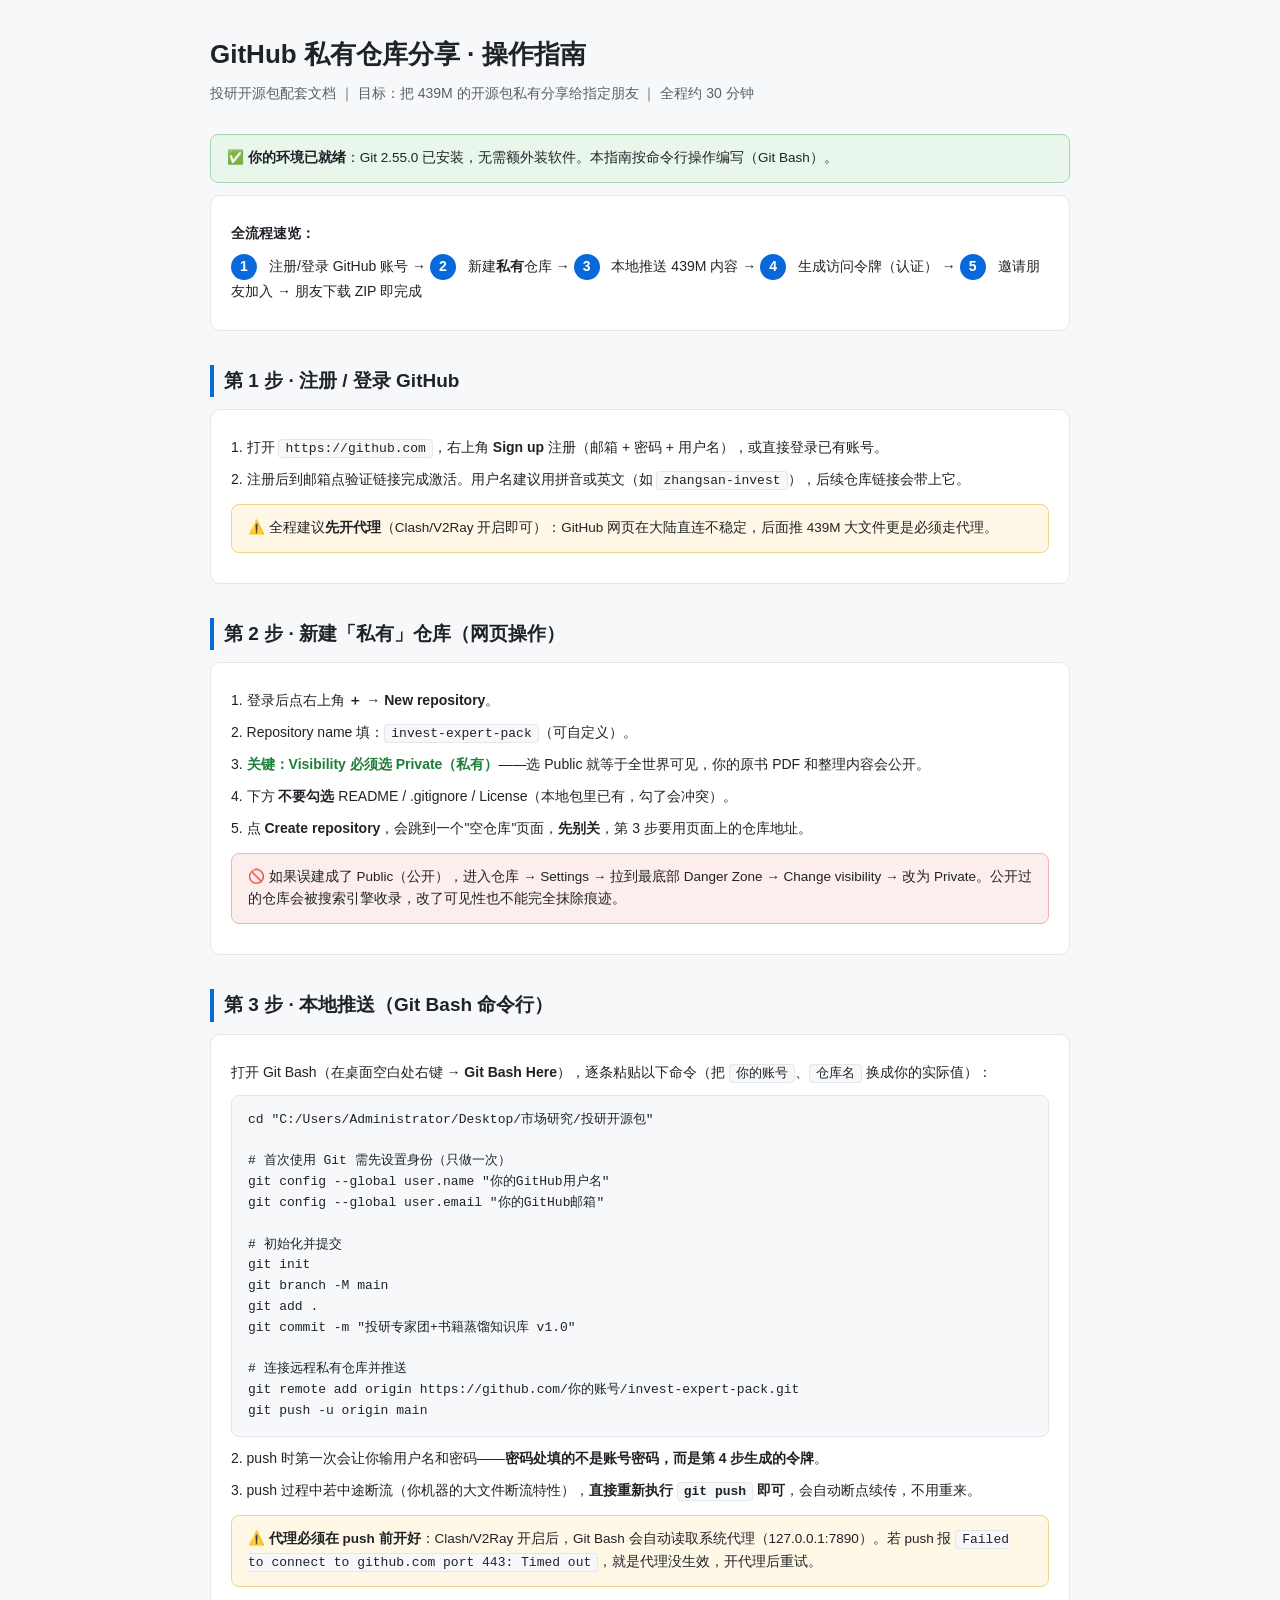
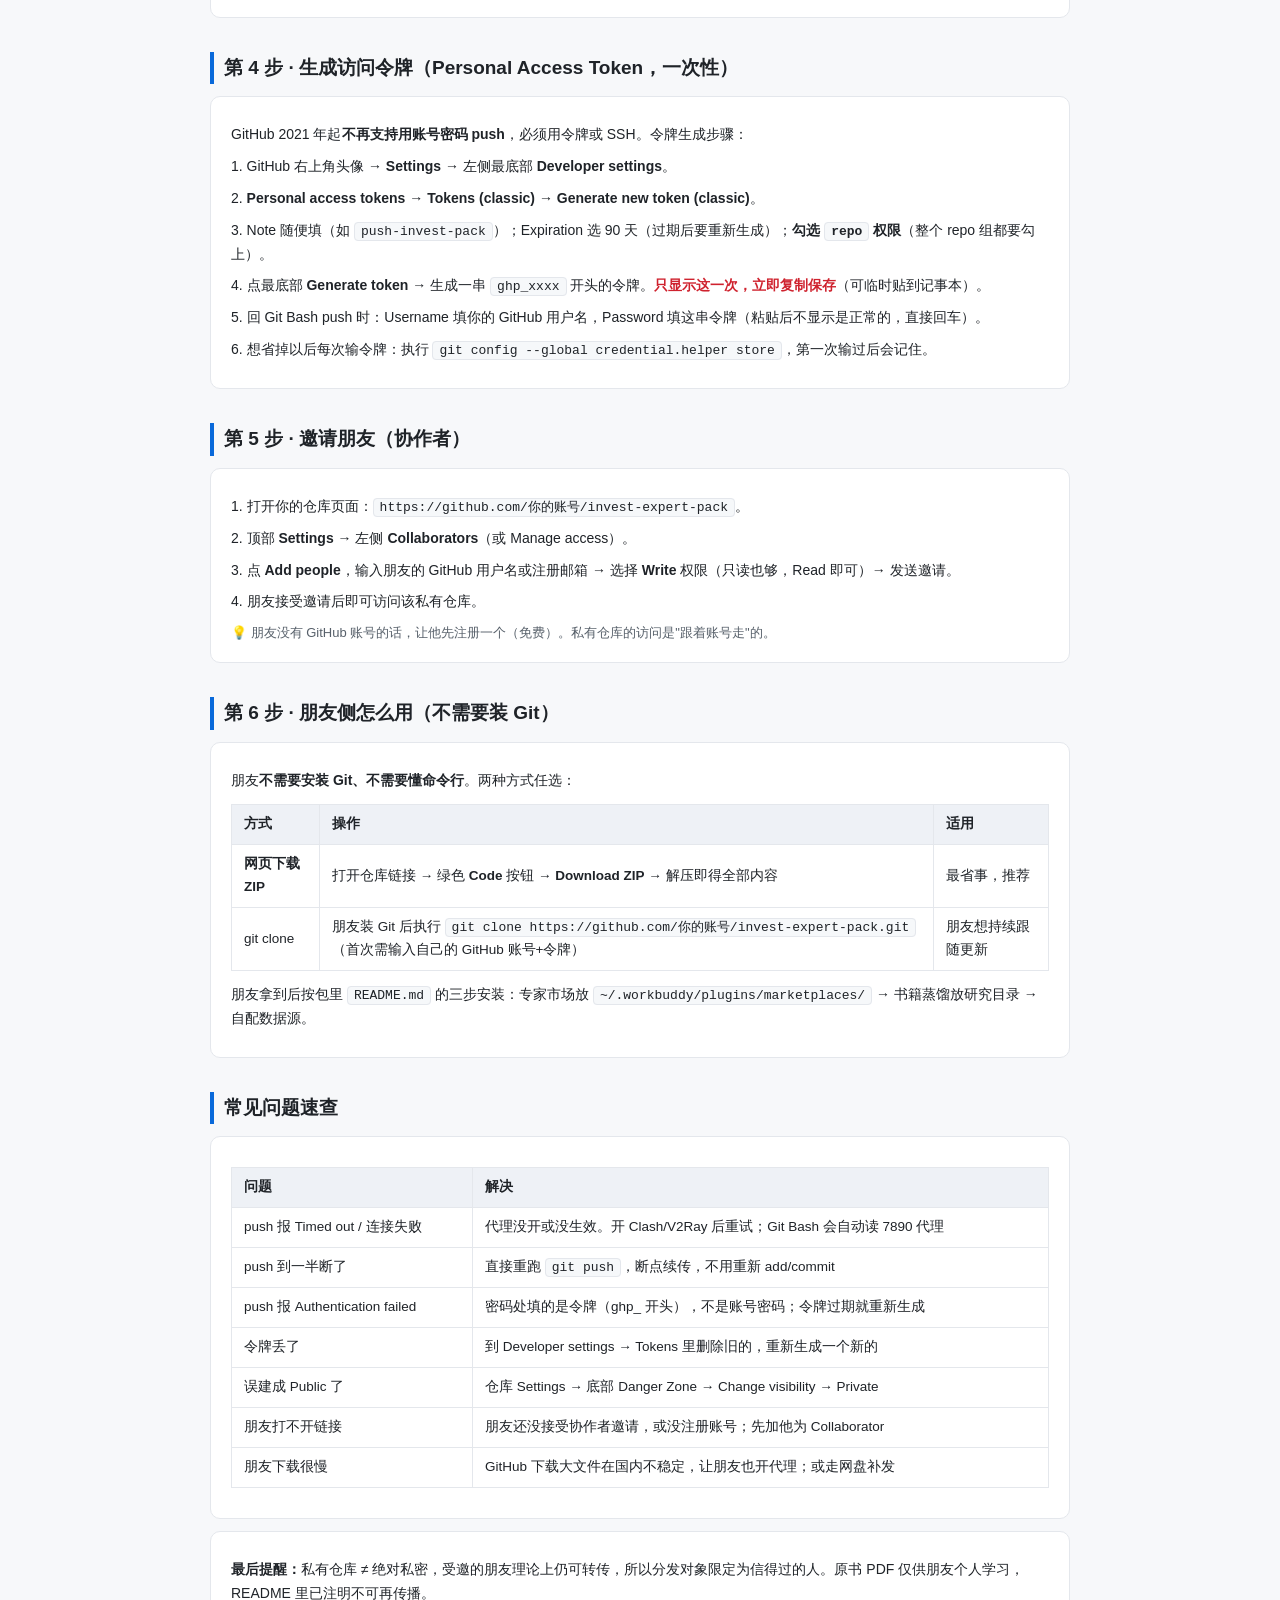
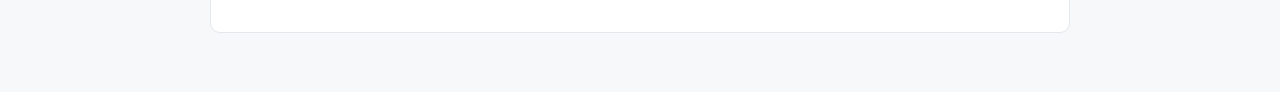
<file: GitHub操作指南.html>
<!DOCTYPE html>
<html lang="zh-CN">
<head>
<meta charset="UTF-8">
<meta name="viewport" content="width=device-width, initial-scale=1.0">
<title>GitHub 私有仓库分享 · 操作指南</title>
<style>
  :root { --bg:#f7f8fa; --card:#ffffff; --line:#e4e7ec; --text:#1f2328; --sub:#57606a; --blue:#0969da; --green:#1a7f37; --red:#cf222e; --amber:#9a6700; --code:#f6f8fa; }
  * { margin:0; padding:0; box-sizing:border-box; }
  body { font-family:"Microsoft YaHei","PingFang SC",sans-serif; background:var(--bg); color:var(--text); padding:32px 16px; line-height:1.7; }
  .wrap { max-width:860px; margin:0 auto; }
  h1 { font-size:26px; margin-bottom:6px; }
  .sub { color:var(--sub); font-size:14px; margin-bottom:28px; }
  h2 { font-size:19px; margin:34px 0 12px; padding-left:10px; border-left:4px solid var(--blue); }
  h3 { font-size:15px; margin:16px 0 8px; color:var(--text); }
  p { margin:8px 0; font-size:14px; }
  .card { background:var(--card); border:1px solid var(--line); border-radius:10px; padding:18px 20px; margin:12px 0; }
  code { background:var(--code); border:1px solid var(--line); border-radius:4px; padding:1px 6px; font-family:Consolas,"Courier New",monospace; font-size:13px; }
  pre { background:var(--code); border:1px solid var(--line); border-radius:8px; padding:14px 16px; overflow-x:auto; margin:10px 0; font-size:13px; line-height:1.6; }
  pre code { background:none; border:none; padding:0; }
  table { width:100%; border-collapse:collapse; margin:12px 0; font-size:13.5px; }
  th,td { border:1px solid var(--line); padding:8px 12px; text-align:left; }
  th { background:#eef1f6; font-weight:600; }
  .warn { background:#fff8e6; border:1px solid #f0d48a; border-radius:8px; padding:12px 16px; margin:12px 0; font-size:13.5px; }
  .ok { background:#e8f6ec; border:1px solid #a5d6b3; border-radius:8px; padding:12px 16px; margin:12px 0; font-size:13.5px; }
  .danger { background:#fdeeee; border:1px solid #f0b4b8; border-radius:8px; padding:12px 16px; margin:12px 0; font-size:13.5px; }
  .step { display:inline-flex; align-items:center; justify-content:center; width:26px; height:26px; border-radius:50%; background:var(--blue); color:#fff; font-weight:700; font-size:14px; margin-right:8px; }
  .note { color:var(--sub); font-size:13px; }
  .key { color:var(--green); font-weight:600; }
  .risk { color:var(--red); font-weight:600; }
</style>
</head>
<body>
<div class="wrap">
  <h1>GitHub 私有仓库分享 · 操作指南</h1>
  <div class="sub">投研开源包配套文档 ｜ 目标：把 439M 的开源包私有分享给指定朋友 ｜ 全程约 30 分钟</div>

  <div class="ok">✅ <b>你的环境已就绪</b>：Git 2.55.0 已安装，无需额外装软件。本指南按命令行操作编写（Git Bash）。</div>

  <div class="card">
    <p><b>全流程速览：</b></p>
    <p><span class="step">1</span> 注册/登录 GitHub 账号 → <span class="step">2</span> 新建<b>私有</b>仓库 → <span class="step">3</span> 本地推送 439M 内容 → <span class="step">4</span> 生成访问令牌（认证） → <span class="step">5</span> 邀请朋友加入 → 朋友下载 ZIP 即完成</p>
  </div>

  <h2>第 1 步 · 注册 / 登录 GitHub</h2>
  <div class="card">
    <p>1. 打开 <code>https://github.com</code>，右上角 <b>Sign up</b> 注册（邮箱 + 密码 + 用户名），或直接登录已有账号。</p>
    <p>2. 注册后到邮箱点验证链接完成激活。用户名建议用拼音或英文（如 <code>zhangsan-invest</code>），后续仓库链接会带上它。</p>
    <div class="warn">⚠️ 全程建议<b>先开代理</b>（Clash/V2Ray 开启即可）：GitHub 网页在大陆直连不稳定，后面推 439M 大文件更是必须走代理。</div>
  </div>

  <h2>第 2 步 · 新建「私有」仓库（网页操作）</h2>
  <div class="card">
    <p>1. 登录后点右上角 <b>＋</b> → <b>New repository</b>。</p>
    <p>2. Repository name 填：<code>invest-expert-pack</code>（可自定义）。</p>
    <p>3. <b class="key">关键：Visibility 必须选 Private（私有）</b>——选 Public 就等于全世界可见，你的原书 PDF 和整理内容会公开。</p>
    <p>4. 下方 <b>不要勾选</b> README / .gitignore / License（本地包里已有，勾了会冲突）。</p>
    <p>5. 点 <b>Create repository</b>，会跳到一个"空仓库"页面，<b>先别关</b>，第 3 步要用页面上的仓库地址。</p>
    <div class="danger">🚫 如果误建成了 Public（公开），进入仓库 → Settings → 拉到最底部 Danger Zone → Change visibility → 改为 Private。公开过的仓库会被搜索引擎收录，改了可见性也不能完全抹除痕迹。</div>
  </div>

  <h2>第 3 步 · 本地推送（Git Bash 命令行）</h2>
  <div class="card">
    <p>打开 Git Bash（在桌面空白处右键 → <b>Git Bash Here</b>），逐条粘贴以下命令（把 <code>你的账号</code>、<code>仓库名</code> 换成你的实际值）：</p>
    <pre><code>cd "C:/Users/Administrator/Desktop/市场研究/投研开源包"

# 首次使用 Git 需先设置身份（只做一次）
git config --global user.name "你的GitHub用户名"
git config --global user.email "你的GitHub邮箱"

# 初始化并提交
git init
git branch -M main
git add .
git commit -m "投研专家团+书籍蒸馏知识库 v1.0"

# 连接远程私有仓库并推送
git remote add origin https://github.com/你的账号/invest-expert-pack.git
git push -u origin main</code></pre>
    <p>2. push 时第一次会让你输用户名和密码——<b>密码处填的不是账号密码，而是第 4 步生成的令牌</b>。</p>
    <p>3. push 过程中若中途断流（你机器的大文件断流特性），<b>直接重新执行 <code>git push</code> 即可</b>，会自动断点续传，不用重来。</p>
    <div class="warn">⚠️ <b>代理必须在 push 前开好</b>：Clash/V2Ray 开启后，Git Bash 会自动读取系统代理（127.0.0.1:7890）。若 push 报 <code>Failed to connect to github.com port 443: Timed out</code>，就是代理没生效，开代理后重试。</div>
  </div>

  <h2>第 4 步 · 生成访问令牌（Personal Access Token，一次性）</h2>
  <div class="card">
    <p>GitHub 2021 年起<b>不再支持用账号密码 push</b>，必须用令牌或 SSH。令牌生成步骤：</p>
    <p>1. GitHub 右上角头像 → <b>Settings</b> → 左侧最底部 <b>Developer settings</b>。</p>
    <p>2. <b>Personal access tokens</b> → <b>Tokens (classic)</b> → <b>Generate new token (classic)</b>。</p>
    <p>3. Note 随便填（如 <code>push-invest-pack</code>）；Expiration 选 90 天（过期后要重新生成）；<b>勾选 <code>repo</code> 权限</b>（整个 repo 组都要勾上）。</p>
    <p>4. 点最底部 <b>Generate token</b> → 生成一串 <code>ghp_xxxx</code> 开头的令牌。<b class="risk">只显示这一次，立即复制保存</b>（可临时贴到记事本）。</p>
    <p>5. 回 Git Bash push 时：Username 填你的 GitHub 用户名，Password 填这串令牌（粘贴后不显示是正常的，直接回车）。</p>
    <p>6. 想省掉以后每次输令牌：执行 <code>git config --global credential.helper store</code>，第一次输过后会记住。</p>
  </div>

  <h2>第 5 步 · 邀请朋友（协作者）</h2>
  <div class="card">
    <p>1. 打开你的仓库页面：<code>https://github.com/你的账号/invest-expert-pack</code>。</p>
    <p>2. 顶部 <b>Settings</b> → 左侧 <b>Collaborators</b>（或 Manage access）。</p>
    <p>3. 点 <b>Add people</b>，输入朋友的 GitHub 用户名或注册邮箱 → 选择 <b>Write</b> 权限（只读也够，Read 即可）→ 发送邀请。</p>
    <p>4. 朋友接受邀请后即可访问该私有仓库。</p>
    <div class="note">💡 朋友没有 GitHub 账号的话，让他先注册一个（免费）。私有仓库的访问是"跟着账号走"的。</div>
  </div>

  <h2>第 6 步 · 朋友侧怎么用（不需要装 Git）</h2>
  <div class="card">
    <p>朋友<b>不需要安装 Git、不需要懂命令行</b>。两种方式任选：</p>
    <table>
      <tr><th>方式</th><th>操作</th><th>适用</th></tr>
      <tr><td><b>网页下载 ZIP</b></td><td>打开仓库链接 → 绿色 <b>Code</b> 按钮 → <b>Download ZIP</b> → 解压即得全部内容</td><td>最省事，推荐</td></tr>
      <tr><td>git clone</td><td>朋友装 Git 后执行 <code>git clone https://github.com/你的账号/invest-expert-pack.git</code>（首次需输入自己的 GitHub 账号+令牌）</td><td>朋友想持续跟随更新</td></tr>
    </table>
    <p>朋友拿到后按包里 <code>README.md</code> 的三步安装：专家市场放 <code>~/.workbuddy/plugins/marketplaces/</code> → 书籍蒸馏放研究目录 → 自配数据源。</p>
  </div>

  <h2>常见问题速查</h2>
  <div class="card">
    <table>
      <tr><th>问题</th><th>解决</th></tr>
      <tr><td>push 报 Timed out / 连接失败</td><td>代理没开或没生效。开 Clash/V2Ray 后重试；Git Bash 会自动读 7890 代理</td></tr>
      <tr><td>push 到一半断了</td><td>直接重跑 <code>git push</code>，断点续传，不用重新 add/commit</td></tr>
      <tr><td>push 报 Authentication failed</td><td>密码处填的是令牌（ghp_ 开头），不是账号密码；令牌过期就重新生成</td></tr>
      <tr><td>令牌丢了</td><td>到 Developer settings → Tokens 里删除旧的，重新生成一个新的</td></tr>
      <tr><td>误建成 Public 了</td><td>仓库 Settings → 底部 Danger Zone → Change visibility → Private</td></tr>
      <tr><td>朋友打不开链接</td><td>朋友还没接受协作者邀请，或没注册账号；先加他为 Collaborator</td></tr>
      <tr><td>朋友下载很慢</td><td>GitHub 下载大文件在国内不稳定，让朋友也开代理；或走网盘补发</td></tr>
    </table>
  </div>

  <div class="card">
    <p><b>最后提醒：</b>私有仓库 ≠ 绝对私密，受邀的朋友理论上仍可转传，所以分发对象限定为信得过的人。原书 PDF 仅供朋友个人学习，README 里已注明不可再传播。</p>
  </div>
</div>
</body>
</html>
</file>
